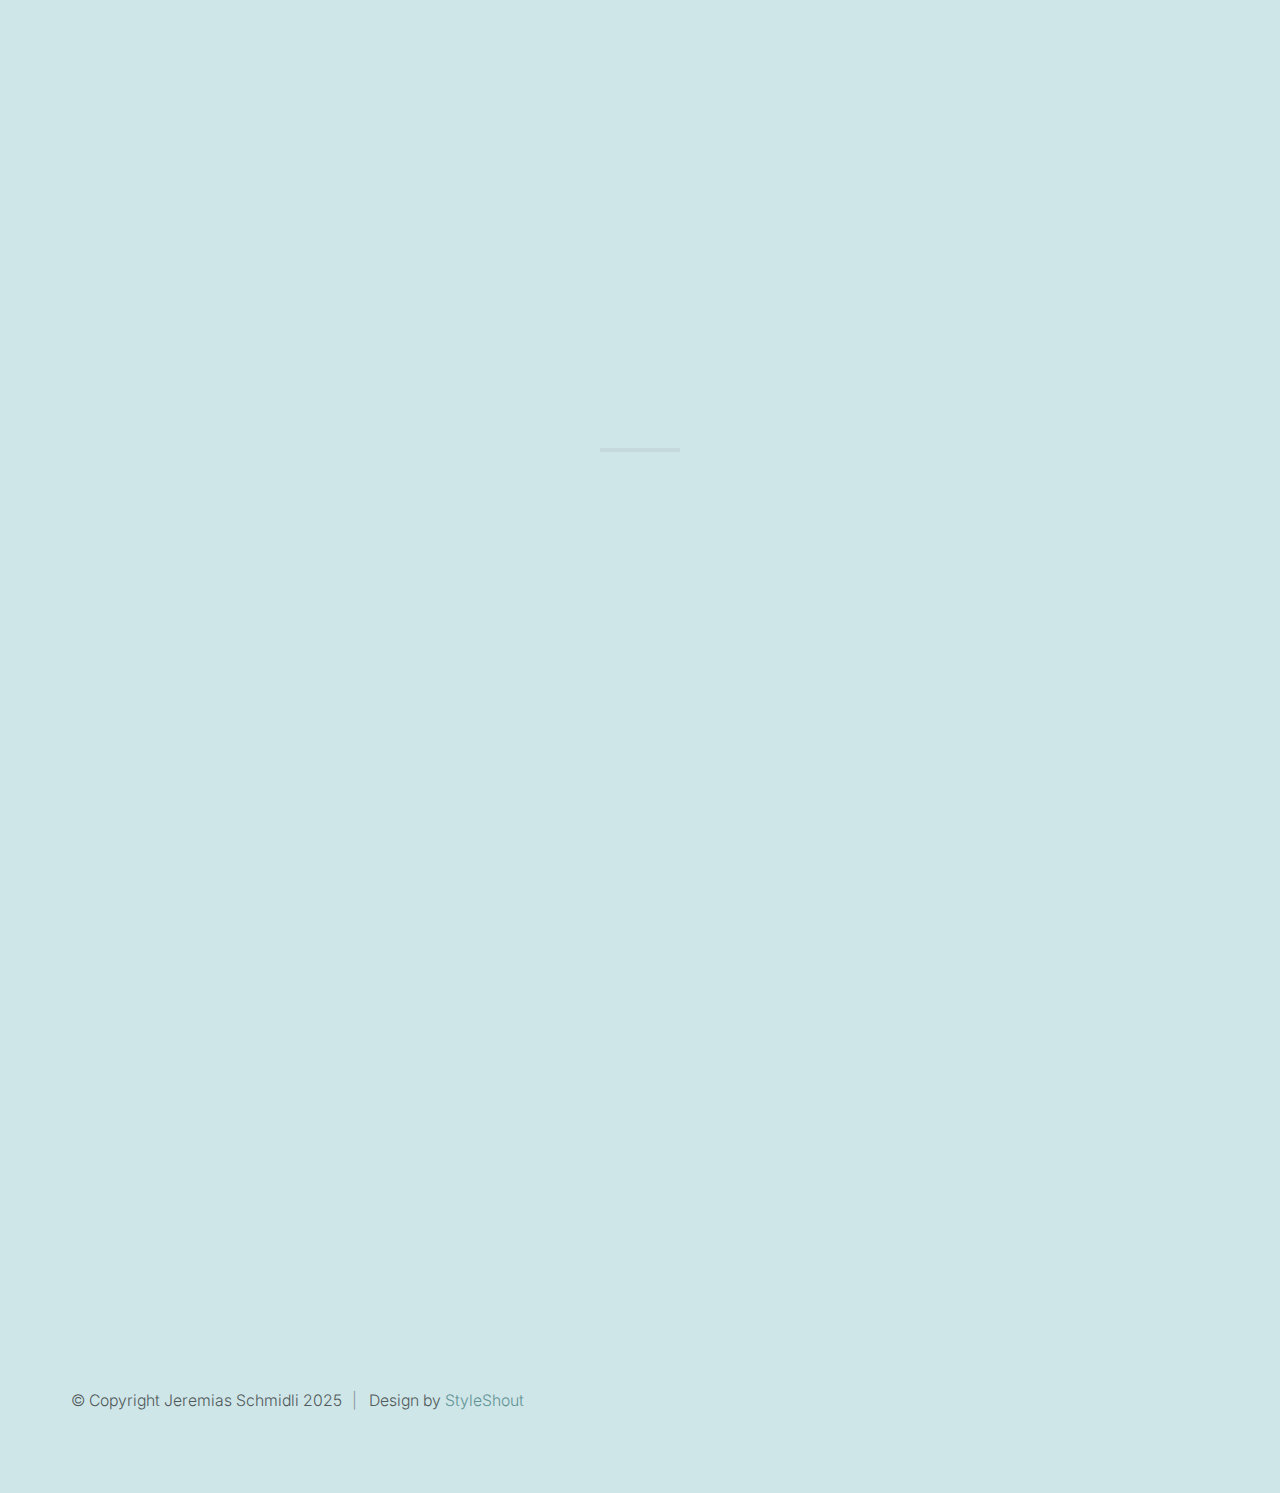
<file: index.html>
<!DOCTYPE html>
<html lang="en" class="no-js" >
<head>

    <!--- basic page needs
    ================================================== -->
    <meta charset="utf-8">
    <meta name="viewport" content="width=device-width, initial-scale=1">
    <title>Jeremias Schmidli</title>

    <script>
        document.documentElement.classList.remove('no-js');
        document.documentElement.classList.add('js');
    </script>

    <!-- CSS
    ================================================== -->
    <link rel="stylesheet" href="css/vendor.css">
    <link rel="stylesheet" href="css/styles.css">

    <!-- favicons
    ================================================== -->
    <link rel="apple-touch-icon" sizes="180x180" href="apple-touch-icon.png">
    <link rel="icon" type="image/png" sizes="32x32" href="favicon-32x32.png">
    <link rel="icon" type="image/png" sizes="16x16" href="favicon-16x16.png">
    <link rel="manifest" href="site.webmanifest">

</head>


<body id="top">


    <!-- preloader
    ================================================== -->
    <div id="preloader">
        <div id="loader" class="line"></div>
    </div>


    <!-- page wrap
    ================================================== -->
    <div id="page" class="s-pagewrap">


        <!-- # site header 
        ================================================== -->
        <header id="masthead" class="s-header">

             <div class="s-header__block">
                <div class="s-header__branding">
                    <p class="site-title">
                        <a href="index.html" rel="home">Jeremias Schmidli</a>
                    </p>
                </div>

                <a class="s-header__menu-toggle" href="#0"><span>Menu</span></a>
            </div> <!-- end s-header__block -->

            <div class="row s-header__nav-wrap">

                <nav class="s-header__nav">
                    <ul>

                    </ul>
                </nav> <!-- end s-header__nav -->



            </div> <!-- end s-header__nav-wrap -->

        </header> <!-- end s-header -->


        <!-- intro
        ================================================== -->
        <section id="intro" class="s-intro">

            <div class="row">
                <div class="column lg-12 s-intro__content">

                    <div class="s-intro__text">
                        <h1 class="s-intro__text-huge animate-on-load">
                            Jeremias Schmidli
                        </h1>
                        <h3 class="animate-on-load">Pianist   Composer   Educator</h3>
                    </div>

                    <div class="s-intro__bg"></div>

                </div>
            </div>

        </section> <!-- end s-intro -->


     

        <!-- # site footer
        ================================================== -->
        <footer id="colophon" class="s-footer">

            

            <div class="row s-footer__bottom">
                <div class="column ss-copyright">
                    <span>© Copyright Jeremias Schmidli 2025</span> 
                    <span>Design by <a href="https://www.styleshout.com/">StyleShout</a></span>
                </div>

                <div class="ss-go-top">
                    <a class="smoothscroll" title="Back to Top" href="#top">
                        <svg xmlns="http://www.w3.org/2000/svg" width="24" height="24" viewBox="0 0 24 24" style="fill: rgba(0, 0, 0, 1);transform: ;msFilter:;"><path d="M6 4h12v2H6zm5 10v6h2v-6h5l-6-6-6 6z"></path></svg>
                    </a>
                </div>
            </div> <!-- end s-footer__bottom-->

        </footer> <!-- end s-footer -->

    </div> <!-- end s-pagewrap -->


    <!-- photoswipe background
    ================================================== -->
    <div aria-hidden="true" class="pswp" role="dialog" tabindex="-1">

        <div class="pswp__bg"></div>
        <div class="pswp__scroll-wrap">

            <div class="pswp__container">
                <div class="pswp__item"></div>
                <div class="pswp__item"></div>
                <div class="pswp__item"></div>
            </div>

            <div class="pswp__ui pswp__ui--hidden">
                <div class="pswp__top-bar">
                    <div class="pswp__counter"></div><button class="pswp__button pswp__button--close" title="Close (Esc)"></button> <button class="pswp__button pswp__button--share" title=
                    "Share"></button> <button class="pswp__button pswp__button--fs" title="Toggle fullscreen"></button> <button class="pswp__button pswp__button--zoom" title=
                    "Zoom in/out"></button>
                    <div class="pswp__preloader">
                        <div class="pswp__preloader__icn">
                            <div class="pswp__preloader__cut">
                                <div class="pswp__preloader__donut"></div>
                            </div>
                        </div>
                    </div>
                </div>
                <div class="pswp__share-modal pswp__share-modal--hidden pswp__single-tap">
                    <div class="pswp__share-tooltip"></div>
                </div><button class="pswp__button pswp__button--arrow--left" title="Previous (arrow left)"></button> <button class="pswp__button pswp__button--arrow--right" title=
                "Next (arrow right)"></button>
                <div class="pswp__caption">
                    <div class="pswp__caption__center"></div>
                </div>
            </div>

        </div>

    </div> <!-- end photoSwipe background -->


    <!-- Java Script
    ================================================== -->
    <script src="js/plugins.js"></script>
    <script src="js/main.js"></script>

</body>
</html>
</file>
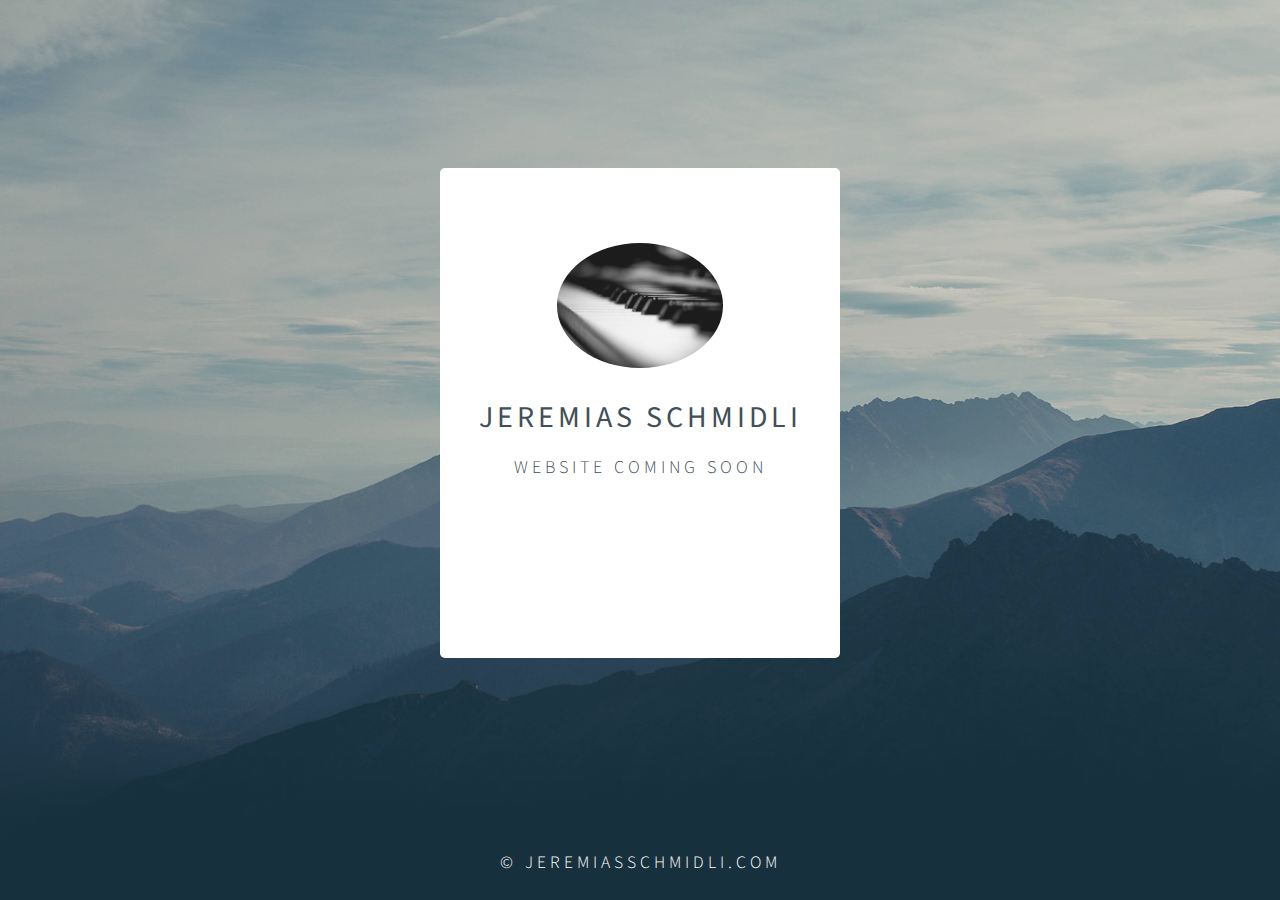
<file: Archiv/index.html>
<!DOCTYPE html>
<html lang="en">
<head>
    <meta charset="UTF-8">
    <meta name="viewport" content="width=device-width, initial-scale=1.0">
    <meta http-equiv="X-UA-Compatible" content="ie=edge">
    <title>Jeremias Schmidli</title>

    <link rel="icon" href="https://html5rocket.github.io/assets/img/favicon.ico">
    <link rel="stylesheet" href="assets/css/main.css">

    <link href="https://fonts.googleapis.com/css?family=Source+Sans+Pro:200,300,400" rel="stylesheet">
</head>
<body>
    <div class="main">
        <section class="photo">
            <img src="assets/img/piano.jpg" alt="Photo">
        </section>
        <section class="info">
            <h1 class="name">Jeremias Schmidli</h1>
            <h2>Website coming soon</h2>
        </section>
<!--         <section class="links">
            <a href="https://webelieveinhyperspace.bandcamp.com">
                <svg xmlns="http://www.w3.org/2000/svg" height="16" width="16" viewBox="0 0 512 512"><path d="M256 8C119 8 8 119 8 256S119 504 256 504 504 393 504 256 393 8 256 8zm48.2 326.1h-181L207.9 178h181z"/></svg>
            </a
            ><a href="https://www.instagram.com/webelieveinhyperspace">
                <svg xmlns="http://www.w3.org/2000/svg" height="16" width="14" viewBox="0 0 448 512"><path d="M224.1 141c-63.6 0-114.9 51.3-114.9 114.9s51.3 114.9 114.9 114.9S339 319.5 339 255.9 287.7 141 224.1 141zm0 189.6c-41.1 0-74.7-33.5-74.7-74.7s33.5-74.7 74.7-74.7 74.7 33.5 74.7 74.7-33.6 74.7-74.7 74.7zm146.4-194.3c0 14.9-12 26.8-26.8 26.8-14.9 0-26.8-12-26.8-26.8s12-26.8 26.8-26.8 26.8 12 26.8 26.8zm76.1 27.2c-1.7-35.9-9.9-67.7-36.2-93.9-26.2-26.2-58-34.4-93.9-36.2-37-2.1-147.9-2.1-184.9 0-35.8 1.7-67.6 9.9-93.9 36.1s-34.4 58-36.2 93.9c-2.1 37-2.1 147.9 0 184.9 1.7 35.9 9.9 67.7 36.2 93.9s58 34.4 93.9 36.2c37 2.1 147.9 2.1 184.9 0 35.9-1.7 67.7-9.9 93.9-36.2 26.2-26.2 34.4-58 36.2-93.9 2.1-37 2.1-147.8 0-184.8zM398.8 388c-7.8 19.6-22.9 34.7-42.6 42.6-29.5 11.7-99.5 9-132.1 9s-102.7 2.6-132.1-9c-19.6-7.8-34.7-22.9-42.6-42.6-11.7-29.5-9-99.5-9-132.1s-2.6-102.7 9-132.1c7.8-19.6 22.9-34.7 42.6-42.6 29.5-11.7 99.5-9 132.1-9s102.7-2.6 132.1 9c19.6 7.8 34.7 22.9 42.6 42.6 11.7 29.5 9 99.5 9 132.1s2.7 102.7-9 132.1z"/></svg>
            </a
            ><a href="https://www.facebook.com/webelieveinhyperspace/">
                <svg xmlns="http://www.w3.org/2000/svg" width="24" height="24" viewBox="0 0 24 24"><path d="M9 8h-3v4h3v12h5v-12h3.642l.358-4h-4v-1.667c0-.955.192-1.333 1.115-1.333h2.885v-5h-3.808c-3.596 0-5.192 1.583-5.192 4.615v3.385z"/></svg>
            </a>
        </section> -->
    </div>
    <footer>
        &copy; jeremiasschmidli.com
    </footer>
</body>
</html>
</file>
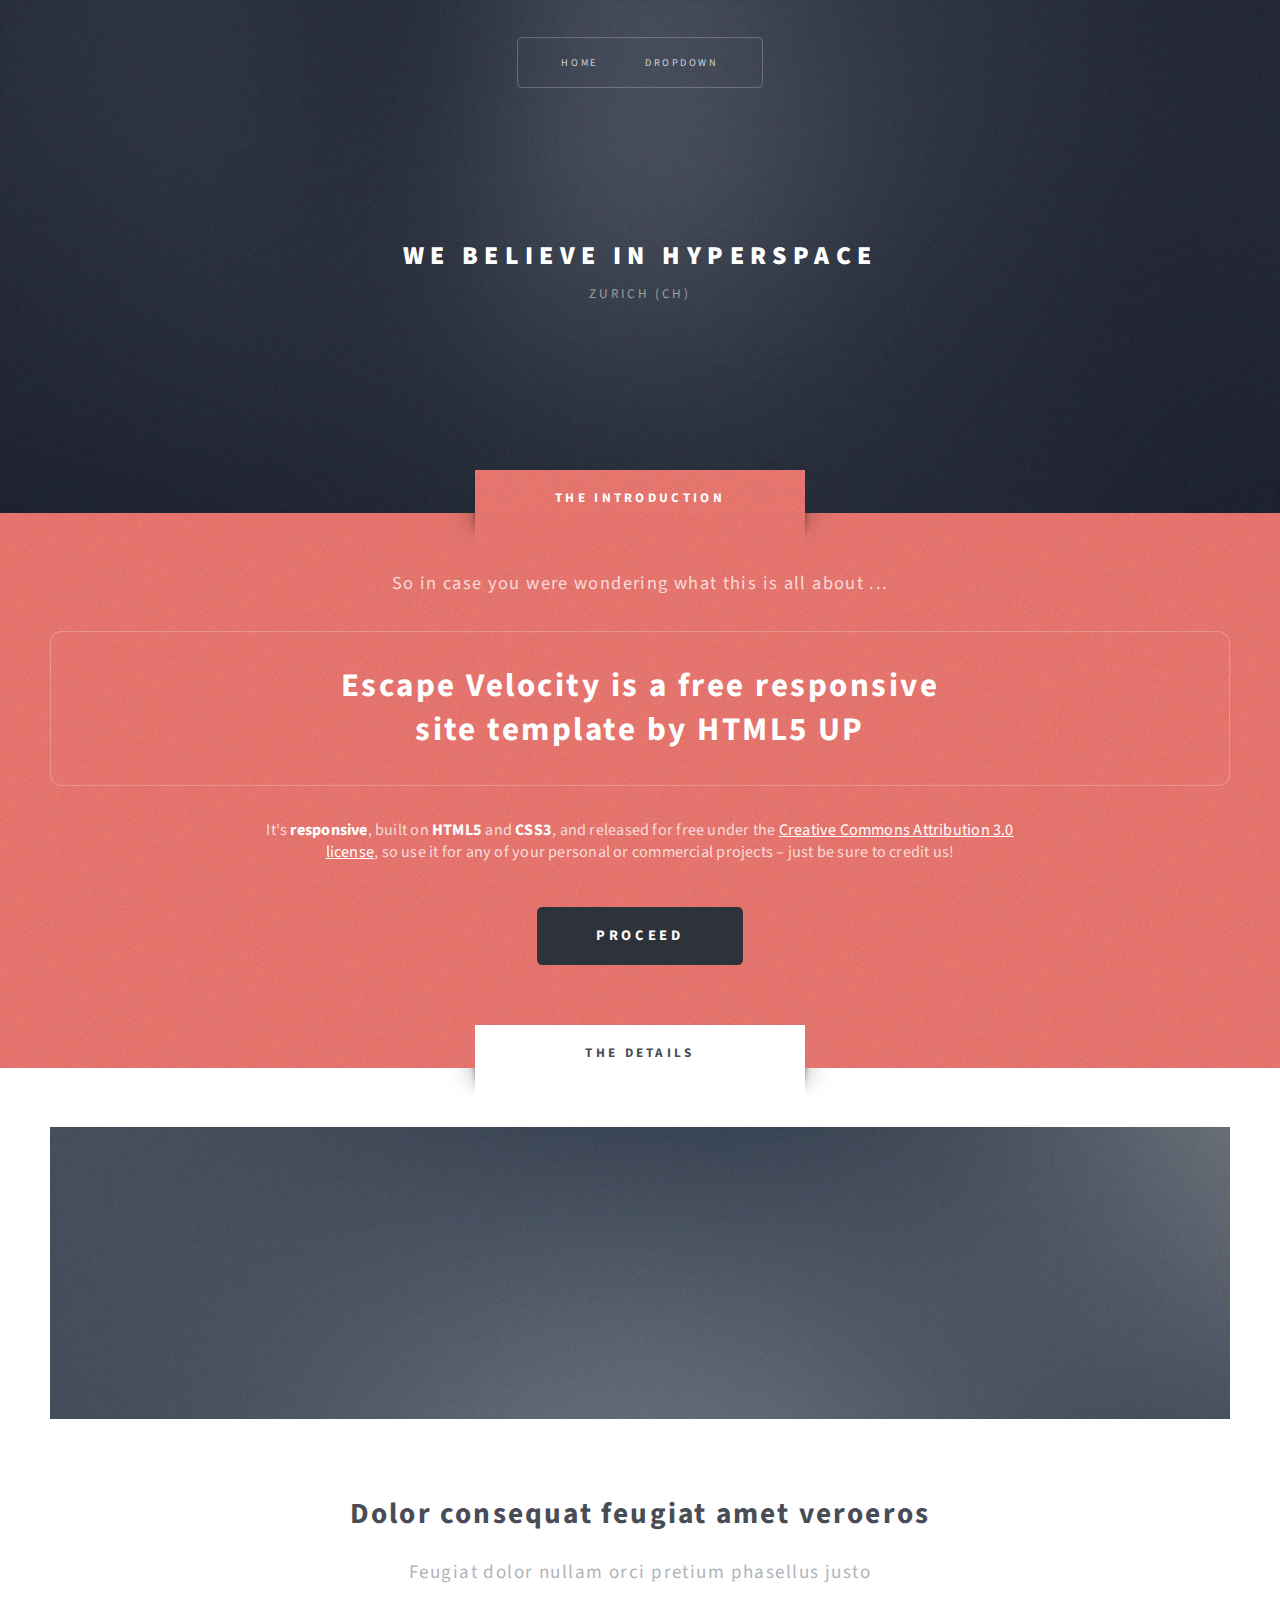
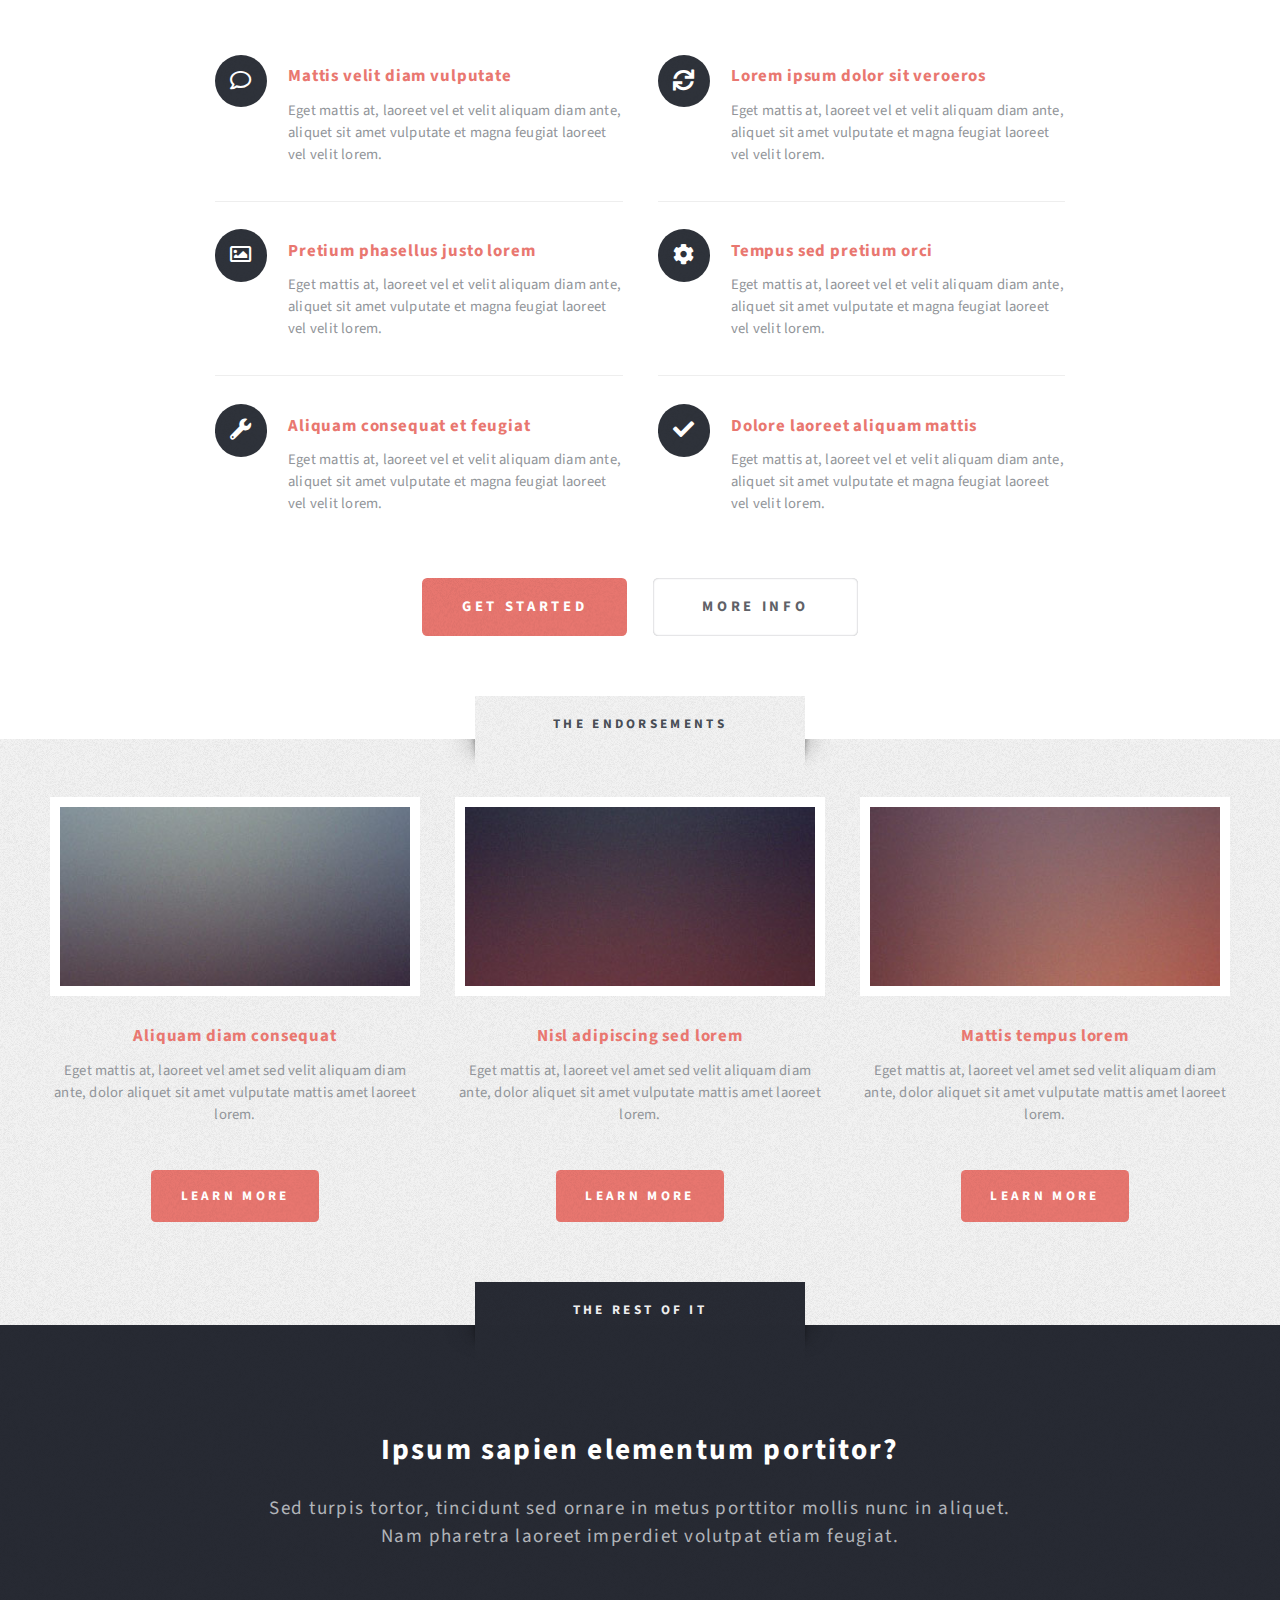
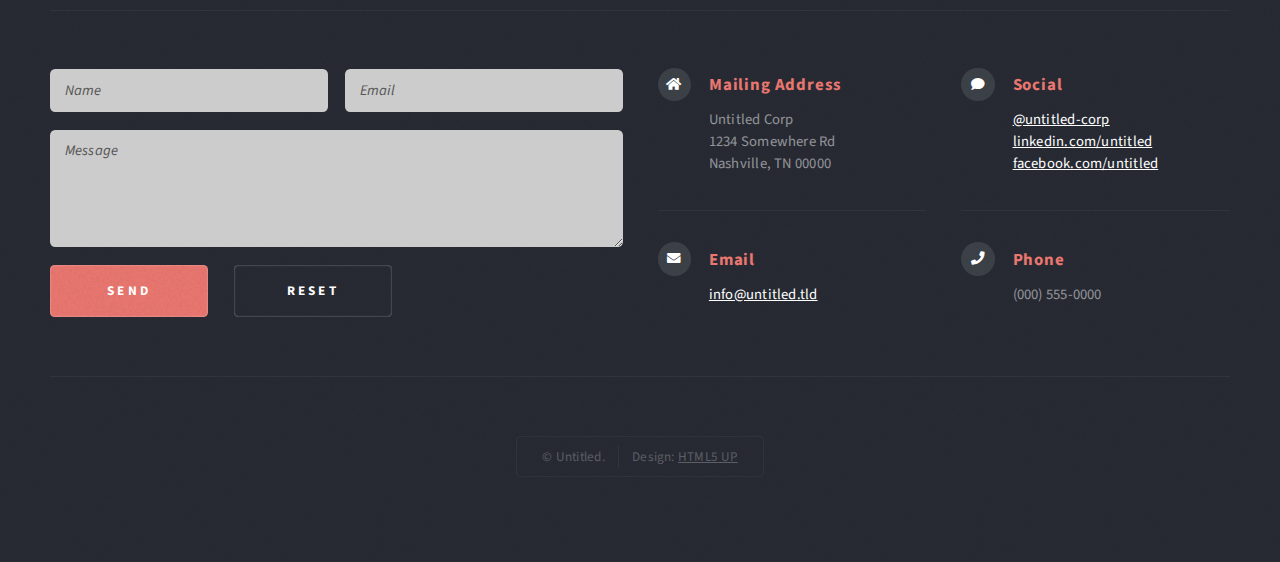
<file: html5up-escape-velocity/index.html>
<!DOCTYPE HTML>
<!--
	Escape Velocity by HTML5 UP
	html5up.net | @ajlkn
	Free for personal and commercial use under the CCA 3.0 license (html5up.net/license)
-->
<html>
	<head>
		<title>We Believe In Hyperspace</title>
		<meta charset="utf-8" />
		<meta name="viewport" content="width=device-width, initial-scale=1, user-scalable=no" />
		<link rel="stylesheet" href="assets/css/main.css" />
	</head>
	<body class="homepage is-preload">
		<div id="page-wrapper">

			<!-- Header -->
				<section id="header" class="wrapper">

					<!-- Logo -->
						<div id="logo">
							<h1><a href="index.html">We Believe In Hyperspace</a></h1>
							<p>Zurich (CH)</p>
						</div>

					<!-- Nav -->
						<nav id="nav">
							<ul>
								<li class="current"><a href="index.html">Home</a></li>
								<li>
									<a href="#">Dropdown</a>
									<ul>
										<li><a href="#">Lorem ipsum</a></li>
										<li><a href="#">Magna veroeros</a></li>
										<li><a href="#">Etiam nisl</a></li>
										<li>
											<a href="#">Sed consequat</a>
											<ul>
												<li><a href="#">Lorem dolor</a></li>
												<li><a href="#">Amet consequat</a></li>
												<li><a href="#">Magna phasellus</a></li>
												<li><a href="#">Etiam nisl</a></li>
												<li><a href="#">Sed feugiat</a></li>
											</ul>
										</li>
										<li><a href="#">Nisl tempus</a></li>
									</ul>
								</li>
<!-- 								<li><a href="left-sidebar.html">Left Sidebar</a></li>
								<li><a href="right-sidebar.html">Right Sidebar</a></li>
								<li><a href="no-sidebar.html">No Sidebar</a></li> -->
							</ul>
						</nav>

				</section>

			<!-- Intro -->
				<section id="intro" class="wrapper style1">
					<div class="title">The Introduction</div>
					<div class="container">
						<p class="style1">So in case you were wondering what this is all about ...</p>
						<p class="style2">
							Escape Velocity is a free responsive<br class="mobile-hide" />
							site template by <a href="http://html5up.net" class="nobr">HTML5 UP</a>
						</p>
						<p class="style3">It's <strong>responsive</strong>, built on <strong>HTML5</strong> and <strong>CSS3</strong>, and released for
						free under the <a href="http://html5up.net/license">Creative Commons Attribution 3.0 license</a>, so use it for any of
						your personal or commercial projects &ndash; just be sure to credit us!</p>
						<ul class="actions">
							<li><a href="#" class="button style3 large">Proceed</a></li>
						</ul>
					</div>
				</section>

			<!-- Main -->
				<section id="main" class="wrapper style2">
					<div class="title">The Details</div>
					<div class="container">

						<!-- Image -->
							<a href="#" class="image featured">
								<img src="images/pic01.jpg" alt="" />
							</a>

						<!-- Features -->
							<section id="features">
								<header class="style1">
									<h2>Dolor consequat feugiat amet veroeros</h2>
									<p>Feugiat dolor nullam orci pretium phasellus justo</p>
								</header>
								<div class="feature-list">
									<div class="row">
										<div class="col-6 col-12-medium">
											<section>
												<h3 class="icon fa-comment">Mattis velit diam vulputate</h3>
												<p>Eget mattis at, laoreet vel et velit aliquam diam ante, aliquet sit amet vulputate et magna feugiat laoreet vel velit lorem.</p>
											</section>
										</div>
										<div class="col-6 col-12-medium">
											<section>
												<h3 class="icon solid fa-sync">Lorem ipsum dolor sit veroeros</h3>
												<p>Eget mattis at, laoreet vel et velit aliquam diam ante, aliquet sit amet vulputate et magna feugiat laoreet vel velit lorem.</p>
											</section>
										</div>
										<div class="col-6 col-12-medium">
											<section>
												<h3 class="icon fa-image">Pretium phasellus justo lorem</h3>
												<p>Eget mattis at, laoreet vel et velit aliquam diam ante, aliquet sit amet vulputate et magna feugiat laoreet vel velit lorem.</p>
											</section>
										</div>
										<div class="col-6 col-12-medium">
											<section>
												<h3 class="icon solid fa-cog">Tempus sed pretium orci</h3>
												<p>Eget mattis at, laoreet vel et velit aliquam diam ante, aliquet sit amet vulputate et magna feugiat laoreet vel velit lorem.</p>
											</section>
										</div>
										<div class="col-6 col-12-medium">
											<section>
												<h3 class="icon solid fa-wrench">Aliquam consequat et feugiat</h3>
												<p>Eget mattis at, laoreet vel et velit aliquam diam ante, aliquet sit amet vulputate et magna feugiat laoreet vel velit lorem.</p>
											</section>
										</div>
										<div class="col-6 col-12-medium">
											<section>
												<h3 class="icon solid fa-check">Dolore laoreet aliquam mattis</h3>
												<p>Eget mattis at, laoreet vel et velit aliquam diam ante, aliquet sit amet vulputate et magna feugiat laoreet vel velit lorem.</p>
											</section>
										</div>
									</div>
								</div>
								<ul class="actions special">
									<li><a href="#" class="button style1 large">Get Started</a></li>
									<li><a href="#" class="button style2 large">More Info</a></li>
								</ul>
							</section>

					</div>
				</section>

			<!-- Highlights -->
				<section id="highlights" class="wrapper style3">
					<div class="title">The Endorsements</div>
					<div class="container">
						<div class="row aln-center">
							<div class="col-4 col-12-medium">
								<section class="highlight">
									<a href="#" class="image featured"><img src="images/pic02.jpg" alt="" /></a>
									<h3><a href="#">Aliquam diam consequat</a></h3>
									<p>Eget mattis at, laoreet vel amet sed velit aliquam diam ante, dolor aliquet sit amet vulputate mattis amet laoreet lorem.</p>
									<ul class="actions">
										<li><a href="#" class="button style1">Learn More</a></li>
									</ul>
								</section>
							</div>
							<div class="col-4 col-12-medium">
								<section class="highlight">
									<a href="#" class="image featured"><img src="images/pic03.jpg" alt="" /></a>
									<h3><a href="#">Nisl adipiscing sed lorem</a></h3>
									<p>Eget mattis at, laoreet vel amet sed velit aliquam diam ante, dolor aliquet sit amet vulputate mattis amet laoreet lorem.</p>
									<ul class="actions">
										<li><a href="#" class="button style1">Learn More</a></li>
									</ul>
								</section>
							</div>
							<div class="col-4 col-12-medium">
								<section class="highlight">
									<a href="#" class="image featured"><img src="images/pic04.jpg" alt="" /></a>
									<h3><a href="#">Mattis tempus lorem</a></h3>
									<p>Eget mattis at, laoreet vel amet sed velit aliquam diam ante, dolor aliquet sit amet vulputate mattis amet laoreet lorem.</p>
									<ul class="actions">
										<li><a href="#" class="button style1">Learn More</a></li>
									</ul>
								</section>
							</div>
						</div>
					</div>
				</section>

			<!-- Footer -->
				<section id="footer" class="wrapper">
					<div class="title">The Rest Of It</div>
					<div class="container">
						<header class="style1">
							<h2>Ipsum sapien elementum portitor?</h2>
							<p>
								Sed turpis tortor, tincidunt sed ornare in metus porttitor mollis nunc in aliquet.<br />
								Nam pharetra laoreet imperdiet volutpat etiam feugiat.
							</p>
						</header>
						<div class="row">
							<div class="col-6 col-12-medium">

								<!-- Contact Form -->
									<section>
										<form method="post" action="#">
											<div class="row gtr-50">
												<div class="col-6 col-12-small">
													<input type="text" name="name" id="contact-name" placeholder="Name" />
												</div>
												<div class="col-6 col-12-small">
													<input type="text" name="email" id="contact-email" placeholder="Email" />
												</div>
												<div class="col-12">
													<textarea name="message" id="contact-message" placeholder="Message" rows="4"></textarea>
												</div>
												<div class="col-12">
													<ul class="actions">
														<li><input type="submit" class="style1" value="Send" /></li>
														<li><input type="reset" class="style2" value="Reset" /></li>
													</ul>
												</div>
											</div>
										</form>
									</section>

							</div>
							<div class="col-6 col-12-medium">

								<!-- Contact -->
									<section class="feature-list small">
										<div class="row">
											<div class="col-6 col-12-small">
												<section>
													<h3 class="icon solid fa-home">Mailing Address</h3>
													<p>
														Untitled Corp<br />
														1234 Somewhere Rd<br />
														Nashville, TN 00000
													</p>
												</section>
											</div>
											<div class="col-6 col-12-small">
												<section>
													<h3 class="icon solid fa-comment">Social</h3>
													<p>
														<a href="#">@untitled-corp</a><br />
														<a href="#">linkedin.com/untitled</a><br />
														<a href="#">facebook.com/untitled</a>
													</p>
												</section>
											</div>
											<div class="col-6 col-12-small">
												<section>
													<h3 class="icon solid fa-envelope">Email</h3>
													<p>
														<a href="#">info@untitled.tld</a>
													</p>
												</section>
											</div>
											<div class="col-6 col-12-small">
												<section>
													<h3 class="icon solid fa-phone">Phone</h3>
													<p>
														(000) 555-0000
													</p>
												</section>
											</div>
										</div>
									</section>

							</div>
						</div>
						<div id="copyright">
							<ul>
								<li>&copy; Untitled.</li><li>Design: <a href="http://html5up.net">HTML5 UP</a></li>
							</ul>
						</div>
					</div>
				</section>

		</div>

		<!-- Scripts -->
			<script src="assets/js/jquery.min.js"></script>
			<script src="assets/js/jquery.dropotron.min.js"></script>
			<script src="assets/js/browser.min.js"></script>
			<script src="assets/js/breakpoints.min.js"></script>
			<script src="assets/js/util.js"></script>
			<script src="assets/js/main.js"></script>

	</body>
</html>
</file>
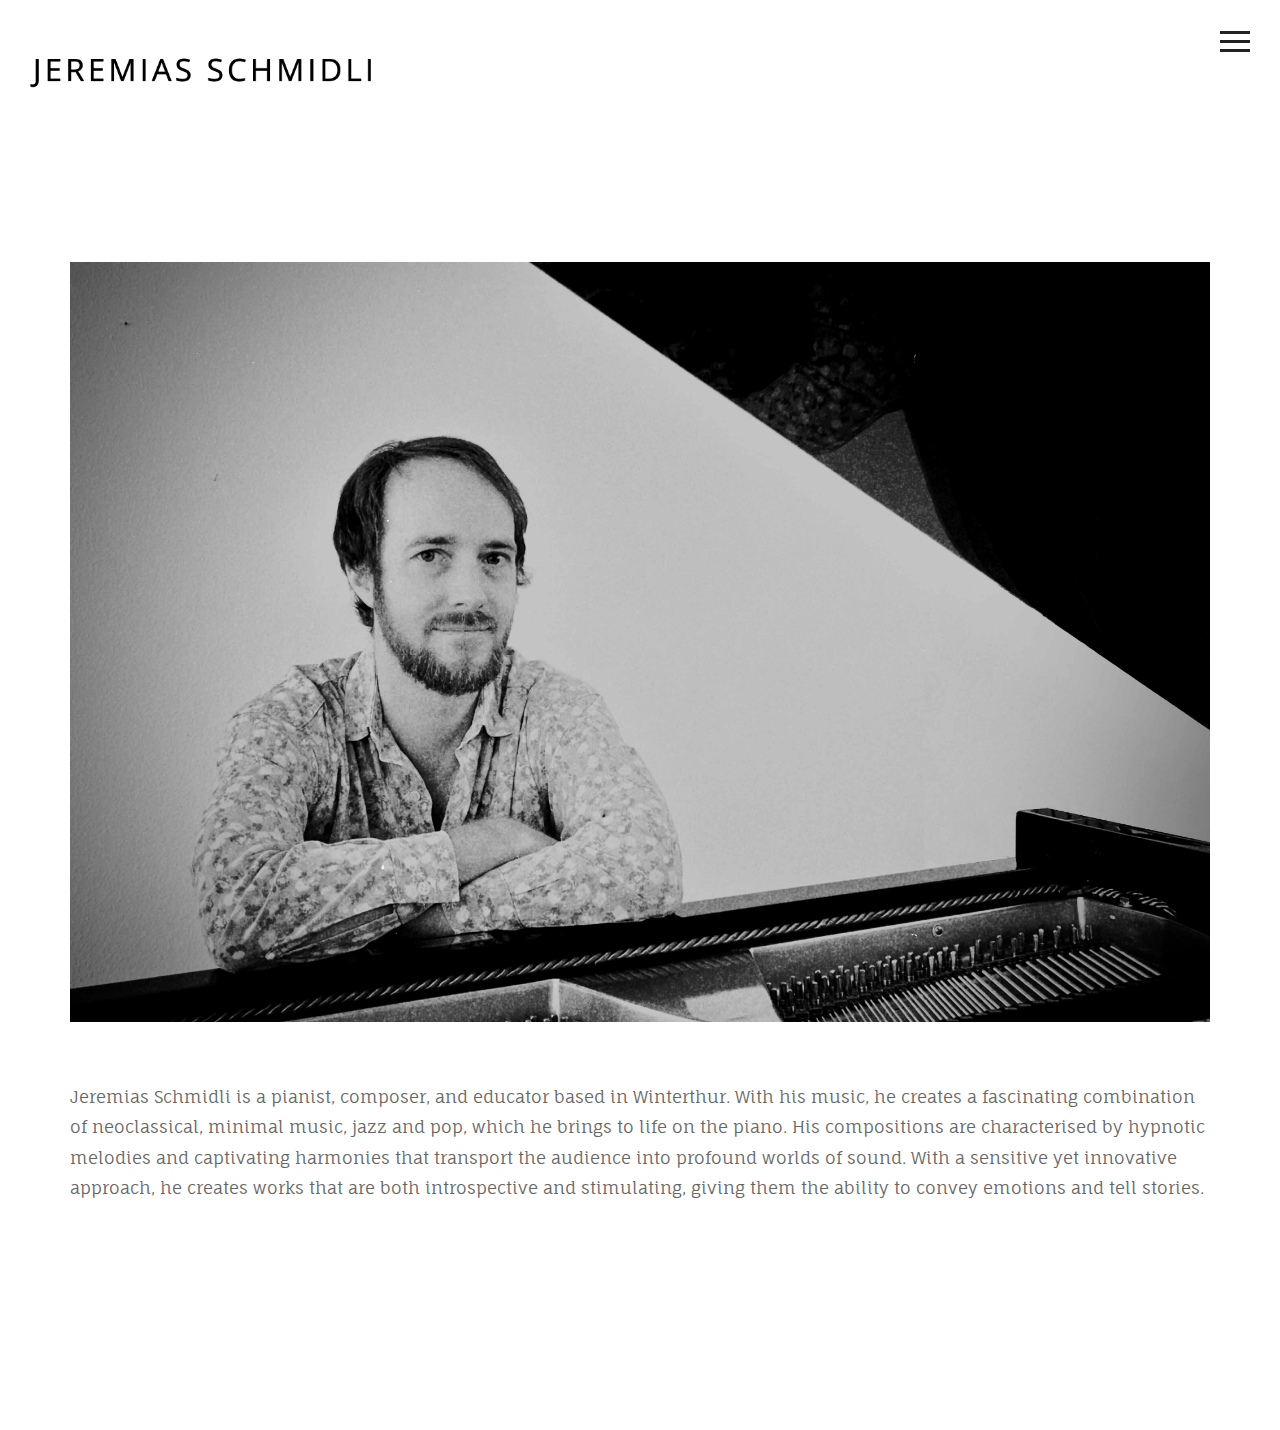
<file: about.html>
<!DOCTYPE html>
<html lang="en">
   <head>
      <meta charset="utf-8">
      <meta http-equiv="X-UA-Compatible" content="IE=edge">
      <meta name="viewport" content="width=device-width, initial-scale=1">
      <meta name="description" content="">
      <meta name="author" content="">
      <title>Jeremias Schmidli - About</title>
      <!-- Css -->
      <link href="css/bootstrap.css" rel="stylesheet">
      <link href="css/style.css" rel="stylesheet">
         <link rel="icon" type="image/png" sizes="32x32" href="/img/favicons/favicon-32x32.png?v=2">
         <link rel="icon" type="image/png" sizes="16x16" href="/img/favicons/favicon-16x16.png?v=2">
         <link rel="icon" href="/img/favicons/favicon.ico?v=2">
         <link rel="apple-touch-icon" sizes="180x180" href="/img/favicons/apple-touch-icon.png?v=2">
         <link rel="manifest" href="/site.webmanifest?v=2">
         <meta name="theme-color" content="#ffffff">
   </head>
   <body>
      <nav class="navbar navbar-default color-fill navbar-fixed-top">
         <div class="col-md-12">
            <div class="nav">
               <button class="btn-nav">
               <span class="icon-bar top"></span>
               <span class="icon-bar middle"></span>
               <span class="icon-bar bottom"></span>
               </button>
            </div>
            <a class="navbar-brand" href="index.html">
            <img class="logo" src="img/logo.png" alt="logo">
            </a>
            <div class="nav-content hideNav hidden">
               <ul class="nav-list vcenter">
                  <li class="nav-item"><a class="item-anchor" href="index.html">Home</a></li>
                  <li class="nav-item"><a class="item-anchor" href="about.html">About</a></li>
                  <li class="nav-item"><a class="item-anchor" href="projects.html">Projects</a></li>
                  <li class="nav-item"><a class="item-anchor" href="portfolio.html">Portfolio</a></li>
                  <li class="nav-item"><a class="item-anchor" href="live.html">Live</a></li>
                  <li class="nav-item"><a class="item-anchor" href="newsletter.html">Newsletter</a></li>
                  <li class="nav-item"><a class="item-anchor" href="contact.html">Contact</a></li>
               </ul>
            </div>
         </div>
      </nav>
      <section id="about">
         <div class="container">
            <div class="row">
               <div class="col-md-12">
                  <img class="img-responsive margin-top-45 margin-bottom-60" src="img/about.jpeg" alt="about" title="photo by Martina Düthorn">
                  <p>
                     Jeremias Schmidli is a pianist, composer, and educator based in Winterthur. With his music, he creates a fascinating combination of neoclassical, minimal music, jazz and pop, which he brings to life on the piano. His compositions are characterised by hypnotic melodies and captivating harmonies that transport the audience into profound worlds of sound. With a sensitive yet innovative approach, he creates works that are both introspective and stimulating, giving them the ability to convey emotions and tell stories.
                  </p>
               </div>
            </div>
            <br>

      </section>
      <!-- script -->
      <script src="js/jquery.js"></script>
      <script src="js/bootstrap.min.js"></script>
      <script src="js/modernizr.js"></script>
      <script src="js/script.js"></script>
   </body>  
</html>
</file>
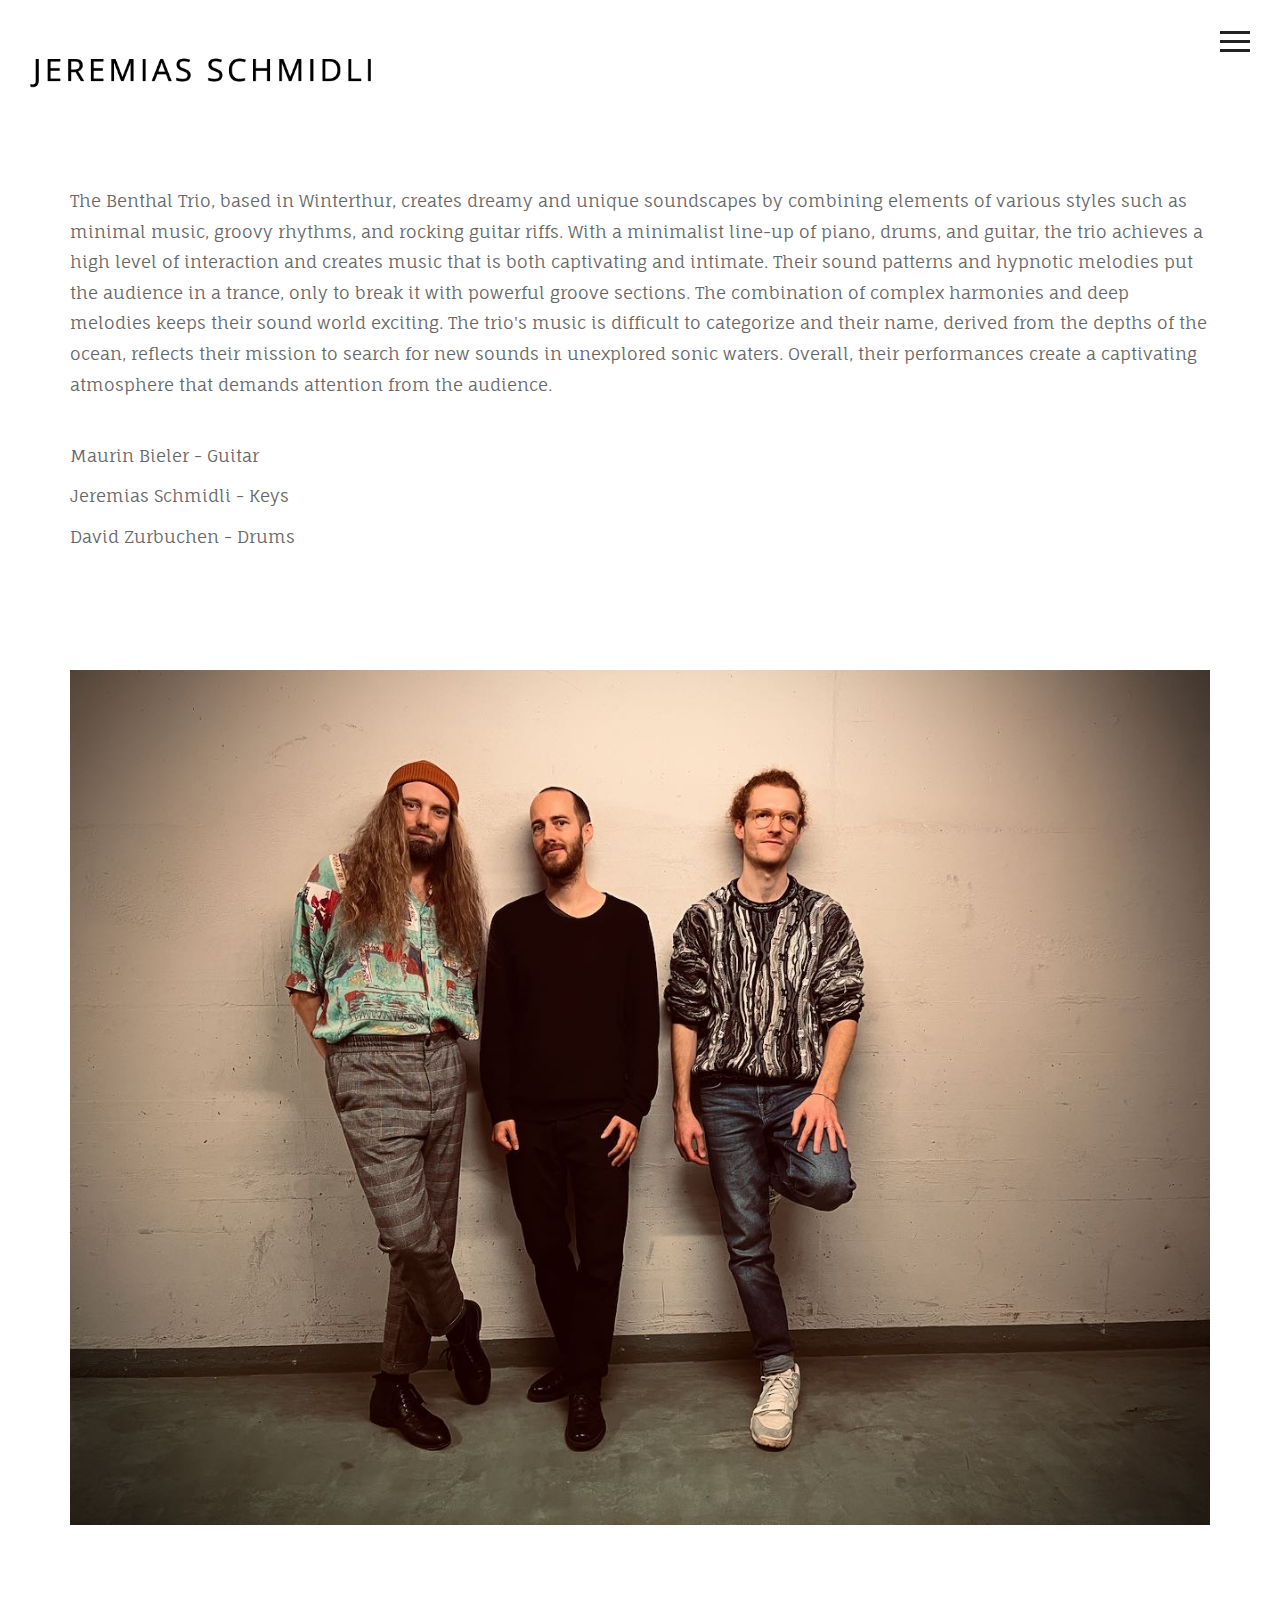
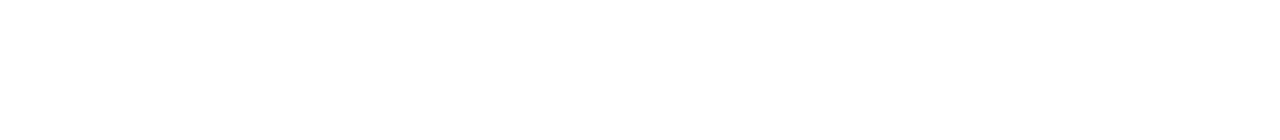
<file: band.html>
<!DOCTYPE html>
<html lang="en">
   <head>
      <meta charset="utf-8">
      <meta http-equiv="X-UA-Compatible" content="IE=edge">
      <meta name="viewport" content="width=device-width, initial-scale=1">
      <meta name="description" content="">
      <meta name="author" content="">
      <title>Jeremias Schmidli - Band</title>
      <!-- Css -->
      <link href="css/bootstrap.css" rel="stylesheet">
      <link href="css/style.css" rel="stylesheet">
      <link rel="icon" type="image/png" sizes="32x32" href="/img/favicons/favicon-32x32.png">
      <link rel="icon" type="image/png" sizes="16x16" href="/img/favicons/favicon-16x16.png">
      <link rel="icon" href="/img/favicons/favicon.ico">
      <link rel="apple-touch-icon" sizes="180x180" href="/img/favicons/apple-touch-icon.png">
      <link rel="manifest" href="/site.webmanifest">
      <meta name="theme-color" content="#ffffff">
   </head>
   <body>
      <nav class="navbar navbar-default color-fill navbar-fixed-top">
         <div class="col-md-12">
            <div class="nav">
               <button class="btn-nav">
               <span class="icon-bar top"></span>
               <span class="icon-bar middle"></span>
               <span class="icon-bar bottom"></span>
               </button>
            </div>
            <a class="navbar-brand" href="index.html">
            <img class="logo" src="img/logo.png" alt="logo">
            </a>
            <div class="nav-content hideNav hidden">
               <ul class="nav-list vcenter">
                  <li class="nav-item"><a class="item-anchor" href="index.html">Home</a></li>
                  <li class="nav-item"><a class="item-anchor" href="band.html">Band</a></li>
                  <li class="nav-item"><a class="item-anchor" href="projects.html">Projects</a></li>
                  <li class="nav-item"><a class="item-anchor" href="live.html">Live</a></li>
                  <li class="nav-item"><a class="item-anchor" href="media.html">Media</a></li>
                  <li class="nav-item"><a class="item-anchor" href="newsletter.html">Newsletter</a></li>
                  <li class="nav-item"><a class="item-anchor" href="contact.html">Contact</a></li>
               </ul>
            </div>
         </div>
      </nav>
      <section id="about">
         <div class="container">
            <div class="row">
               <div class="col-md-12">
                  <p>
                     The Benthal Trio, based in Winterthur, creates dreamy and unique soundscapes by combining elements of various styles such as minimal music, groovy rhythms, and rocking guitar riffs. With a minimalist line-up of piano, drums, and guitar, the trio achieves a high level of interaction and creates music that is both captivating and intimate. Their sound patterns and hypnotic melodies put the audience in a trance, only to break it with powerful groove sections. The combination of complex harmonies and deep melodies keeps their sound world exciting. The trio's music is difficult to categorize and their name, derived from the depths of the ocean, reflects their mission to search for new sounds in unexplored sonic waters. Overall, their performances create a captivating atmosphere that demands attention from the audience.
                     <br>
                     <br>

                  </p>
                  <p>Maurin Bieler - Guitar</p>
                     <p>Jeremias Schmidli - Keys</p>
                     <p>David Zurbuchen - Drums</p>
                  <br>
                  <img class="img-responsive margin-top-45" src="img/band.jpeg" alt="me" title="photo by Martina Düthorn">
               </div>
            </div>
            <br>

      </section>
      <!-- script -->
      <script src="js/jquery.js"></script>
      <script src="js/bootstrap.min.js"></script>
      <script src="js/modernizr.js"></script>
      <script src="js/script.js"></script>
   </body>
</html>
</file>
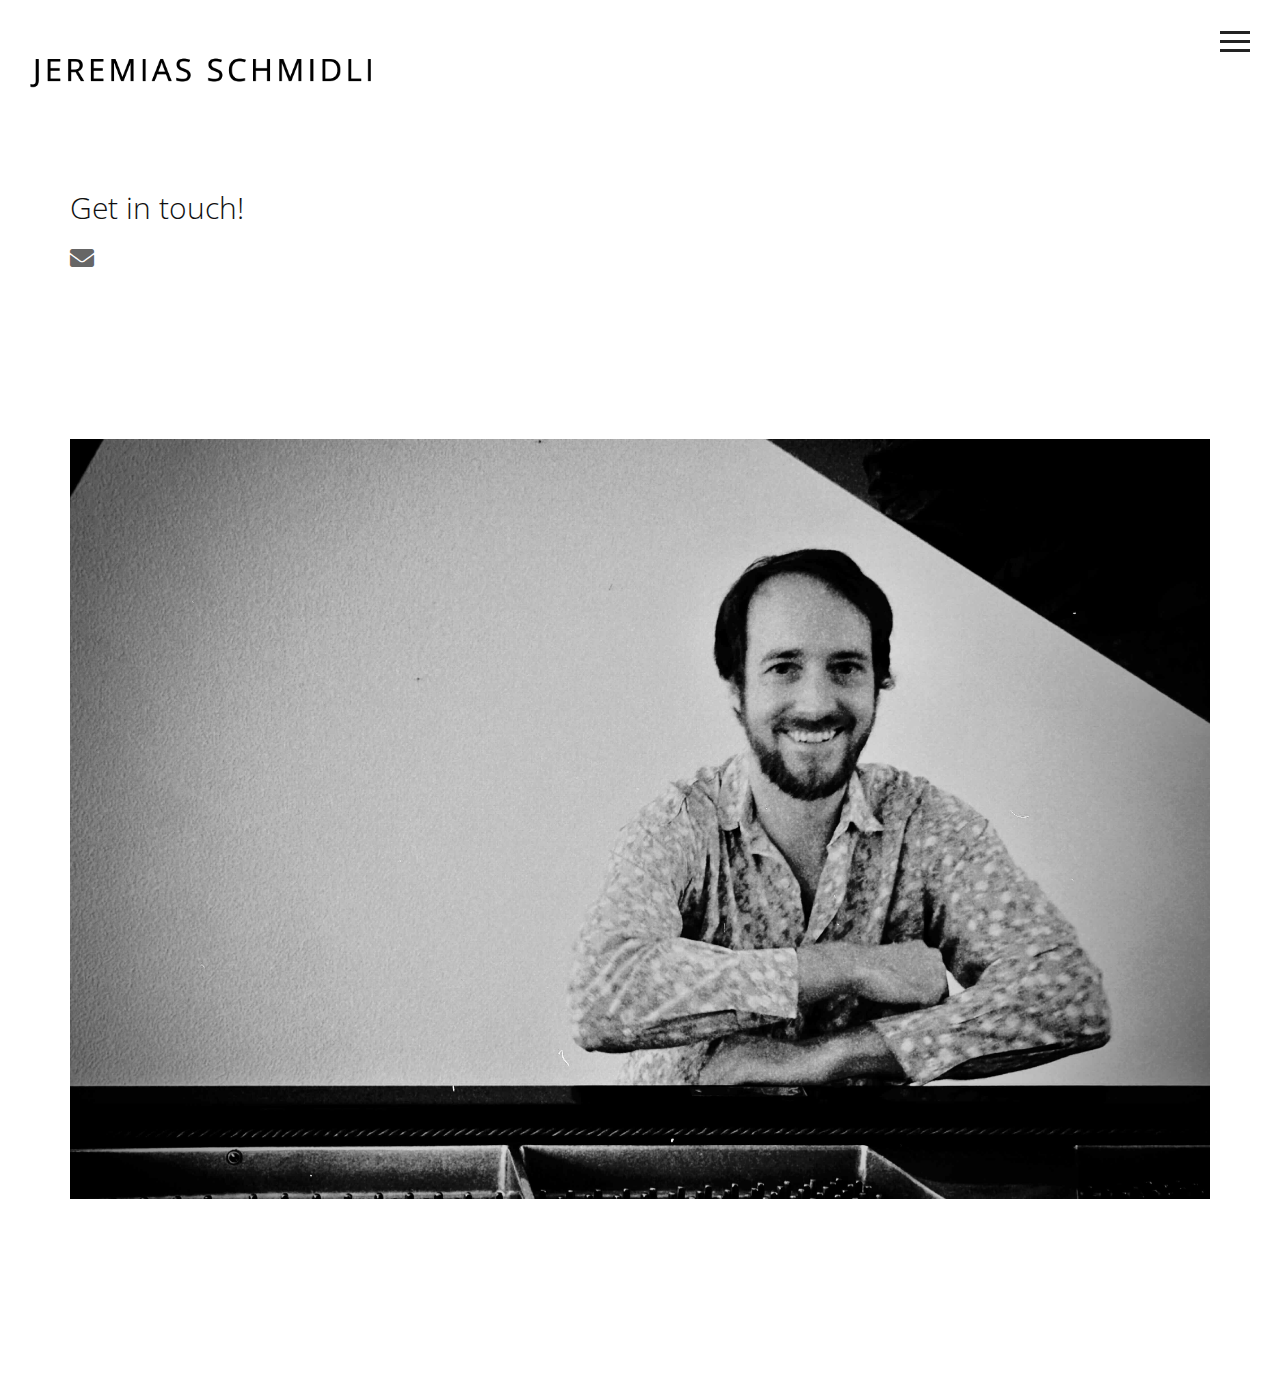
<file: contact.html>
<!DOCTYPE html>
<html lang="en">
   <head>
      <meta charset="utf-8">
      <meta http-equiv="X-UA-Compatible" content="IE=edge">
      <meta name="viewport" content="width=device-width, initial-scale=1">
      <meta name="description" content="">
      <meta name="author" content="">
      <title>Jeremias Schmidli - Contact</title>
      <!-- Css -->
      <link href="css/bootstrap.css" rel="stylesheet">
      <link href="css/style.css" rel="stylesheet">
      <link rel="icon" type="image/png" sizes="32x32" href="/img/favicons/favicon-32x32.png?v=2">
      <link rel="icon" type="image/png" sizes="16x16" href="/img/favicons/favicon-16x16.png?v=2">
      <link rel="icon" href="/img/favicons/favicon.ico?v=2">
      <link rel="apple-touch-icon" sizes="180x180" href="/img/favicons/apple-touch-icon.png?v=2">
      <link rel="manifest" href="/site.webmanifest?v=2">
      <meta name="theme-color" content="#ffffff">
      <link rel="stylesheet" href="https://cdnjs.cloudflare.com/ajax/libs/font-awesome/5.15.3/css/all.min.css">
   </head>
   <body>
      <nav class="navbar navbar-default color-fill navbar-fixed-top">
         <div class="col-md-12">
            <div class="nav">
               <button class="btn-nav">
               <span class="icon-bar top"></span>
               <span class="icon-bar middle"></span>
               <span class="icon-bar bottom"></span>
               </button>
            </div>
            <a class="navbar-brand" href="index.html">
            <img class="logo" src="img/logo.png" alt="logo">
            </a>
            <div class="nav-content hideNav hidden">
               <ul class="nav-list vcenter">
                  <li class="nav-item"><a class="item-anchor" href="index.html">Home</a></li>
                  <li class="nav-item"><a class="item-anchor" href="about.html">About</a></li>
                  <li class="nav-item"><a class="item-anchor" href="projects.html">Projects</a></li>
                  <li class="nav-item"><a class="item-anchor" href="portfolio.html">Portfolio</a></li>
                  <li class="nav-item"><a class="item-anchor" href="live.html">Live</a></li>
                  <li class="nav-item"><a class="item-anchor" href="newsletter.html">Newsletter</a></li>
                  <li class="nav-item"><a class="item-anchor" href="contact.html">Contact</a></li>
               </ul>
            </div>
         </div>
      </nav>

      <section>
         <div class="container">
            <div class="row">
               <div class="col-md-12">
                  <h2>
                     Get in touch! 
                  </h2>
                  <script type="text/javascript">
                     function decode(a) {
                     return a.replace(/[a-zA-Z]/g, function(c){
                     return String.fromCharCode((c <= "Z" ? 90 : 122) >= (c = c.charCodeAt(0) + 13) ? c : c - 26);
                     })
                     }; 
                     function openMailer(element) {
                     // decode and set a proper mailto: link, and update the displayed label
                     var decoded = decode("pbagnpg@wrerzvnffpuzvqyv.pbz");
                     element.setAttribute("href", "mailto:" + decoded);
                     element.removeAttribute("onclick");
                     var label = element.querySelector('.label');
                     if(label) label.textContent = "Open email software";
                     };
                  </script>
                  <h3>
                     <a id="email" href="" class="fas fa-envelope" onclick="openMailer(this);"><span class="label">Mail: please click</span></a>
                  </h3>
               </div>
            </div>
            <div class="row margin-top-45">
               <div class="col-md-12">
                  <img class="img-responsive margin-top-45" src="img/contact.jpeg" alt="contact" title="photo by Martina Düthorn">
               </div>
            </div>
         </div>
         </div>
      </section>
      <!-- script -->
      <script src="js/jquery.js"></script>
      <script src="js/bootstrap.min.js"></script>
      <script src="js/modernizr.js"></script>
      <script src="js/script.js"></script>
   </body>
</html>
</file>
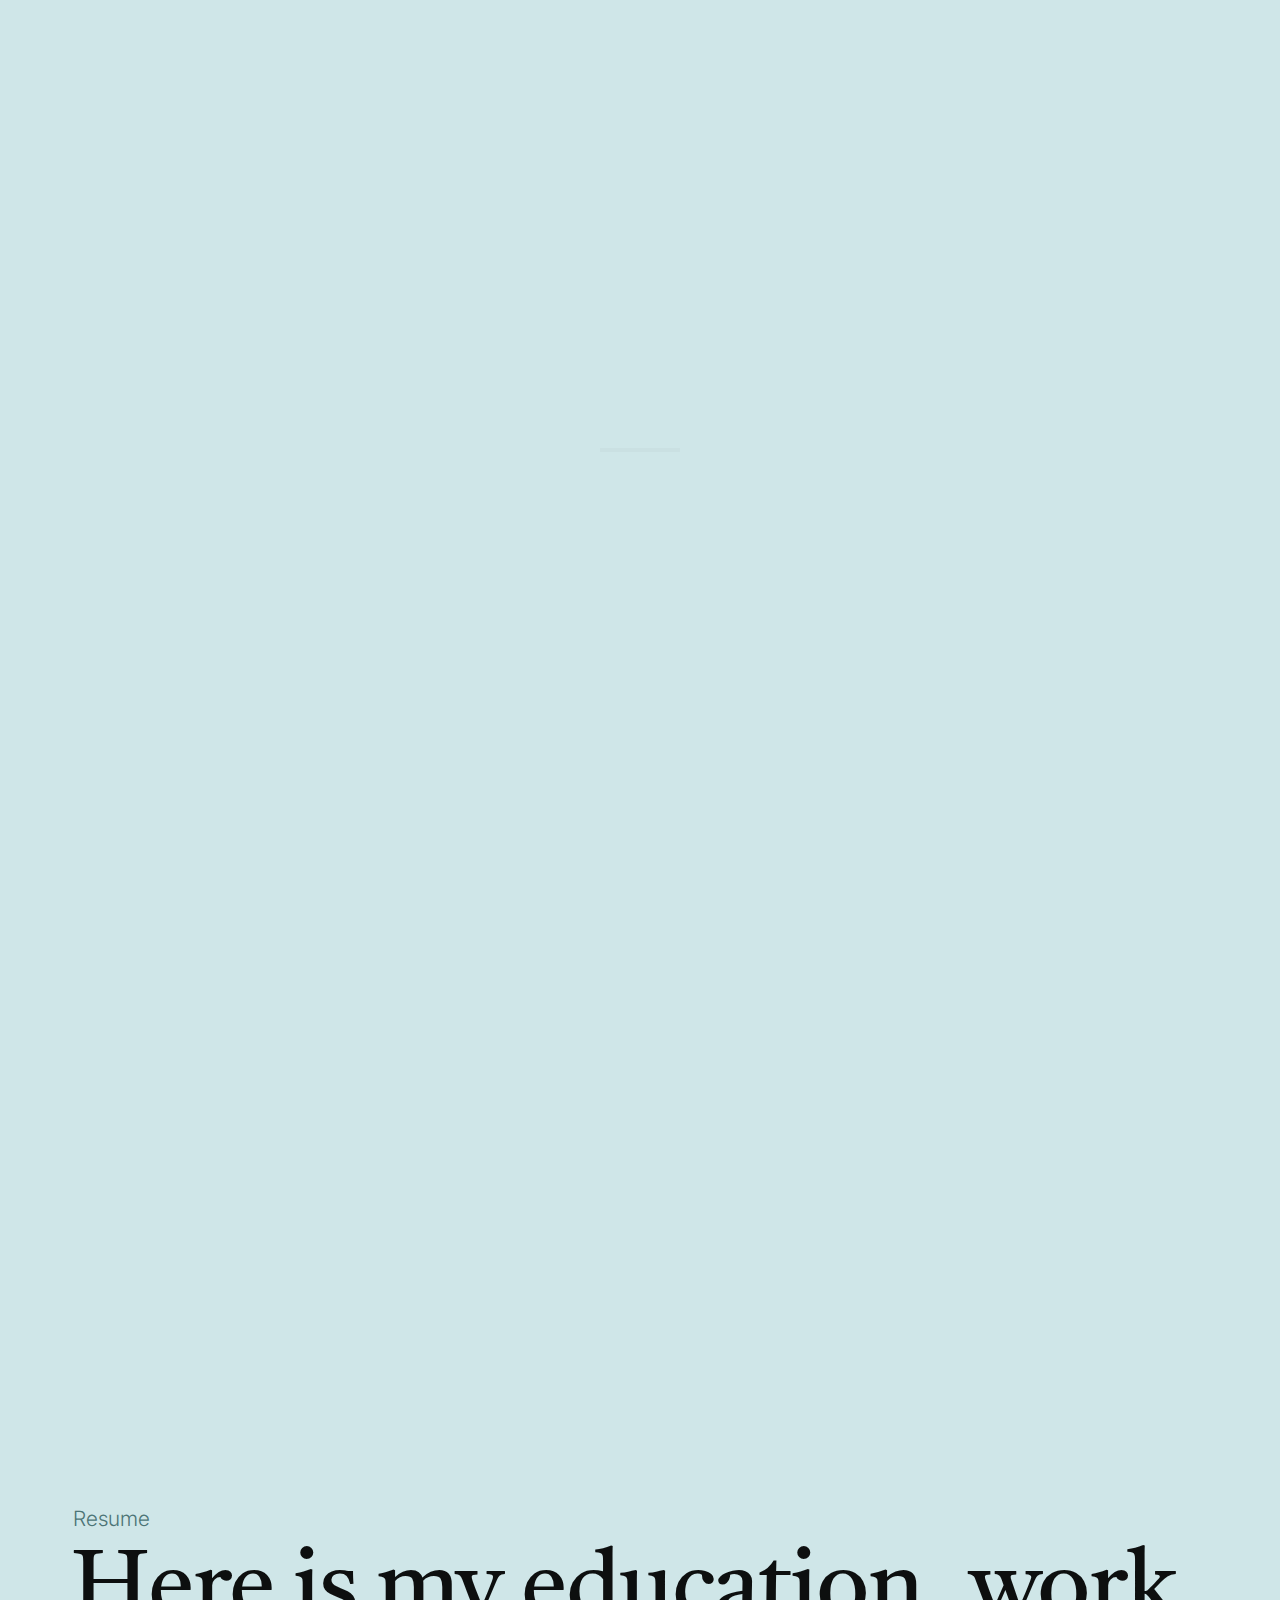
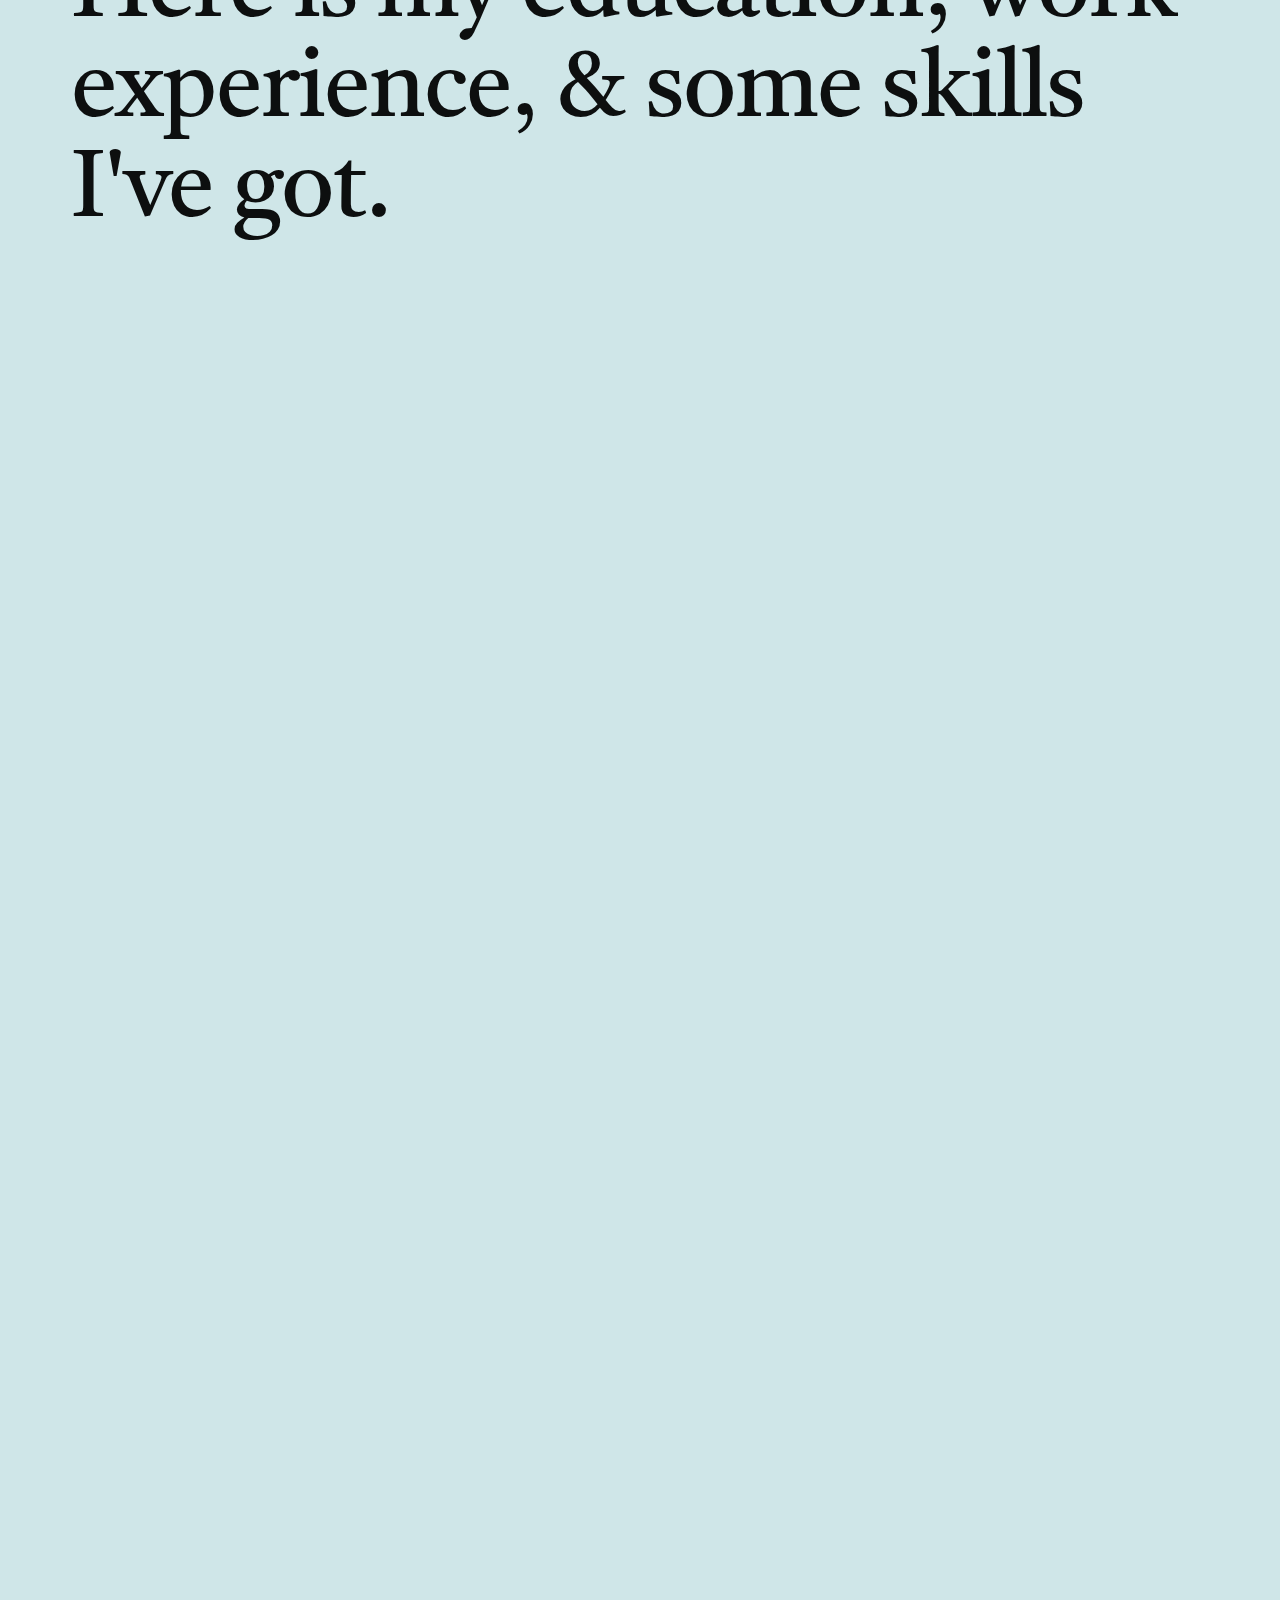
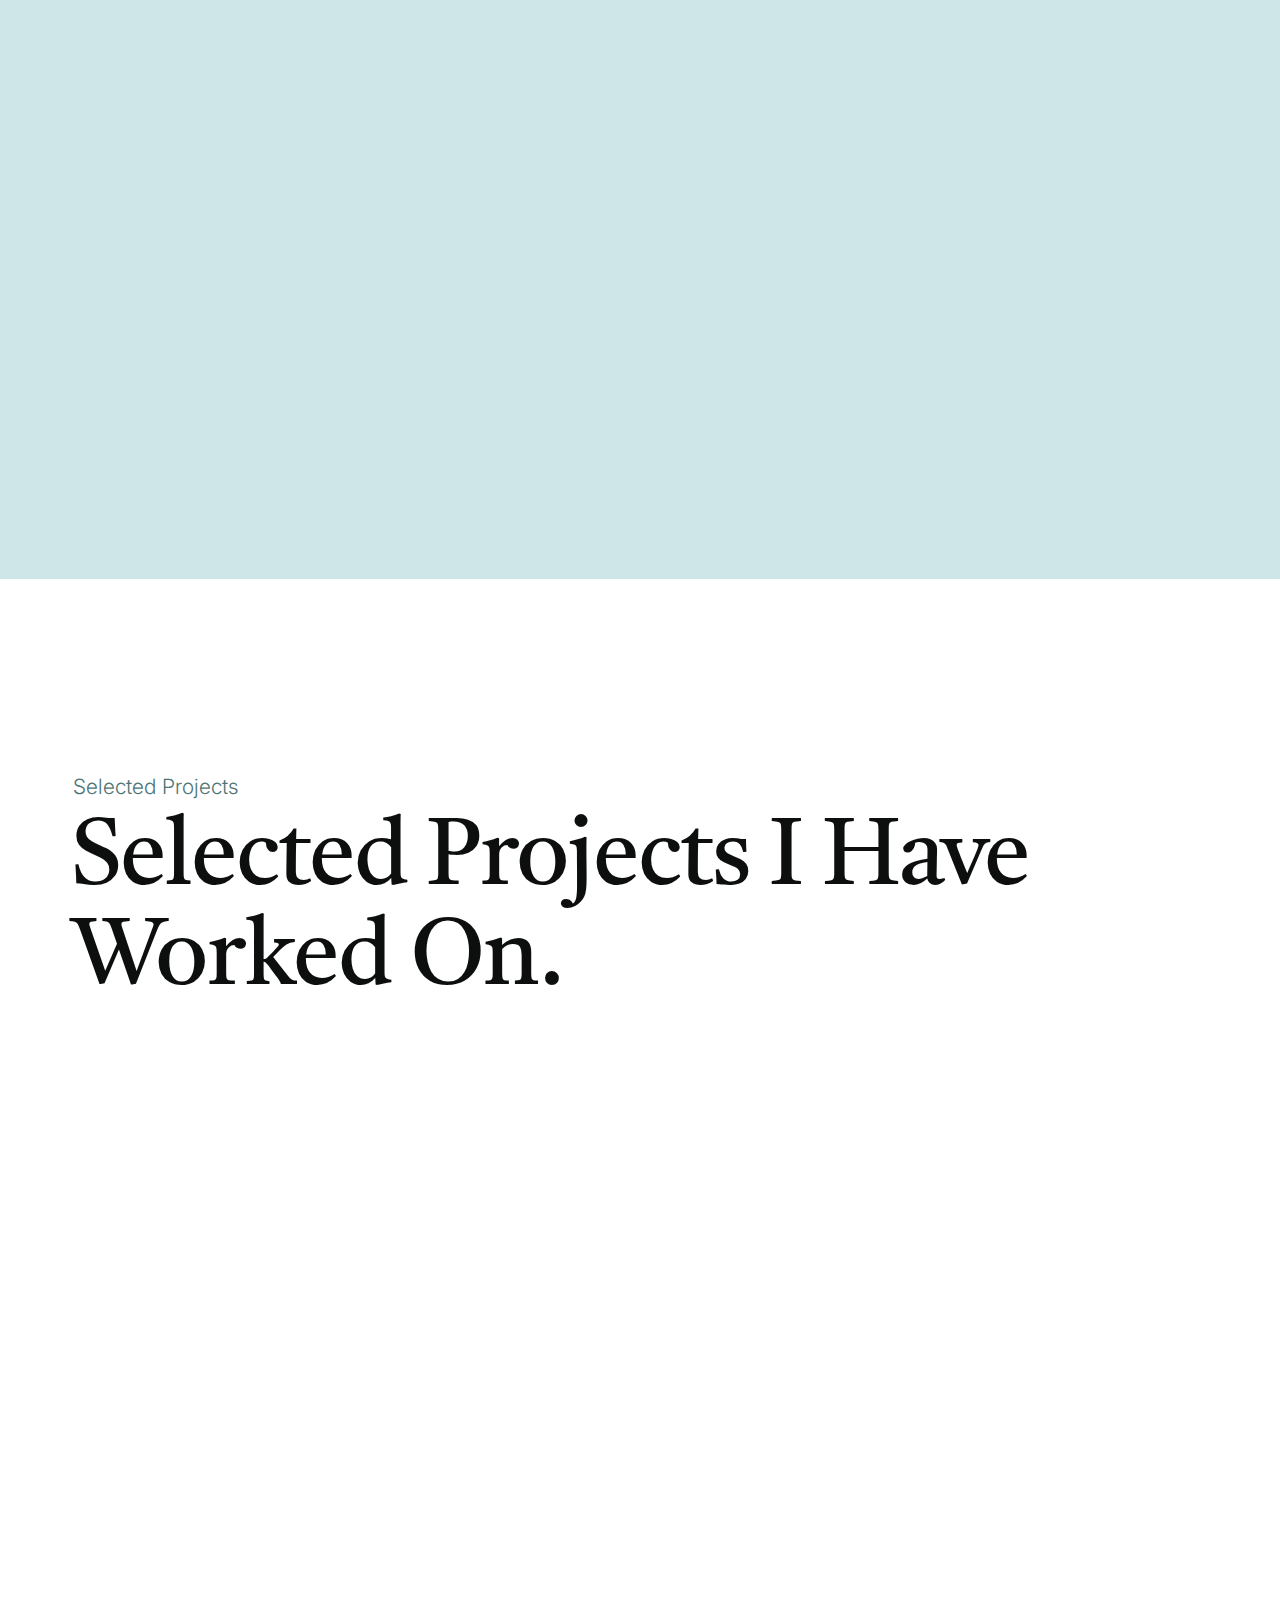
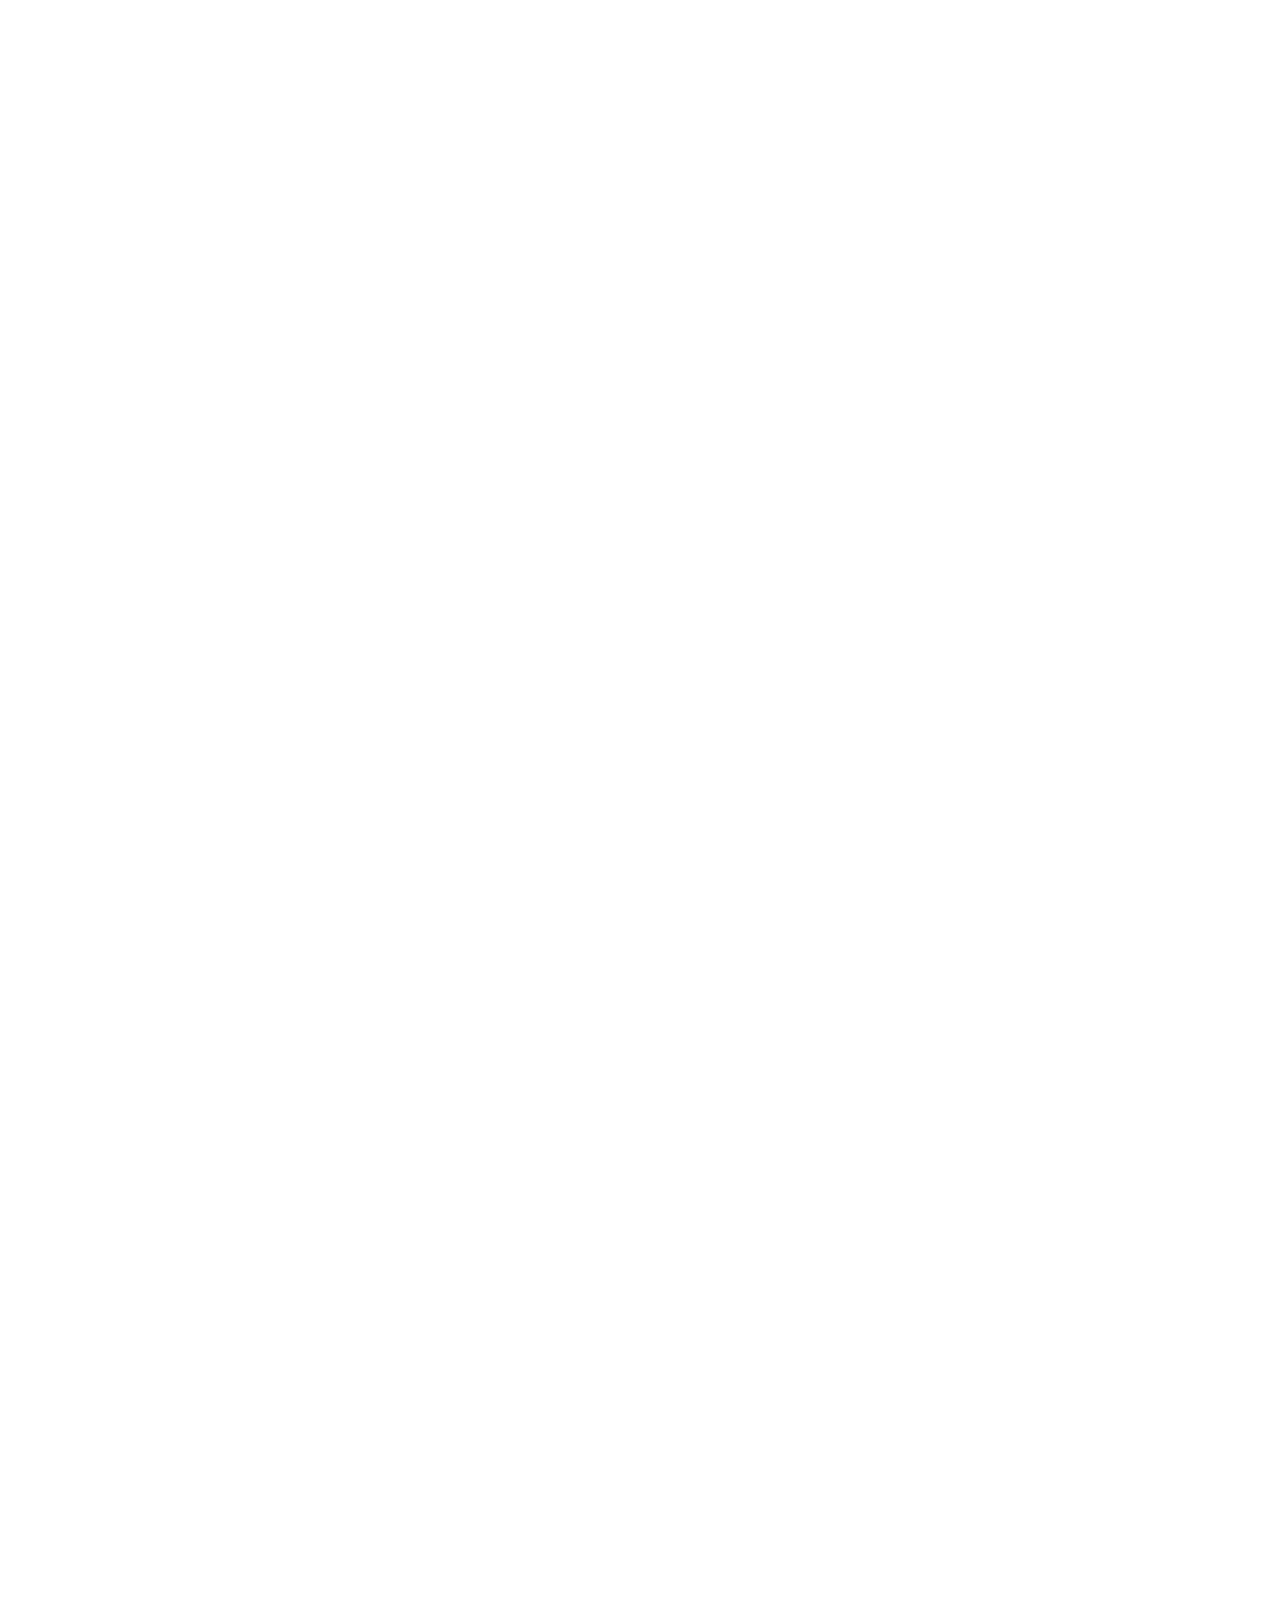
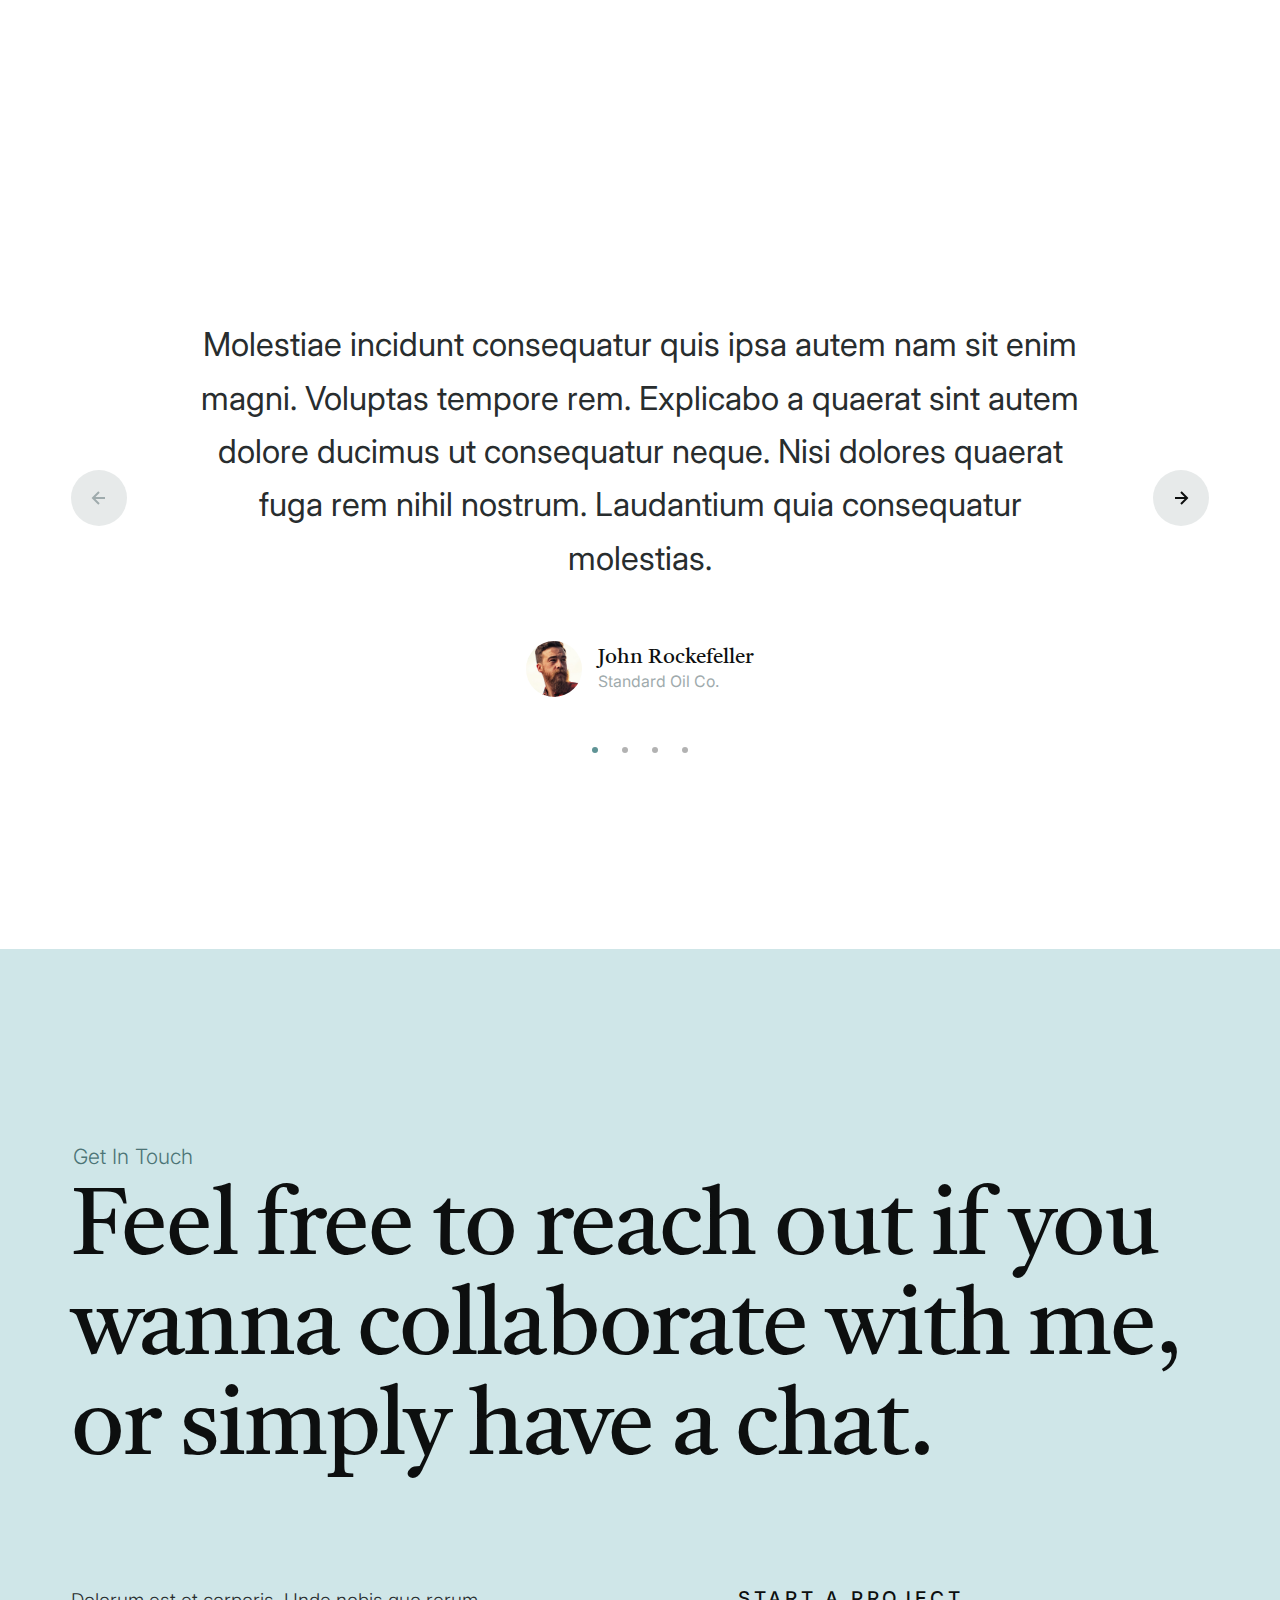
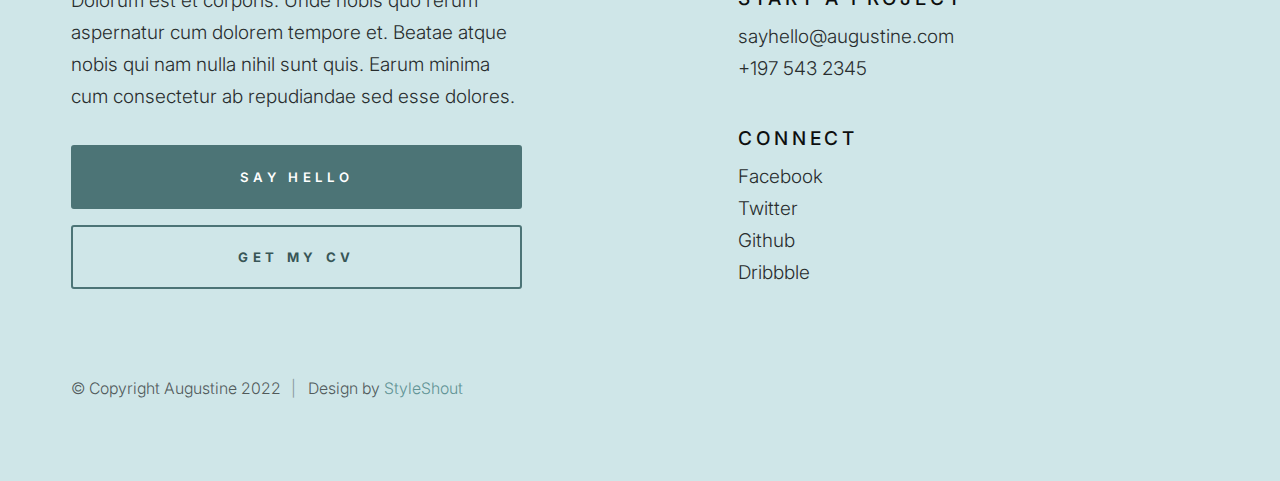
<file: index working file.html>
<!DOCTYPE html>
<html lang="en" class="no-js" >
<head>

    <!--- basic page needs
    ================================================== -->
    <meta charset="utf-8">
    <meta name="viewport" content="width=device-width, initial-scale=1">
    <title>Jeremias Schmidli</title>

    <script>
        document.documentElement.classList.remove('no-js');
        document.documentElement.classList.add('js');
    </script>

    <!-- CSS
    ================================================== -->
    <link rel="stylesheet" href="css/vendor.css">
    <link rel="stylesheet" href="css/styles.css">

    <!-- favicons
    ================================================== -->
    <link rel="apple-touch-icon" sizes="180x180" href="apple-touch-icon.png">
    <link rel="icon" type="image/png" sizes="32x32" href="favicon-32x32.png">
    <link rel="icon" type="image/png" sizes="16x16" href="favicon-16x16.png">
    <link rel="manifest" href="site.webmanifest">

</head>


<body id="top">


    <!-- preloader
    ================================================== -->
    <div id="preloader">
        <div id="loader" class="line"></div>
    </div>


    <!-- page wrap
    ================================================== -->
    <div id="page" class="s-pagewrap">


        <!-- # site header 
        ================================================== -->
        <header id="masthead" class="s-header">

             <div class="s-header__block">
                <div class="s-header__branding">
                    <p class="site-title">
                        <a href="index.html" rel="home">Jeremias Schmidli</a>
                    </p>
                </div>

                <a class="s-header__menu-toggle" href="#0"><span>Menu</span></a>
            </div> <!-- end s-header__block -->

            <div class="row s-header__nav-wrap">

                <nav class="s-header__nav">
                    <ul>
                        <li class="current"><a href="#intro" class="smoothscroll">Intro</a></li>
                        <li><a href="#about" class="smoothscroll">About</a></li>
                        <li><a href="#works" class="smoothscroll">Works</a></li>
                        <li><a href="#colophon" class="smoothscroll">Contact</a></li>
                    </ul>
                </nav> <!-- end s-header__nav -->

                <ul class="s-header__social">
                    <li>
                        <a href="#0">
                            <svg xmlns="http://www.w3.org/2000/svg" width="24" height="24" viewBox="0 0 24 24" style="fill:rgba(0, 0, 0, 1);transform:;-ms-filter:"><path d="M20,3H4C3.447,3,3,3.448,3,4v16c0,0.552,0.447,1,1,1h8.615v-6.96h-2.338v-2.725h2.338v-2c0-2.325,1.42-3.592,3.5-3.592 c0.699-0.002,1.399,0.034,2.095,0.107v2.42h-1.435c-1.128,0-1.348,0.538-1.348,1.325v1.735h2.697l-0.35,2.725h-2.348V21H20 c0.553,0,1-0.448,1-1V4C21,3.448,20.553,3,20,3z"></path></svg>
                            <span class="u-screen-reader-text">Facebook</span>
                        </a>
                    </li>
                    <li>
                        <a href="#0">
                            <svg xmlns="http://www.w3.org/2000/svg" width="24" height="24" viewBox="0 0 24 24" style="fill:rgba(0, 0, 0, 1);transform:;-ms-filter:"><path d="M19.633,7.997c0.013,0.175,0.013,0.349,0.013,0.523c0,5.325-4.053,11.461-11.46,11.461c-2.282,0-4.402-0.661-6.186-1.809 c0.324,0.037,0.636,0.05,0.973,0.05c1.883,0,3.616-0.636,5.001-1.721c-1.771-0.037-3.255-1.197-3.767-2.793 c0.249,0.037,0.499,0.062,0.761,0.062c0.361,0,0.724-0.05,1.061-0.137c-1.847-0.374-3.23-1.995-3.23-3.953v-0.05 c0.537,0.299,1.16,0.486,1.82,0.511C3.534,9.419,2.823,8.184,2.823,6.787c0-0.748,0.199-1.434,0.548-2.032 c1.983,2.443,4.964,4.04,8.306,4.215c-0.062-0.3-0.1-0.611-0.1-0.923c0-2.22,1.796-4.028,4.028-4.028 c1.16,0,2.207,0.486,2.943,1.272c0.91-0.175,1.782-0.512,2.556-0.973c-0.299,0.935-0.936,1.721-1.771,2.22 c0.811-0.088,1.597-0.312,2.319-0.624C21.104,6.712,20.419,7.423,19.633,7.997z"></path></svg>
                            <span class="u-screen-reader-text">Twitter</span>
                        </a>
                    </li>
                    <li>
                        <a href="#0">
                            <svg xmlns="http://www.w3.org/2000/svg" width="24" height="24" viewBox="0 0 24 24" style="fill: rgba(0, 0, 0, 1);transform: ;msFilter:;"><path fill-rule="evenodd" clip-rule="evenodd" d="M12.026 2c-5.509 0-9.974 4.465-9.974 9.974 0 4.406 2.857 8.145 6.821 9.465.499.09.679-.217.679-.481 0-.237-.008-.865-.011-1.696-2.775.602-3.361-1.338-3.361-1.338-.452-1.152-1.107-1.459-1.107-1.459-.905-.619.069-.605.069-.605 1.002.07 1.527 1.028 1.527 1.028.89 1.524 2.336 1.084 2.902.829.091-.645.351-1.085.635-1.334-2.214-.251-4.542-1.107-4.542-4.93 0-1.087.389-1.979 1.024-2.675-.101-.253-.446-1.268.099-2.64 0 0 .837-.269 2.742 1.021a9.582 9.582 0 0 1 2.496-.336 9.554 9.554 0 0 1 2.496.336c1.906-1.291 2.742-1.021 2.742-1.021.545 1.372.203 2.387.099 2.64.64.696 1.024 1.587 1.024 2.675 0 3.833-2.33 4.675-4.552 4.922.355.308.675.916.675 1.846 0 1.334-.012 2.41-.012 2.737 0 .267.178.577.687.479C19.146 20.115 22 16.379 22 11.974 22 6.465 17.535 2 12.026 2z"></path></svg>
                            <span class="u-screen-reader-text">Github</span>
                        </a>
                    </li>
                    <li>
                        <a href="#0">
                            <svg xmlns="http://www.w3.org/2000/svg" width="24" height="24" viewBox="0 0 24 24" style="fill:rgba(0, 0, 0, 1);transform:;-ms-filter:"><path d="M20.66,6.98c-0.894-1.533-2.107-2.747-3.641-3.64C15.486,2.447,13.813,2,12,2S8.514,2.447,6.98,3.34 C5.447,4.233,4.233,5.447,3.34,6.98S2,10.187,2,12s0.446,3.487,1.34,5.02c0.894,1.534,2.107,2.747,3.641,3.64 C8.514,21.553,10.187,22,12,22s3.486-0.447,5.02-1.34c1.533-0.893,2.747-2.106,3.641-3.64C21.554,15.487,22,13.813,22,12 S21.554,8.513,20.66,6.98z M12,3.66c2,0,3.772,0.64,5.32,1.919c-0.92,1.174-2.286,2.14-4.1,2.9c-1.002-1.813-2.088-3.327-3.261-4.54 C10.641,3.753,11.319,3.66,12,3.66z M5.51,6.8c0.754-0.947,1.656-1.686,2.711-2.22c1.212,1.201,2.325,2.7,3.34,4.5 c-2,0.6-4.114,0.9-6.341,0.9c-0.573,0-1.006-0.013-1.3-0.04C4.227,8.793,4.757,7.747,5.51,6.8z M3.66,12 c0-0.054,0.003-0.12,0.01-0.2c0.007-0.08,0.01-0.146,0.01-0.2c0.254,0.014,0.641,0.02,1.161,0.02c2.666,0,5.146-0.367,7.439-1.1 c0.187,0.373,0.381,0.793,0.58,1.26c-1.32,0.293-2.674,1.006-4.061,2.14S6.4,16.247,5.76,17.5C4.36,15.913,3.66,14.08,3.66,12z M12,20.34c-1.894,0-3.594-0.587-5.101-1.759C7.5,17.394,8.423,16.259,9.67,15.18c1.246-1.08,2.483-1.753,3.71-2.02 c0.772,2.133,1.293,4.339,1.56,6.62C13.966,20.153,12.986,20.34,12,20.34z M19.08,16.38c-0.666,1.066-1.526,1.94-2.58,2.621 c-0.24-2.08-0.7-4.107-1.379-6.081c0.932-0.066,1.765-0.1,2.5-0.1c0.799,0,1.686,0.034,2.659,0.1 C20.146,14.16,19.746,15.313,19.08,16.38z M17.84,11.38c-1.16,0-2.233,0.047-3.22,0.14c-0.254-0.653-0.48-1.193-0.68-1.62 c2.066-0.906,3.532-2.006,4.399-3.3c1.2,1.414,1.854,3.027,1.96,4.84C19.487,11.4,18.667,11.38,17.84,11.38z"></path></svg>
                            <span class="u-screen-reader-text">Dribbble</span>
                        </a>
                    </li>
                </ul>  <!-- end s-header__social -->

            </div> <!-- end s-header__nav-wrap -->

        </header> <!-- end s-header -->


        <!-- intro
        ================================================== -->
        <section id="intro" class="s-intro">

            <div class="row">
                <div class="column lg-12 s-intro__content">

                    <div class="s-intro__text">
                        <h1 class="s-intro__text-huge animate-on-load">
                            Jeremias Schmidli
                        </h1>
                        <h3 class="animate-on-load">Pianist   Composer   Educator</h3>
                    </div>

                    <div class="s-intro__bg"></div>

                </div>
            </div>

        </section> <!-- end s-intro -->


        <!-- about
        ================================================== -->
        <section id="about" class="s-about">


            <div class="s-about__block s-about__intro">

                <div class="row">
                    <div class="column lg-12">
                        <h2 class="text-pretitle animate-on-load">About Me</h2>
    
                        <p class="attention-getter animate-on-load">
                            Jeremias Schmidli is a pianist, composer, and educator based in Zurich, Switzerland. 
                        </p>
                    </div>
                </div>

            </div> <!-- end s-about__intro -->


            <div class="s-about__block s-about__career">

                <div class="row s-about__career-header">
                    <div class="column lg-12">
                        <h2 class="text-pretitle">Resume</h2>
    
                        <p class="text-huge-title">
                        Here is my education, work experience, & some skills I've got.
                        </p>
                    </div>
                </div>

                <div class="row s-about__timeline" data-animate-block>
                    <div class="column lg-6 stack-on-900 s-about__timeline-section" data-animate-el>
    
                        <h2 class="text-subtitle">
                            Experience
                        </h2>
    
                        <div class="timeline">
    
                            <div class="timeline__block">
                                <div class="timeline__bullet"></div>
                                <div class="timeline__header">
                                    <h4 class="timeline__title">Spotify</h3>
                                    <h5 class="timeline__meta">Product Designer</h5>
                                    <p class="timeline__timeframe">August 2019 - Present</p>
                                </div>
                                <div class="timeline__desc">
                                    <p>Lorem ipsum Occaecat do esse ex et dolor culpa nisi ex in magna consectetur nisi cupidatat laboris esse eiusmod deserunt aute do quis velit esse sed Ut proident cupidatat nulla esse cillum laborum occaecat nostrud sit dolor incididunt amet est occaecat nisi.</p>
                                </div>
                            </div>
    
                            <div class="timeline__block">
                                <div class="timeline__bullet"></div>
                                <div class="timeline__header">
                                    <h4 class="timeline__title">Dropbox</h4>
                                    <h5 class="timeline__meta">Frontend Developer</h5>
                                    <p class="timeline__timeframe">March 2016 - July 2019</p>
                                </div>
                                <div class="timeline__desc">
                                    <p>Lorem ipsum Occaecat do esse ex et dolor culpa nisi ex in magna consectetur nisi cupidatat laboris esse eiusmod deserunt aute do quis velit esse sed Ut proident cupidatat nulla esse cillum laborum occaecat nostrud sit dolor incididunt amet est occaecat nisi.</p>
                                </div>
                            </div>
    
                        </div> <!-- end timeline -->
    
                    </div> <!-- end s-about__timeline-section -->
    
                    <div class="column lg-6 stack-on-900 s-about__timeline-section" data-animate-el>
    
                        <h2 class="text-subtitle">
                            Education
                        </h2>
    
                        <div class="timeline">
    
                            <div class="timeline__block">
                                <div class="timeline__bullet"></div>
                                <div class="timeline__header">
                                    <h4 class="timeline__title">University of Life</h3>
                                    <h5 class="timeline__meta">Master in Graphic Design</h5>
                                    <p class="timeline__timeframe">April 2015</p>
                                </div>
                                <div class="timeline__desc">
                                    <p>Lorem ipsum Occaecat do esse ex et dolor culpa nisi ex in magna consectetur nisi cupidatat laboris esse eiusmod deserunt aute do quis velit esse sed Ut proident cupidatat nulla esse cillum laborum occaecat nostrud sit dolor incididunt amet est occaecat nisi.</p>
                                </div>
                            </div>
    
                            <div class="timeline__block">
                                <div class="timeline__bullet"></div>
                                <div class="timeline__header">
                                    <h4 class="timeline__title">School of Cool Designers</h4>
                                    <h5 class="timeline__meta">B.A. Degree in Graphic Design</h5>
                                    <p class="timeline__timeframe">August 2012</p>
                                </div>
                                <div class="timeline__desc">
                                    <p>Lorem ipsum Occaecat do esse ex et dolor culpa nisi ex in magna consectetur nisi cupidatat laboris esse eiusmod deserunt aute do quis velit esse sed Ut proident cupidatat nulla esse cillum laborum occaecat nostrud sit dolor incididunt amet est occaecat nisi.</p>
                                </div>
                            </div>
    
                        </div> <!-- end timeline -->
                        
                    </div> <!-- end s-about__timeline-section -->
    
                </div> <!-- end about__timeline -->

                <div class="row s-about__skills" data-animate-block>
                    <div class="column lg-12" data-animate-el>
    
                        <h2 class="text-subtitle">
                            Skills & Expertise
                        </h2>
    
                        <ul class="skill-bars">
                            <li>
                            <div class="progress percent95"></div>
                            <strong>HTML & SCSS</strong>
                            </li>
                            <li>
                            <div class="progress percent85"></div>
                            <strong>Javascript ES6+</strong>
                            </li>
                            <li>
                            <div class="progress percent70"></div>
                            <strong>React</strong>
                            </li>
                            <li>
                            <div class="progress percent75"></div>
                            <strong>Node JS</strong>
                            </li>
                            <li>
                            <div class="progress percent85"></div>
                            <strong>Wordpress</strong>
                            </li>
                            <li>
                            <div class="progress percent90"></div>
                            <strong>Figma</strong>
                            </li>
                            <li>
                            <div class="progress percent85"></div>
                            <strong>Sketch</strong>
                            </li>
                            <li>
                            <div class="progress percent75"></div>
                            <strong>Illustrator</strong>
                            </li>
                        </ul>
    
                    </div>
                </div> <!-- end s-about__skills -->

                <div class="row s-about__clients" data-animate-block>
                    <div class="column lg-12" data-animate-el>
    
                        <h2 class="text-pretitle">Selected Clients</h2>
    
                        <ul class="clients-list text-huge-title">
                            <li><a href="#0">Microsoft</a></li>
                            <li><a href="#0">Amazon</a></li>
                            <li><a href="#0">Solana</a></li>
                            <li><a href="#0">Nike</a></li>
                            <li><a href="#0">Adidas</a></li>
                            <li><a href="#0">Polkadot</a></li>
                            <li><a href="#0">Google</a></li>
                            <li><a href="#0">Atom</a></li>
                            <li><a href="#0">Square</a></li>
                            <li><a href="#0">Brave</a></li>
                        </ul>
    
                    </div>
                </div> <!-- end s-about__clients-->

            </div> <!-- end s-about__career -->

        </section> <!-- end s-about -->


        <!-- # works
        ================================================== -->
        <section id="works" class="s-works">

            <div class="row">
                <div class="column lg-12">
                    <h2 class="text-pretitle">Selected Projects</h2>

                    <p class="text-huge-title">
                    Selected Projects I Have Worked On.
                    </p>
                </div>
            </div>

            <div class="row folio-list block-lg-one-half block-stack-on-550" data-animate-block>

                <div class="column" data-animate-el>
                    <div class="folio-item">
                        <div class="folio-item__thumb">
                            <a class="folio-item__thumb-link" href="images/portfolio/gallery/g-kinfolk.jpg" Title="The Kinfolk" data-size="1050x700">
                                <img src="images/portfolio/skaterboy.jpg" 
                                     srcset="images/portfolio/kinfolk.jpg 1x, images/portfolio/kinfolk@2x.jpg 2x" alt="">
                            </a>
                        </div>
                        <div class="folio-item__info">
                            <div class="folio-item__meta">
                                <span class="cat">Branding</span>
                                <a href="https://www.behance.net/" title="Project Link" class="project-link">Project Link</a>
                            </div>
                            <h4 class="folio-item__title">The Kinfolk</h4>
                        </div>
                        <div class="folio-item__caption">
                            <p>Vero molestiae sed aut natus excepturi. Et tempora numquam. Temporibus iusto quo.Unde dolorem corrupti neque nisi.</p>
                        </div>
                    </div>
                </div> <!-- end column -->
                <div class="column" data-animate-el>
                    <div class="folio-item">
                        <div class="folio-item__thumb">
                            <a class="folio-item__thumb-link" href="images/portfolio/gallery/g-grayscale.jpg" title="Grayscale" data-size="1050x700">
                                <img src="images/portfolio/minimalismo.jpg" 
                                     srcset="images/portfolio/grayscale.jpg 1x, images/portfolio/grayscale@2x.jpg 2x" alt="">
                            </a>
                        </div>
                        <div class="folio-item__info">
                            <div class="folio-item__meta">
                                <span class="cat">UI Design</span>
                                <a href="https://www.behance.net/" title="Project Link" class="project-link">Project Link</a>
                            </div>
                            <h4 class="folio-item__title">Grayscale</h4>
                        </div>
                        <div class="folio-item__caption">
                            <p>Vero molestiae sed aut natus excepturi. Et tempora numquam. Temporibus iusto quo.Unde dolorem corrupti neque nisi.</p>
                        </div>
                    </div>
                </div> <!-- end column -->
                <div class="column" data-animate-el>
                    <div class="folio-item">
                        <div class="folio-item__thumb">
                            <a class="folio-item__thumb-link" href="images/portfolio/gallery/g-lamp.jpg" title="The Lamp" data-size="1050x700">
                                <img src="images/portfolio/lamp.jpg" 
                                     srcset="images/portfolio/lamp.jpg 1x, images/portfolio/lamp@2x.jpg 2x" alt="">
                            </a>
                        </div>
                        <div class="folio-item__info">
                            <div class="folio-item__meta">
                                <span class="cat">Branding</span>
                                <a href="https://www.behance.net/" title="Project Link" class="project-link">Project Link</a>
                            </div>
                            <h4 class="folio-item__title">The Lamp</h4>
                        </div>
                        <div class="folio-item__caption">
                            <p>Vero molestiae sed aut natus excepturi. Et tempora numquam. Temporibus iusto quo.Unde dolorem corrupti neque nisi.</p>
                        </div>
                    </div>
                </div> <!-- end column -->
                <div class="column" data-animate-el>
                    <div class="folio-item">
                        <div class="folio-item__thumb">
                            <a class="folio-item__thumb-link" href="images/portfolio/gallery/g-tulips.jpg" title="Caffein & Tulips" data-size="1050x700">
                                <img src="images/portfolio/tulips.jpg" 
                                     srcset="images/portfolio/tulips.jpg 1x, images/portfolio/tulips@2x.jpg 2x" alt="">
                            </a>
                        </div>
                        <div class="folio-item__info">
                            <div class="folio-item__meta">
                                <span class="cat">Web Design</span>
                                <a href="https://www.behance.net/" title="Project Link" class="project-link">Project Link</a>
                            </div>
                            <h4 class="folio-item__title">
                                Caffein & Tulips
                            </h4>
                        </div>
                        <div class="folio-item__caption">
                            <p>Vero molestiae sed aut natus excepturi. Et tempora numquam. Temporibus iusto quo.Unde dolorem corrupti neque nisi.</p>
                        </div>
                    </div>
                </div> <!-- end column -->
                <div class="column" data-animate-el>
                    <div class="folio-item">
                        <div class="folio-item__thumb">
                            <a class="folio-item__thumb-link" href="images/portfolio/gallery/g-tropical.jpg" title="Tropical" data-size="1050x700">
                                <img src="images/portfolio/rucksack.jpg" 
                                     srcset="images/portfolio/tropical.jpg 1x, images/portfolio/tropical@2x.jpg 2x" alt="">
                            </a>
                        </div>
                        <div class="folio-item__info">
                            <div class="folio-item__meta">
                                <span class="cat">Product Design</span>
                                <a href="https://www.behance.net/" title="Project Link" class="project-link">Project Link</a>
                            </div>
                            <h4 class="folio-item__title">Tropical</h4>
                        </div>
                        <div class="folio-item__caption">
                            <p>Vero molestiae sed aut natus excepturi. Et tempora numquam. Temporibus iusto quo.Unde dolorem corrupti neque nisi.</p>
                        </div>
                    </div>
                </div> <!-- end column -->
                <div class="column" data-animate-el>
                    <div class="folio-item">
                        <div class="folio-item__thumb">
                            <a class="folio-item__thumb-link" href="images/portfolio/gallery/g-woodcraft.jpg" title="Woodcraft" data-size="1050x700">
                                <img src="images/portfolio/woodcraft.jpg" 
                                     srcset="images/portfolio/woodcraft.jpg 1x, images/portfolio/woodcraft@2x.jpg 2x" alt="">
                            </a>
                        </div>
                        <div class="folio-item__info">
                            <div class="folio-item__meta">
                                <span class="cat">Branding</span>
                                <a href="https://www.behance.net/" title="Project Link" class="project-link">Project Link</a>
                            </div>
                            <h4 class="folio-item__title">Woodcraft</h4>
                        </div>
                        <div class="folio-item__caption">
                            <p>Vero molestiae sed aut natus excepturi. Et tempora numquam. Temporibus iusto quo.Unde dolorem corrupti neque nisi.</p>
                        </div>
                    </div>
                </div> <!-- end column -->
    
            </div> <!-- folio-list -->

            <div class="row testimonials">
                <div class="column lg-12">
    
                    <div class="swiper testimonial-slider">
    
                        <div class="swiper-wrapper">

                            <div class="testimonial-slider__slide swiper-slide">
                                <p>
                                Molestiae incidunt consequatur quis ipsa autem nam sit enim magni. Voluptas tempore rem. 
                                Explicabo a quaerat sint autem dolore ducimus ut consequatur neque. Nisi dolores quaerat fuga rem nihil nostrum.
                                Laudantium quia consequatur molestias.
                                </p>
                                <div class="testimonial-slider__author">
                                    <img src="images/avatars/user-02.jpg" alt="Author image" class="testimonial-slider__avatar">
                                    <cite class="testimonial-slider__cite">
                                        <strong>John Rockefeller</strong>
                                        <span>Standard Oil Co.</span>
                                    </cite>
                                </div>
                            </div> <!-- end testimonial-slider__slide -->
            
                            <div class="testimonial-slider__slide swiper-slide">
                                <p>
                                Excepturi nam cupiditate culpa doloremque deleniti repellat. Veniam quos repellat voluptas animi adipisci.
                                Nisi eaque consequatur. Voluptatem dignissimos ut ducimus accusantium perspiciatis.
                                Quasi voluptas eius distinctio. Atque eos maxime.
                                </p>
                                <div class="testimonial-slider__author">
                                    <img src="images/avatars/user-03.jpg" alt="Author image" class="testimonial-slider__avatar">
                                    <cite class="testimonial-slider__cite">
                                        <strong>Andrew Carnegie</strong>
                                        <span>Carnegie Steel Co.</span>
                                    </cite>
                                </div>
                            </div> <!-- end testimonial-slider__slide -->
            
                            <div class="testimonial-slider__slide swiper-slide">
                                <p>
                                Repellat dignissimos libero. Qui sed at corrupti expedita voluptas odit. Nihil ea quia nesciunt. Ducimus aut sed ipsam.  
                                Autem eaque officia cum exercitationem sunt voluptatum accusamus. Quasi voluptas eius distinctio.
                                Voluptatem dignissimos ut.
                                </p>
                                <div class="testimonial-slider__author">
                                    <img src="images/avatars/user-01.jpg" alt="Author image" class="testimonial-slider__avatar">
                                    <cite class="testimonial-slider__cite">
                                        <strong>John Morgan</strong>
                                        <span>JP Morgan & Co.</span>
                                    </cite>
                                </div>
                            </div> <!-- end testimonial-slider__slide -->

                            <div class="testimonial-slider__slide swiper-slide">
                                <p>
                                Excepturi nam cupiditate culpa doloremque deleniti repellat. Veniam quos repellat voluptas animi adipisci.
                                Nisi eaque consequatur. Voluptatem dignissimos ut ducimus accusantium perspiciatis.
                                Quasi voluptas eius distinctio. Atque eos maxime.
                                </p>
                                <div class="testimonial-slider__author">
                                    <img src="images/avatars/user-05.jpg" alt="Author image" class="testimonial-slider__avatar">
                                    <cite class="testimonial-slider__cite">
                                        <strong>Henry Ford</strong>
                                        <span>Ford Motor Co.</span>
                                    </cite>
                                </div>
                            </div> <!-- end testimonial-slider__slide -->
        
                        </div> <!-- end swiper-wrapper -->

                        <div class="testimonial-slider__next">
                            <svg xmlns="http://www.w3.org/2000/svg" width="24" height="24" viewBox="0 0 24 24" style="fill: rgba(0, 0, 0, 1);transform: ;msFilter:;"><path d="m11.293 17.293 1.414 1.414L19.414 12l-6.707-6.707-1.414 1.414L15.586 11H6v2h9.586z"></path></svg>
                        </div>
                        <div class="testimonial-slider__prev">
                            <svg xmlns="http://www.w3.org/2000/svg" width="24" height="24" viewBox="0 0 24 24" style="fill: rgba(0, 0, 0, 1);transform: ;msFilter:;"><path d="M12.707 17.293 8.414 13H18v-2H8.414l4.293-4.293-1.414-1.414L4.586 12l6.707 6.707z"></path></svg>
                        </div>
    
                        <div class="swiper-pagination"></div>
    
                    </div> <!-- end testimonial-slider -->
    
                </div> <!-- end column -->
            </div> <!-- end row testimonials -->

        </section> <!-- end s-works -->


        <!-- # site footer
        ================================================== -->
        <footer id="colophon" class="s-footer">

            <div class="row s-footer__contact-header">
                <div class="column lg-12">
                    <h2 class="text-pretitle">Get In Touch</h2>

                    <p class="text-huge-title">
                        Feel free to reach out if you wanna collaborate with me, or simply have a chat.
                    </p>
                </div>
            </div> <!-- end s-footer__content -->

            <div class="row s-footer__contact-content">

                <div class="column lg-5 md-6 stack-on-900 left-block">
                    <p>
                    Dolorum est et corporis. Unde nobis quo rerum aspernatur cum dolorem 
                    tempore et. Beatae atque nobis qui nam nulla nihil sunt quis. Earum 
                    minima cum consectetur ab repudiandae sed esse dolores.

                    <div class="s-footer__buttons">
                        <a href="mailto:sayhello@augustine.com" class="btn btn--primary u-fullwidth">Say Hello</a>
                        <a href="#0" class="btn btn--stroke u-fullwidth">Get My CV</a>
                    </div>

                    </p>
                </div>

                <div class="column lg-4 md-5 stack-on-900 right-block">

                    <div class="s-footer__contact-info" >
                        <h2 class="text-subtitle">
                            Start A Project
                        </h2>
                        <ul class="link-list">
                            <li><a href="mailto:sayhello@augustine.com">sayhello@augustine.com</a></li>
                            <li><a href="tel:+1975432345">+197 543 2345</a></li>
                        </ul>
                    </div>

                    <div class="s-footer__social">
                        <h2 class="text-subtitle">
                            Connect
                        </h2>
                        <ul class="link-list">
                            <li><a href="#0">Facebook</a></li>
                            <li><a href="#0">Twitter</a></li>
                            <li><a href="#0">Github</a></li>
                            <li><a href="#0">Dribbble</a></li>
                        </ul>
                    </div>
                    
                </div>
            </div> <!-- end s-footer__contact-content -->

            <div class="row s-footer__bottom">
                <div class="column ss-copyright">
                    <span>© Copyright Augustine 2022</span> 
                    <span>Design by <a href="https://www.styleshout.com/">StyleShout</a></span>
                </div>

                <div class="ss-go-top">
                    <a class="smoothscroll" title="Back to Top" href="#top">
                        <svg xmlns="http://www.w3.org/2000/svg" width="24" height="24" viewBox="0 0 24 24" style="fill: rgba(0, 0, 0, 1);transform: ;msFilter:;"><path d="M6 4h12v2H6zm5 10v6h2v-6h5l-6-6-6 6z"></path></svg>
                    </a>
                </div>
            </div> <!-- end s-footer__bottom-->

        </footer> <!-- end s-footer -->

    </div> <!-- end s-pagewrap -->


    <!-- photoswipe background
    ================================================== -->
    <div aria-hidden="true" class="pswp" role="dialog" tabindex="-1">

        <div class="pswp__bg"></div>
        <div class="pswp__scroll-wrap">

            <div class="pswp__container">
                <div class="pswp__item"></div>
                <div class="pswp__item"></div>
                <div class="pswp__item"></div>
            </div>

            <div class="pswp__ui pswp__ui--hidden">
                <div class="pswp__top-bar">
                    <div class="pswp__counter"></div><button class="pswp__button pswp__button--close" title="Close (Esc)"></button> <button class="pswp__button pswp__button--share" title=
                    "Share"></button> <button class="pswp__button pswp__button--fs" title="Toggle fullscreen"></button> <button class="pswp__button pswp__button--zoom" title=
                    "Zoom in/out"></button>
                    <div class="pswp__preloader">
                        <div class="pswp__preloader__icn">
                            <div class="pswp__preloader__cut">
                                <div class="pswp__preloader__donut"></div>
                            </div>
                        </div>
                    </div>
                </div>
                <div class="pswp__share-modal pswp__share-modal--hidden pswp__single-tap">
                    <div class="pswp__share-tooltip"></div>
                </div><button class="pswp__button pswp__button--arrow--left" title="Previous (arrow left)"></button> <button class="pswp__button pswp__button--arrow--right" title=
                "Next (arrow right)"></button>
                <div class="pswp__caption">
                    <div class="pswp__caption__center"></div>
                </div>
            </div>

        </div>

    </div> <!-- end photoSwipe background -->


    <!-- Java Script
    ================================================== -->
    <script src="js/plugins.js"></script>
    <script src="js/main.js"></script>

</body>
</html>
</file>
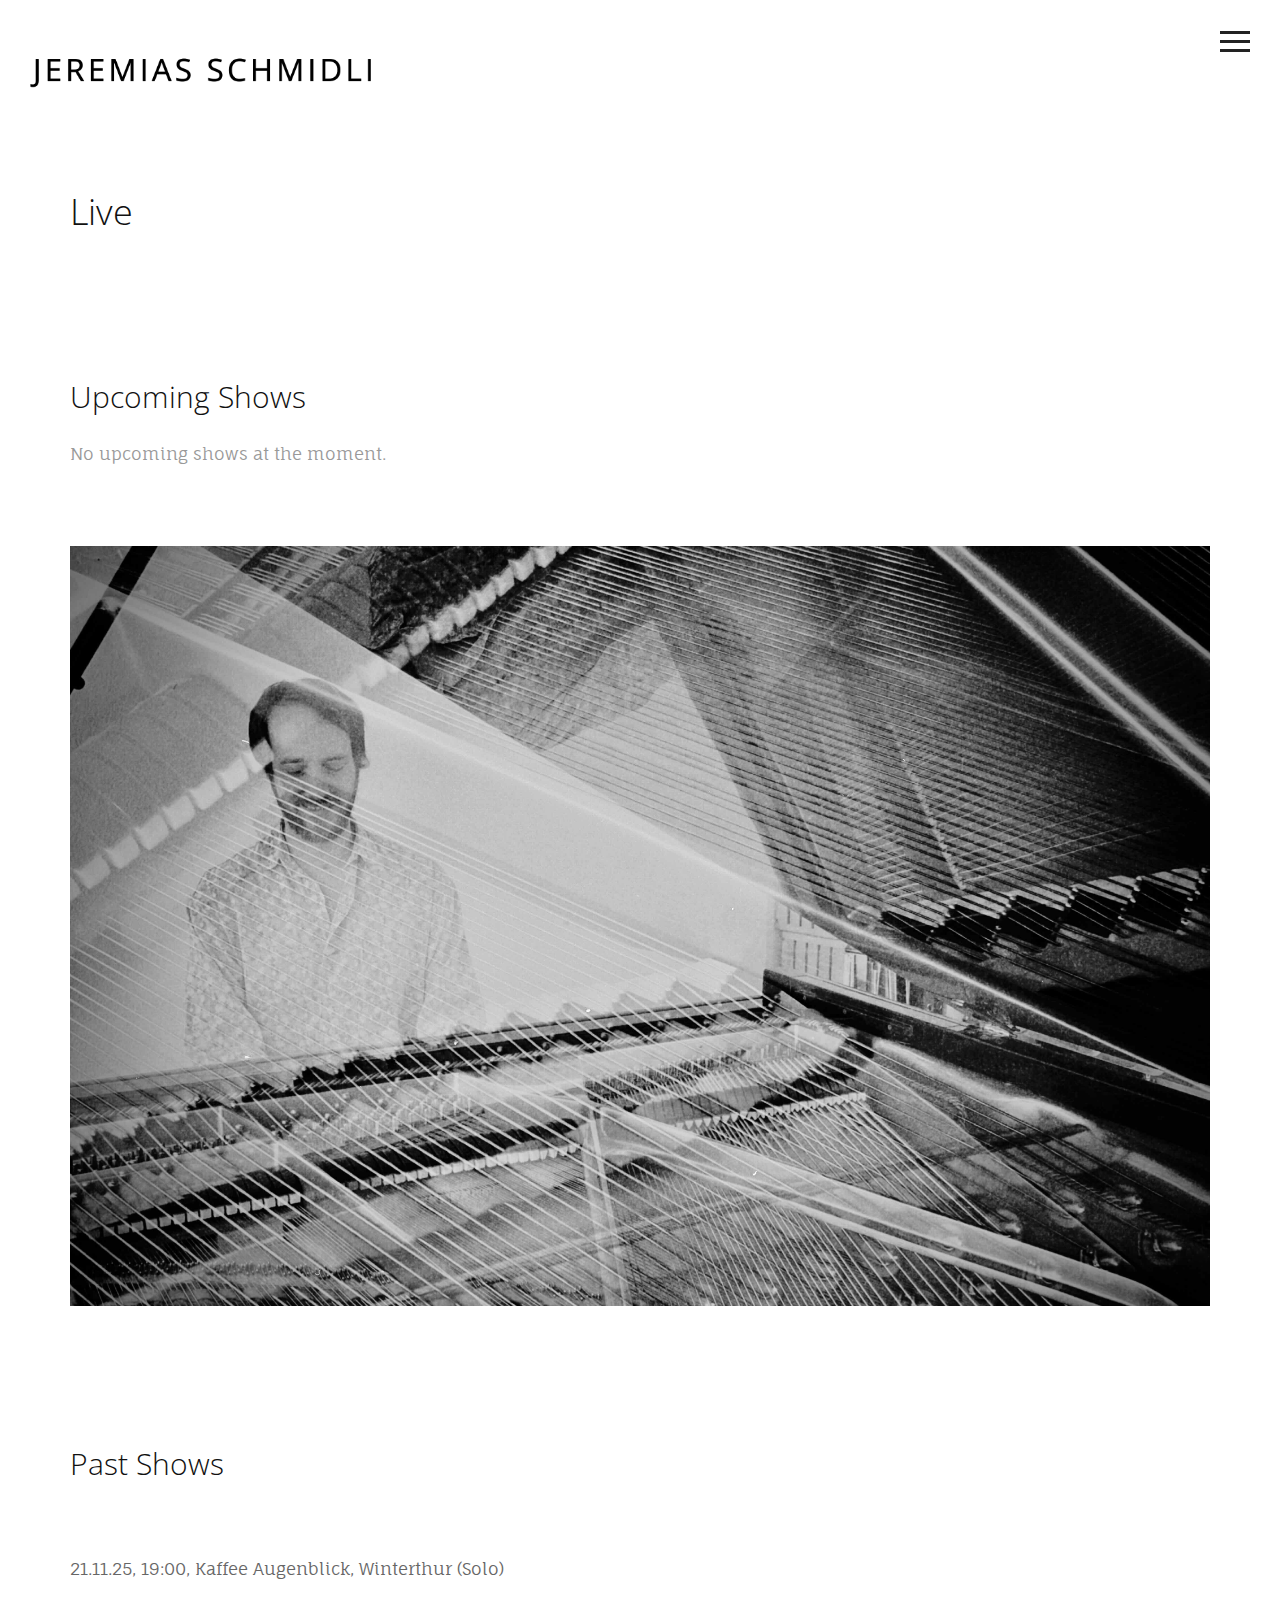
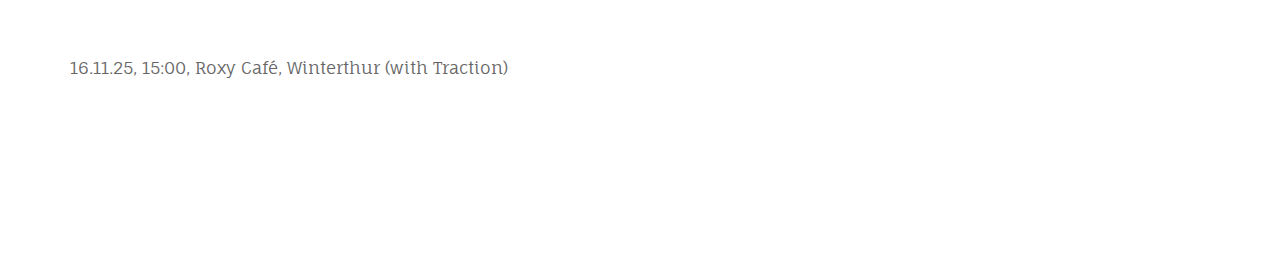
<file: live.html>
<!DOCTYPE html>
<html lang="en">
   <head>
      <meta charset="utf-8">
      <meta http-equiv="X-UA-Compatible" content="IE=edge">
      <meta name="viewport" content="width=device-width, initial-scale=1">
      <meta name="description" content="">
      <meta name="author" content="">
      <title>Jeremias Schmidli - Live</title>
      <!-- Css -->
      <link href="css/bootstrap.css" rel="stylesheet">
      <link href="css/style.css" rel="stylesheet">
         <link rel="icon" type="image/png" sizes="32x32" href="/img/favicons/favicon-32x32.png?v=2">
         <link rel="icon" type="image/png" sizes="16x16" href="/img/favicons/favicon-16x16.png?v=2">
         <link rel="icon" href="/img/favicons/favicon.ico?v=2">
         <link rel="apple-touch-icon" sizes="180x180" href="/img/favicons/apple-touch-icon.png?v=2">
         <link rel="manifest" href="/site.webmanifest?v=2">
         <meta name="theme-color" content="#ffffff">
   </head>
   <body>
      <nav class="navbar navbar-default color-fill navbar-fixed-top">
         <div class="col-md-12">
            <div class="nav">
               <button class="btn-nav">
               <span class="icon-bar top"></span>
               <span class="icon-bar middle"></span>
               <span class="icon-bar bottom"></span>
               </button>
            </div>
            <a class="navbar-brand" href="index.html">
            <img class="logo" src="img/logo.png" alt="logo">
            </a>
            <div class="nav-content hideNav hidden">
               <ul class="nav-list vcenter">
                  <li class="nav-item"><a class="item-anchor" href="index.html">Home</a></li>
                  <li class="nav-item"><a class="item-anchor" href="about.html">About</a></li>
                  <li class="nav-item"><a class="item-anchor" href="projects.html">Projects</a></li>
                  <li class="nav-item"><a class="item-anchor" href="portfolio.html">Portfolio</a></li>
                  <li class="nav-item"><a class="item-anchor" href="live.html">Live</a></li>
                  <li class="nav-item"><a class="item-anchor" href="newsletter.html">Newsletter</a></li>
                  <li class="nav-item"><a class="item-anchor" href="contact.html">Contact</a></li>
               </ul>
            </div>
         </div>
      </nav>
      <section id="live">
         <div class="container">
            <div class="row">
               <div class="col-md-12">
                  <h1>Live</h1>
                  
                  <h2 class="margin-top-45">Upcoming Shows</h2>
                  <p style="color: #999; margin-top: 20px;">No upcoming shows at the moment.</p>

                  <img class="img-responsive margin-top-45" src="img/live.jpeg" alt="live" title="photo by Martina Düthorn">

                  <h2 class="margin-top-45">Past Shows</h2>
                  <ul style="list-style: none; padding-left: 0;">
                     <li class="margin-top-40">
                        <a href="https://www.kaffee-augenblick.ch/kulturprogramm" target="_blank">21.11.25, 19:00, Kaffee Augenblick, Winterthur (Solo)</a>
                     </li>
                     <li class="margin-top-40">
                        <a href="https://www.roxycafe.ch/" target="_blank">16.11.25, 15:00, Roxy Café, Winterthur (with Traction)</a>
                     </li>
                  </ul>
               </div>
            </div>
         </div>
      </section>
      <!-- script -->
      <script src="js/jquery.js"></script>
      <script src="js/bootstrap.min.js"></script>
      <script src="js/modernizr.js"></script>
      <script src="js/script.js"></script>
   </body>  
</html>
</file>
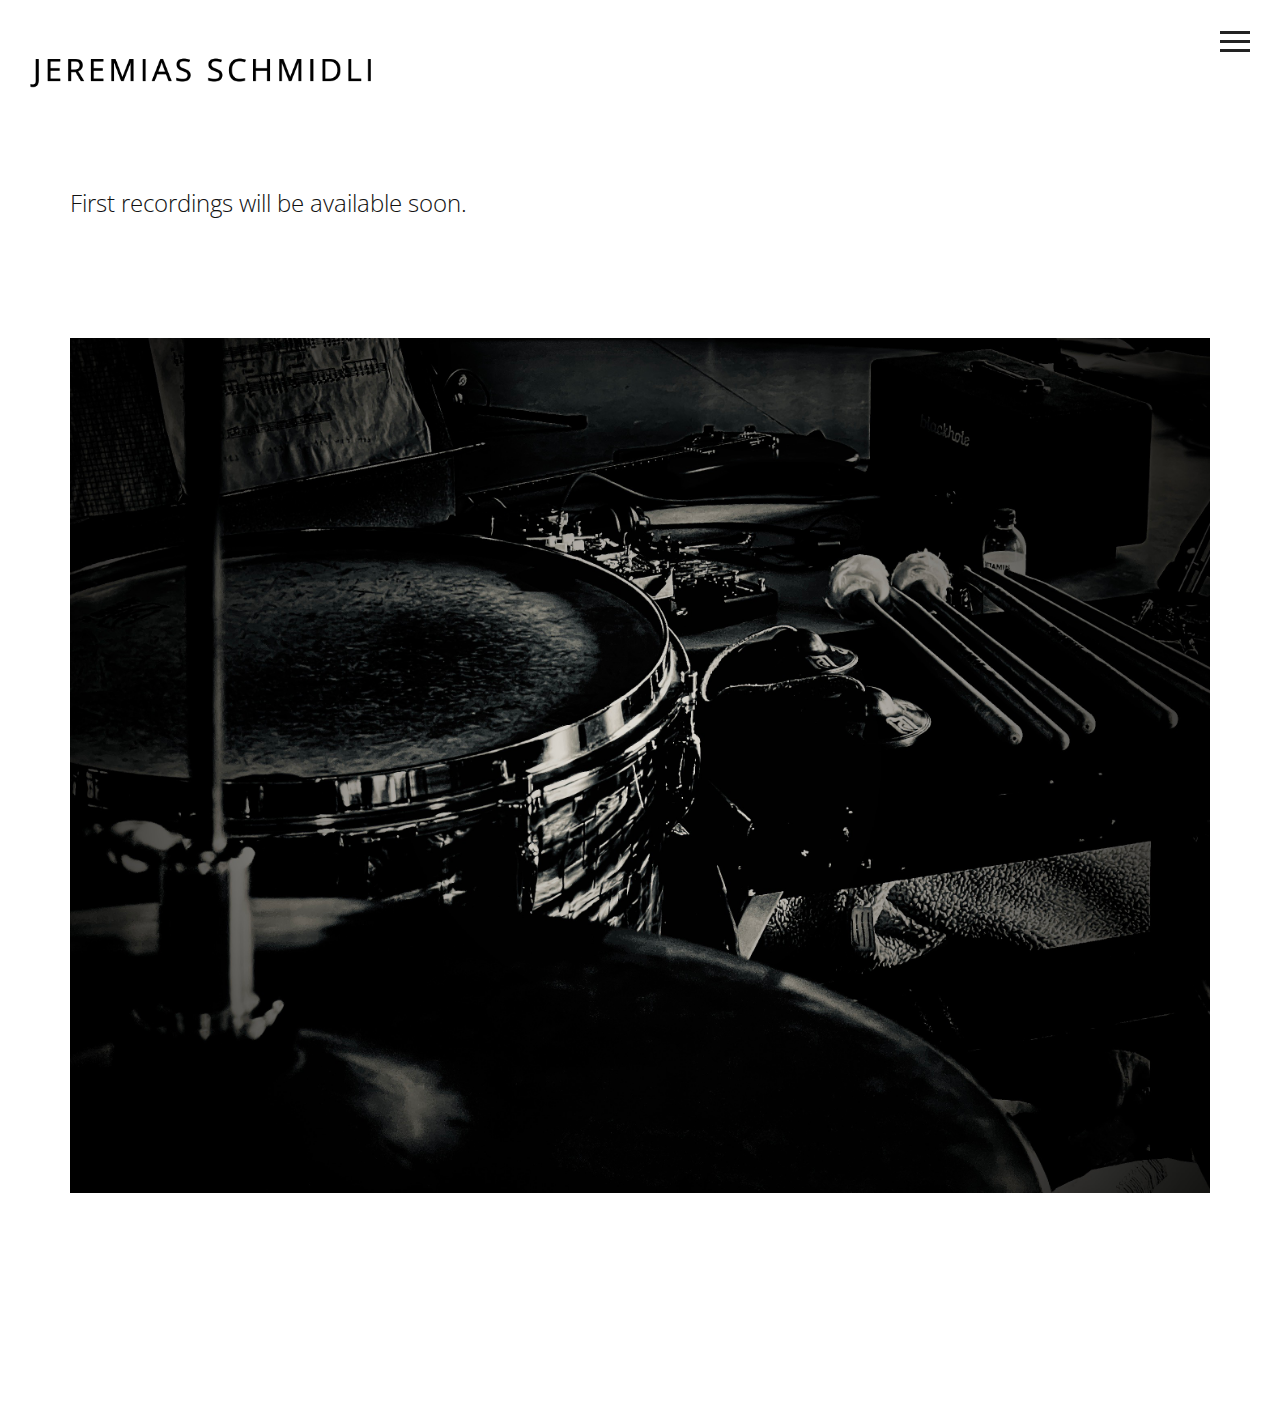
<file: media.html>
<!DOCTYPE html>
<html lang="en">
   <head>
      <meta charset="utf-8">
      <meta http-equiv="X-UA-Compatible" content="IE=edge">
      <meta name="viewport" content="width=device-width, initial-scale=1">
      <meta name="description" content="">
      <meta name="author" content="">
      <title>Jeremias Schmidli - Media</title>
      <!-- Css -->
      <link href="css/bootstrap.css" rel="stylesheet">
      <link href="css/style.css" rel="stylesheet">
         <link rel="icon" type="image/png" sizes="32x32" href="/img/favicons/favicon-32x32.png?v=2">
         <link rel="icon" type="image/png" sizes="16x16" href="/img/favicons/favicon-16x16.png?v=2">
         <link rel="icon" href="/img/favicons/favicon.ico?v=2">
         <link rel="apple-touch-icon" sizes="180x180" href="/img/favicons/apple-touch-icon.png?v=2">
         <link rel="manifest" href="/site.webmanifest?v=2">
         <meta name="theme-color" content="#ffffff">
   </head>
   <body>
      <nav class="navbar navbar-default color-fill navbar-fixed-top">
         <div class="col-md-12">
            <div class="nav">
               <button class="btn-nav">
               <span class="icon-bar top"></span>
               <span class="icon-bar middle"></span>
               <span class="icon-bar bottom"></span>
               </button>
            </div>
            <a class="navbar-brand" href="index.html">
            <img class="logo" src="img/logo.png" alt="logo">
            </a>
            <div class="nav-content hideNav hidden">
               <ul class="nav-list vcenter">
                  <li class="nav-item"><a class="item-anchor" href="index.html">Home</a></li>
                  <li class="nav-item"><a class="item-anchor" href="band.html">Band</a></li>
                  <li class="nav-item"><a class="item-anchor" href="projects.html">Projects</a></li>
                  <li class="nav-item"><a class="item-anchor" href="live.html">Live</a></li>
                  <li class="nav-item"><a class="item-anchor" href="media.html">Media</a></li>
                  <li class="nav-item"><a class="item-anchor" href="newsletter.html">Newsletter</a></li>
                  <li class="nav-item"><a class="item-anchor" href="contact.html">Contact</a></li>
               </ul>
            </div>
         </div>
      </nav>
      <section id="about">
         <div class="container">
            <div class="row"> 
               <div class="col-md-12">
                  <h3>
                     First recordings will be available soon.
                  </h3>
                  <br>
                  <img class="img-responsive margin-top-45" src="img/bg2.jpg" alt="me" title="photo by Martina Düthorn">
               </div>
            </div>
            <br>

      </section>
      <!-- script -->
      <script src="js/jquery.js"></script>
      <script src="js/bootstrap.min.js"></script>
      <script src="js/modernizr.js"></script>
      <script src="js/script.js"></script>
   </body>
</html>
</file>
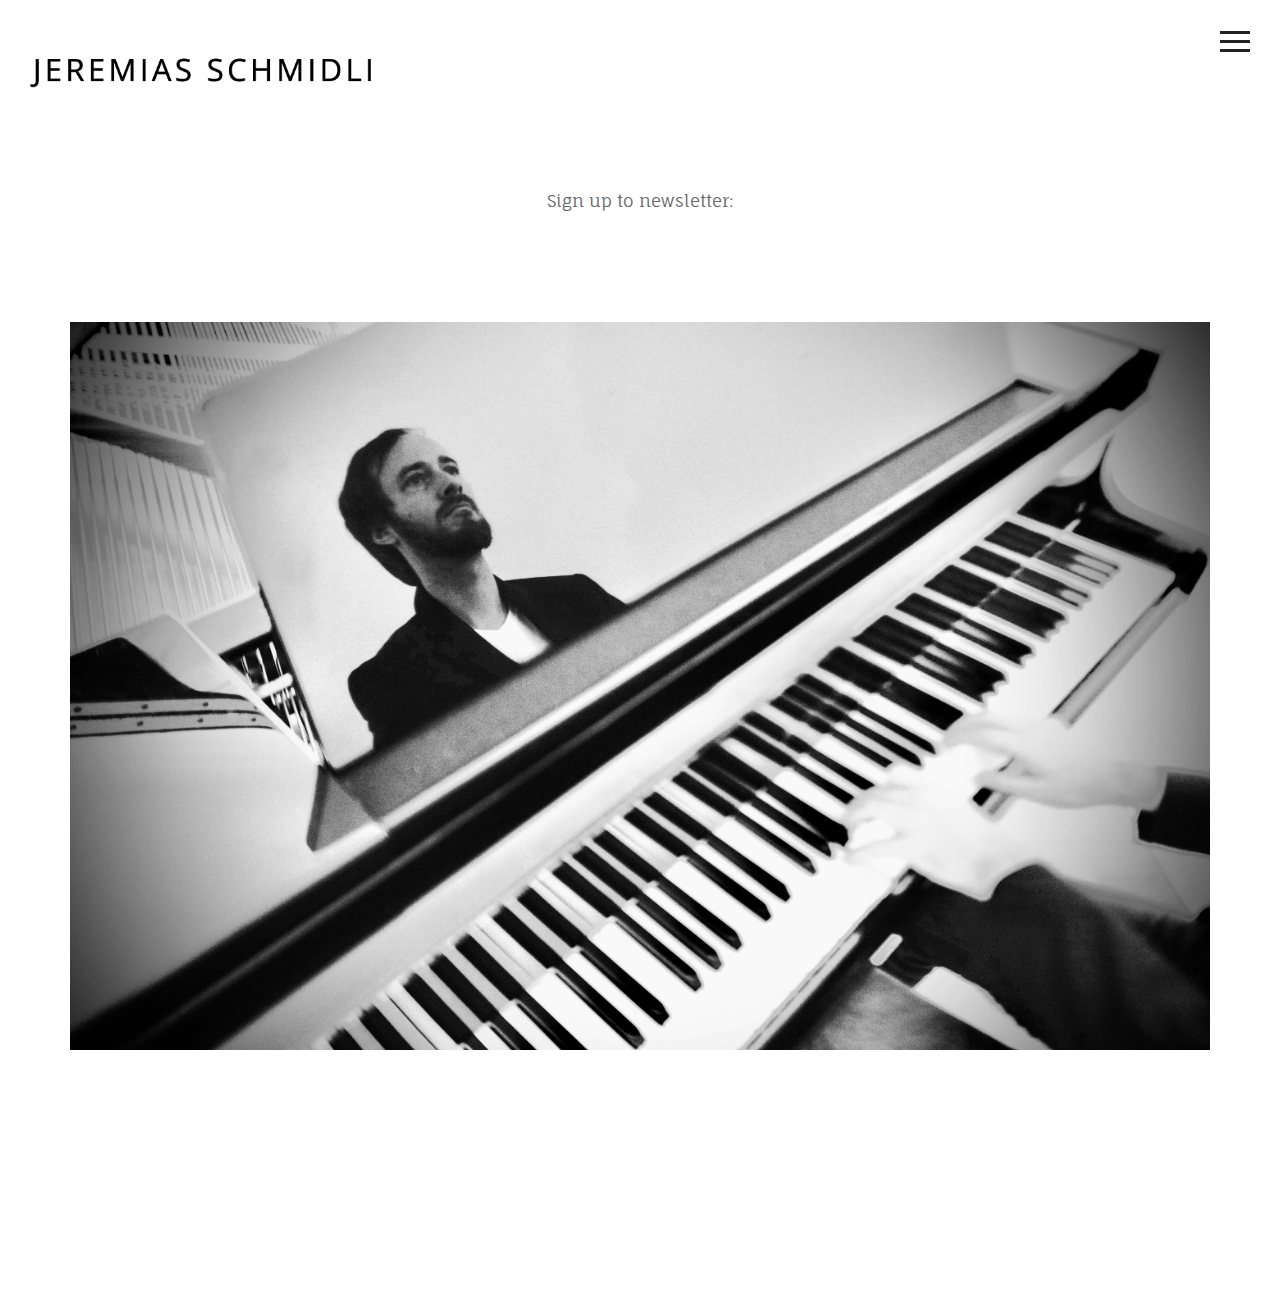
<file: newsletter.html>
<!DOCTYPE html>
<html lang="en">
	<head>
		<meta charset="utf-8">
		<meta http-equiv="X-UA-Compatible" content="IE=edge">
		<meta name="viewport" content="width=device-width, initial-scale=1">
		<meta name="description" content="">
		<meta name="author" content="">
		<title>Newsletter - Jeremias Schmidli</title>
		<!-- Css -->
		<link href="css/bootstrap.css" rel="stylesheet">
		<link href="css/style.css" rel="stylesheet">
		<link rel="icon" type="image/png" sizes="32x32" href="/img/favicons/favicon-32x32.png?v=2">
		<link rel="icon" type="image/png" sizes="16x16" href="/img/favicons/favicon-16x16.png?v=2">
		<link rel="icon" href="/img/favicons/favicon.ico?v=2">
		<link rel="apple-touch-icon" sizes="180x180" href="/img/favicons/apple-touch-icon.png?v=2">
		<link rel="manifest" href="/site.webmanifest?v=2">
		<meta name="theme-color" content="#ffffff">
	</head>
	<body>
		<nav class="navbar navbar-default color-fill navbar-fixed-top">
			<div class="col-md-12">
				<div class="nav">
					<button class="btn-nav">
					<span class="icon-bar top"></span>
					<span class="icon-bar middle"></span>
					<span class="icon-bar bottom"></span>
					</button>
				</div>
				<a class="navbar-brand" href="index.html">
				<img class="logo" src="img/logo.png" alt="logo">
				</a>
				<div class="nav-content hideNav hidden">
					<ul class="nav-list vcenter">
						<li class="nav-item"><a class="item-anchor" href="index.html">Home</a></li>
						<li class="nav-item"><a class="item-anchor" href="about.html">About</a></li>
						<li class="nav-item"><a class="item-anchor" href="projects.html">Projects</a></li>					<li class="nav-item"><a class="item-anchor" href="portfolio.html">Portfolio</a></li>						<li class="nav-item"><a class="item-anchor" href="live.html">Live</a></li>
						<li class="nav-item"><a class="item-anchor" href="newsletter.html">Newsletter</a></li>
						<li class="nav-item"><a class="item-anchor" href="contact.html">Contact</a></li>
					</ul>
				</div>
			</div>
		</nav>
		<!-- Newsletter Section -->
		<section id="newsletter">
			<div class="container">
				<div class="row">
					<div class="col-md-12 text-center">
						<p class="attention-getter animate-on-load">
							Sign up to newsletter:
						</p>
						<p class="attention-getter animate-on-load">
							<iframe src="https://embeds.beehiiv.com/03ca837b-3225-4900-9a1c-b7420d2ec9ce?slim=true" data-test-id="beehiiv-embed" height="52" frameborder="0" scrolling="no" style="margin: 0; border-radius: 0px !important; background-color: transparent;"></iframe>
						</p>
						<img src="img/newsletter.jpeg" alt="Newsletter" class="img-responsive center-block margin-bottom-60 margin-top-20" title="photo by Martina Düthorn" />
					</div>
				</div>
			</div>
		</section>
		<!-- script -->
		<script src="js/jquery.js"></script>
		<script src="js/bootstrap.min.js"></script>
		<script src="js/menu-color.js"></script>
		<script src="js/modernizr.js"></script>
		<script src="js/script.js"></script>
	</body>
</html>
</file>
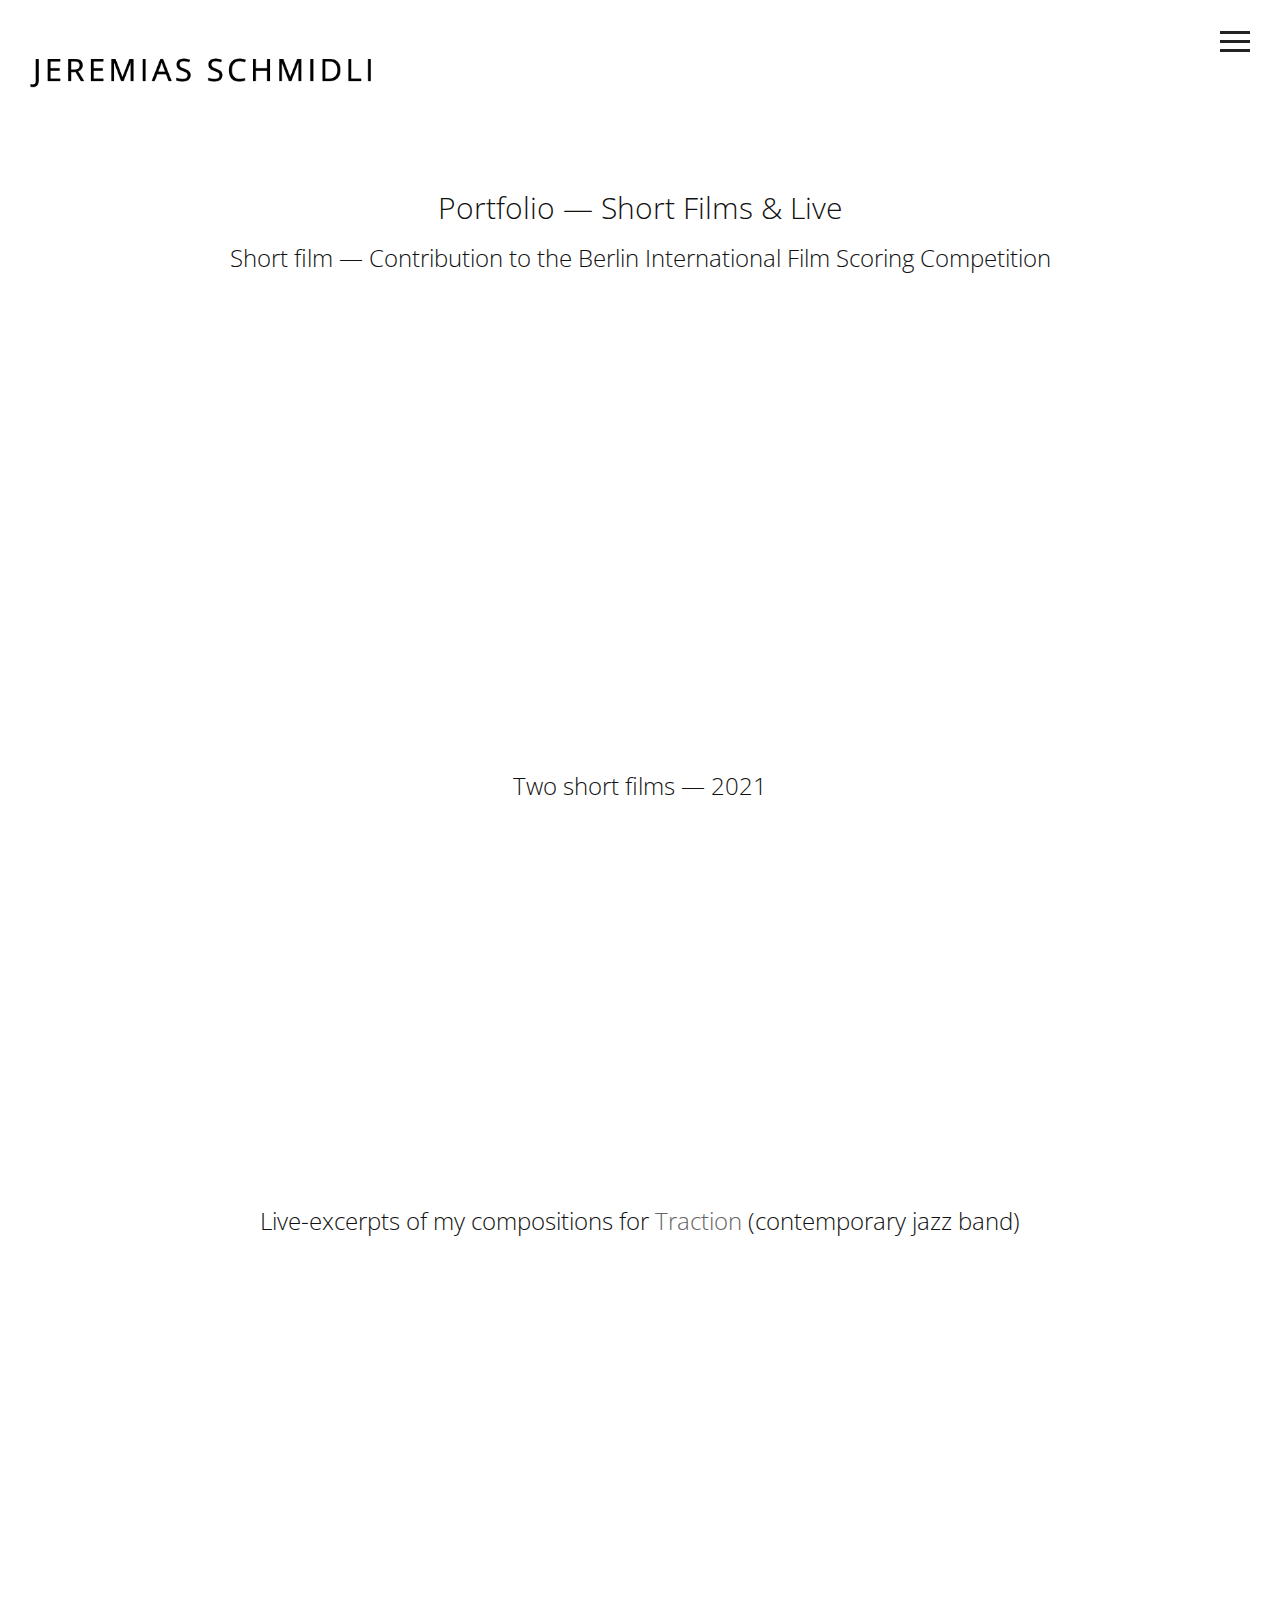
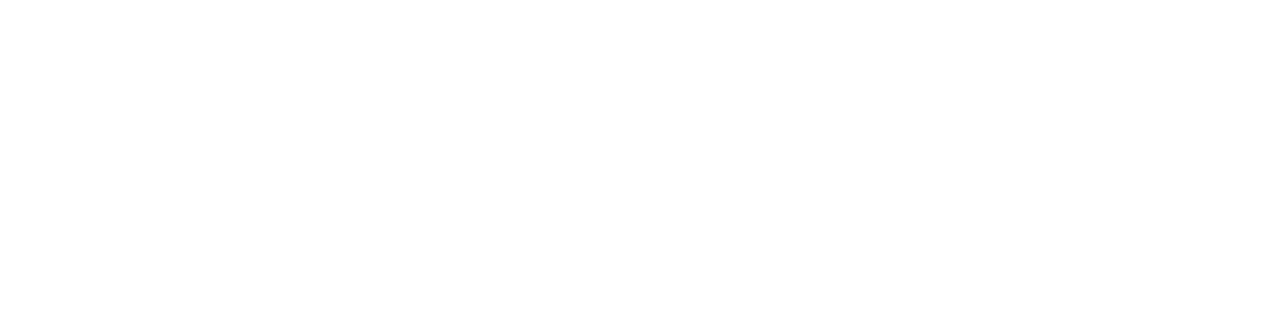
<file: portfolio.html>
<!DOCTYPE html>
<html lang="en">
   <head>
      <meta charset="utf-8">
      <meta http-equiv="X-UA-Compatible" content="IE=edge">
      <meta name="viewport" content="width=device-width, initial-scale=1">
      <meta name="description" content="Portfolio videos - Jeremias Schmidli">
      <meta name="author" content="">
      <title>Portfolio Videos - Jeremias Schmidli</title>
      <!-- Css -->
      <link href="css/bootstrap.css" rel="stylesheet">
      <link href="css/style.css" rel="stylesheet">
      <link rel="icon" type="image/png" sizes="32x32" href="/img/favicons/favicon-32x32.png?v=2">
      <link rel="icon" type="image/png" sizes="16x16" href="/img/favicons/favicon-16x16.png?v=2">
      <link rel="apple-touch-icon" sizes="180x180" href="/img/favicons/apple-touch-icon.png?v=2">
      <link rel="manifest" href="/site.webmanifest?v=2">
      <meta name="theme-color" content="#ffffff">
   </head>
   <body>
      <nav class="navbar navbar-default color-fill navbar-fixed-top">
         <div class="col-md-12">
            <div class="nav">
               <button class="btn-nav">
               <span class="icon-bar top"></span>
               <span class="icon-bar middle"></span>
               <span class="icon-bar bottom"></span>
               </button>
            </div>
            <a class="navbar-brand" href="index.html">
            <img class="logo" src="img/logo.png" alt="logo">
            </a>
            <div class="nav-content hideNav hidden">
               <ul class="nav-list vcenter">
                  <li class="nav-item"><a class="item-anchor" href="index.html">Home</a></li>
                  <li class="nav-item"><a class="item-anchor" href="about.html">About</a></li>
                  <li class="nav-item"><a class="item-anchor" href="projects.html">Projects</a></li>
                  <li class="nav-item"><a class="item-anchor" href="live.html">Live</a></li>
                  <li class="nav-item"><a class="item-anchor" href="newsletter.html">Newsletter</a></li>
                  <li class="nav-item"><a class="item-anchor" href="contact.html">Contact</a></li>
               </ul>
            </div>
         </div>
      </nav>

      <section id="portfolio-videos">
         <div class="container">
            <div class="row">
               <div class="col-md-12 text-center">
                  <h2>Portfolio — Short Films & Live</h2>
                  <h3 class="video-title">Short film — Contribution to the Berlin International Film Scoring Competition</h3>
               </div>
            </div>

            <div class="row margin-top-5 embed-row-gap">
               <div class="col-md-8 col-md-offset-2">
                  <div class="embed-responsive embed-responsive-16by9 margin-bottom-60">
                     <iframe class="embed-responsive-item" data-src="https://www.youtube-nocookie.com/embed/g5b6TTfFRHU?rel=0&modestbranding=1" src="" allow="accelerometer; autoplay; clipboard-write; encrypted-media; gyroscope; picture-in-picture" allowfullscreen></iframe>
                  </div>
               </div>
            </div>

            <div class="row">
               <div class="col-md-12 text-center">
                  <h3 class="video-title">Two short films — 2021</h3>
               </div>
            </div>

            <div class="row margin-top-10 embed-row-gap">
               <div class="col-md-6">
                  <div class="embed-responsive embed-responsive-16by9 margin-bottom-10">
                     <iframe class="embed-responsive-item" data-src="https://www.youtube-nocookie.com/embed/bwYR5CQY35M?rel=0&modestbranding=1" src="" allow="accelerometer; autoplay; clipboard-write; encrypted-media; gyroscope; picture-in-picture" allowfullscreen></iframe>
                  </div>
               </div>
               <div class="col-md-6">
                  <div class="embed-responsive embed-responsive-16by9 margin-bottom-10">
                     <iframe class="embed-responsive-item" data-src="https://www.youtube-nocookie.com/embed/8DH8U1IvAZQ?rel=0&modestbranding=1" src="" allow="accelerometer; autoplay; clipboard-write; encrypted-media; gyroscope; picture-in-picture" allowfullscreen></iframe>
                  </div>
               </div>
            </div>

            <div class="row">
               <div class="col-md-12">
                  <div class="margin-bottom-60"></div>
               </div>
            </div>

            <div class="row">
               <div class="col-md-12 text-center">
                  <h3 class="video-title live-title">Live-excerpts of my compositions for <a href="https://traction-band.com/" target="_blank" rel="noopener">Traction</a> (contemporary jazz band)</h3>
               </div>
            </div>

            <div class="row embed-row-gap">
               <div class="col-md-8 col-md-offset-2">
                  <div class="embed-responsive embed-responsive-16by9 margin-bottom-60">
                     <iframe class="embed-responsive-item" src="https://player.vimeo.com/video/903046444" allow="autoplay; fullscreen; picture-in-picture" allowfullscreen></iframe>
                  </div>
               </div>
            </div>

         </div>
      </section>

      <!-- script -->
         <script src="js/jquery.js"></script>
         <script src="js/bootstrap.min.js"></script>
         <script src="js/menu-color.js"></script>
         <script src="js/modernizr.js"></script>
         <script src="js/script.js"></script>
         <script>
         // Set YouTube iframe srcs dynamically to include origin (helps with player configuration errors when testing locally)
         document.addEventListener('DOMContentLoaded', function(){
            var iframes = document.querySelectorAll('iframe[data-src]');
            var origin = window.location && window.location.origin ? window.location.origin : (window.location.protocol + '//' + window.location.hostname + (window.location.port? ':'+window.location.port:''));
            iframes.forEach(function(iframe){
               var src = iframe.getAttribute('data-src');
               var sep = src.indexOf('?') === -1 ? '?' : '&';
               iframe.src = src + sep + 'origin=' + encodeURIComponent(origin);
            });
         });
         </script>
    </body>
</html>
</file>
<file: css/vendor.css>
/* ===================================================================
 * Augustine Third-party Stylesheets
 * Template Ver. 1.0.0
 * 03-16-2022
 * -------------------------------------------------------------------
 *
 * TOC:
 * # PrismJS 
 * # Swiper
 * # PhotoSwipe Main CSS
 * # PhotoSwipe Skin
 *
 * ------------------------------------------------------------------- */


/* ===================================================================
 * # PrismJS 1.20.0
 *   https://prismjs.com/download.html#themes=prism-okaidia&languages=markup+css+clike+javascript+markup-templating+php 
 *   
 *   okaidia theme for JavaScript, CSS and HTML
 *   Loosely based on Monokai textmate theme by http://www.monokai.nl/
 *   @author ocodia
 * ------------------------------------------------------------------- */
code[class*="language-"],
pre[class*="language-"] {
    color           : #f8f8f2;
    background      : none;
    text-shadow     : 0 1px rgba(0, 0, 0, 0.3);
    font-family     : var(--font-mono);
    font-size       : calc(var(--text-size) * 0.9444);
    text-align      : left;
    white-space     : pre;
    word-spacing    : normal;
    word-break      : normal;
    word-wrap       : normal;
    line-height     : var(--vspace-1);
    -moz-tab-size   : 4;
    -o-tab-size     : 4;
    tab-size        : 4;
    -webkit-hyphens : none;
    -moz-hyphens    : none;
    -ms-hyphens     : none;
    hyphens         : none;
}

/* Code blocks */
pre[class*="language-"] {
    padding  : var(--vspace-0_5) 0 var(--vspace-1);
    margin   : var(--vspace-1) 0;
    overflow : auto;
}

:not(pre)>code[class*="language-"],
pre[class*="language-"] {
    background : #272822;
}

/* Inline code */
:not(pre)>code[class*="language-"] {
    padding     : .1em;
    white-space : normal;
}

.token.comment,
.token.prolog,
.token.doctype,
.token.cdata {
    color : slategray;
}

.token.punctuation {
    color : #f8f8f2;
}

.token.namespace {
    opacity : .7;
}

.token.property,
.token.tag,
.token.constant,
.token.symbol,
.token.deleted {
    color : #f92672;
}

.token.boolean,
.token.number {
    color : #ae81ff;
}

.token.selector,
.token.attr-name,
.token.string,
.token.char,
.token.builtin,
.token.inserted {
    color : #a6e22e;
}

.token.operator,
.token.entity,
.token.url,
.language-css .token.string,
.style .token.string,
.token.variable {
    color : #f8f8f2;
}

.token.atrule,
.token.attr-value,
.token.function,
.token.class-name {
    color : #e6db74;
}

.token.keyword {
    color : #66d9ef;
}

.token.regex,
.token.important {
    color : #fd971f;
}

.token.important,
.token.bold {
    font-weight : bold;
}

.token.italic {
    font-style : italic;
}

.token.entity {
    cursor : help;
}



/* ===================================================================
 * # Swiper 8.0.6
 * Most modern mobile touch slider and framework with hardware accelerated transitions
 * https://swiperjs.com
 *
 * Copyright 2014-2022 Vladimir Kharlampidi
 *
 * Released under the MIT License
 *
 * Released on: February 14, 2022
 * ------------------------------------------------------------------- */
@font-face {
    font-family : 'swiper-icons';
    src         : url("data:application/font-woff;charset=utf-8;base64, [base64]//wADZ2x5ZgAAAywAAADMAAAD2MHtryVoZWFkAAABbAAAADAAAAA2E2+eoWhoZWEAAAGcAAAAHwAAACQC9gDzaG10eAAAAigAAAAZAAAArgJkABFsb2NhAAAC0AAAAFoAAABaFQAUGG1heHAAAAG8AAAAHwAAACAAcABAbmFtZQAAA/gAAAE5AAACXvFdBwlwb3N0AAAFNAAAAGIAAACE5s74hXjaY2BkYGAAYpf5Hu/j+W2+MnAzMYDAzaX6QjD6/4//Bxj5GA8AuRwMYGkAPywL13jaY2BkYGA88P8Agx4j+/8fQDYfA1AEBWgDAIB2BOoAeNpjYGRgYNBh4GdgYgABEMnIABJzYNADCQAACWgAsQB42mNgYfzCOIGBlYGB0YcxjYGBwR1Kf2WQZGhhYGBiYGVmgAFGBiQQkOaawtDAoMBQxXjg/wEGPcYDDA4wNUA2CCgwsAAAO4EL6gAAeNpj2M0gyAACqxgGNWBkZ2D4/wMA+xkDdgAAAHjaY2BgYGaAYBkGRgYQiAHyGMF8FgYHIM3DwMHABGQrMOgyWDLEM1T9/w8UBfEMgLzE////P/5//f/V/xv+r4eaAAeMbAxwIUYmIMHEgKYAYjUcsDAwsLKxc3BycfPw8jEQA/[base64]/uznmfPFBNODM2K7MTQ45YEAZqGP81AmGGcF3iPqOop0r1SPTaTbVkfUe4HXj97wYE+yNwWYxwWu4v1ugWHgo3S1XdZEVqWM7ET0cfnLGxWfkgR42o2PvWrDMBSFj/IHLaF0zKjRgdiVMwScNRAoWUoH78Y2icB/yIY09An6AH2Bdu/UB+yxopYshQiEvnvu0dURgDt8QeC8PDw7Fpji3fEA4z/PEJ6YOB5hKh4dj3EvXhxPqH/SKUY3rJ7srZ4FZnh1PMAtPhwP6fl2PMJMPDgeQ4rY8YT6Gzao0eAEA409DuggmTnFnOcSCiEiLMgxCiTI6Cq5DZUd3Qmp10vO0LaLTd2cjN4fOumlc7lUYbSQcZFkutRG7g6JKZKy0RmdLY680CDnEJ+UMkpFFe1RN7nxdVpXrC4aTtnaurOnYercZg2YVmLN/d/gczfEimrE/fs/bOuq29Zmn8tloORaXgZgGa78yO9/cnXm2BpaGvq25Dv9S4E9+5SIc9PqupJKhYFSSl47+Qcr1mYNAAAAeNptw0cKwkAAAMDZJA8Q7OUJvkLsPfZ6zFVERPy8qHh2YER+3i/BP83vIBLLySsoKimrqKqpa2hp6+jq6RsYGhmbmJqZSy0sraxtbO3sHRydnEMU4uR6yx7JJXveP7WrDycAAAAAAAH//wACeNpjYGRgYOABYhkgZgJCZgZNBkYGLQZtIJsFLMYAAAw3ALgAeNolizEKgDAQBCchRbC2sFER0YD6qVQiBCv/H9ezGI6Z5XBAw8CBK/m5iQQVauVbXLnOrMZv2oLdKFa8Pjuru2hJzGabmOSLzNMzvutpB3N42mNgZGBg4GKQYzBhYMxJLMlj4GBgAYow/P/PAJJhLM6sSoWKfWCAAwDAjgbRAAB42mNgYGBkAIIbCZo5IPrmUn0hGA0AO8EFTQAA");
    font-weight : 400;
    font-style  : normal;
}

:root {
    --swiper-theme-color : #007aff;
}

.swiper {
    margin-left  : auto;
    margin-right : auto;
    position     : relative;
    overflow     : hidden;
    list-style   : none;
    padding      : 0;
    /* Fix of Webkit flickering */
    z-index      : 1;
}

.swiper-vertical>.swiper-wrapper {
    flex-direction : column;
}

.swiper-wrapper {
    position            : relative;
    width               : 100%;
    height              : 100%;
    z-index             : 1;
    display             : flex;
    transition-property : transform;
    box-sizing          : content-box;
}

.swiper-android .swiper-slide,
.swiper-wrapper {
    transform : translate3d(0px, 0, 0);
}

.swiper-pointer-events {
    touch-action : pan-y;
}

.swiper-pointer-events.swiper-vertical {
    touch-action : pan-x;
}

.swiper-slide {
    flex-shrink         : 0;
    width               : 100%;
    height              : 100%;
    position            : relative;
    transition-property : transform;
}

.swiper-slide-invisible-blank {
    visibility : hidden;
}

/* Auto Height */
.swiper-autoheight,
.swiper-autoheight .swiper-slide {
    height : auto;
}

.swiper-autoheight .swiper-wrapper {
    align-items         : flex-start;
    transition-property : transform, height;
}

.swiper-backface-hidden .swiper-slide {
    transform                   : translateZ(0);
    -webkit-backface-visibility : hidden;
    backface-visibility         : hidden;
}

/* 3D Effects */
.swiper-3d,
.swiper-3d.swiper-css-mode .swiper-wrapper {
    perspective : 1200px;
}

.swiper-3d .swiper-wrapper,
.swiper-3d .swiper-slide,
.swiper-3d .swiper-slide-shadow,
.swiper-3d .swiper-slide-shadow-left,
.swiper-3d .swiper-slide-shadow-right,
.swiper-3d .swiper-slide-shadow-top,
.swiper-3d .swiper-slide-shadow-bottom,
.swiper-3d .swiper-cube-shadow {
    transform-style : preserve-3d;
}

.swiper-3d .swiper-slide-shadow,
.swiper-3d .swiper-slide-shadow-left,
.swiper-3d .swiper-slide-shadow-right,
.swiper-3d .swiper-slide-shadow-top,
.swiper-3d .swiper-slide-shadow-bottom {
    position       : absolute;
    left           : 0;
    top            : 0;
    width          : 100%;
    height         : 100%;
    pointer-events : none;
    z-index        : 10;
}

.swiper-3d .swiper-slide-shadow {
    background : rgba(0, 0, 0, 0.15);
}

.swiper-3d .swiper-slide-shadow-left {
    background-image : linear-gradient(to left, rgba(0, 0, 0, 0.5), rgba(0, 0, 0, 0));
}

.swiper-3d .swiper-slide-shadow-right {
    background-image : linear-gradient(to right, rgba(0, 0, 0, 0.5), rgba(0, 0, 0, 0));
}

.swiper-3d .swiper-slide-shadow-top {
    background-image : linear-gradient(to top, rgba(0, 0, 0, 0.5), rgba(0, 0, 0, 0));
}

.swiper-3d .swiper-slide-shadow-bottom {
    background-image : linear-gradient(to bottom, rgba(0, 0, 0, 0.5), rgba(0, 0, 0, 0));
}

/* CSS Mode */
.swiper-css-mode>.swiper-wrapper {
    overflow           : auto;
    scrollbar-width    : none;
    /* For Firefox */
    -ms-overflow-style : none;
    /* For Internet Explorer and Edge */
}

.swiper-css-mode>.swiper-wrapper::-webkit-scrollbar {
    display : none;
}

.swiper-css-mode>.swiper-wrapper>.swiper-slide {
    scroll-snap-align : start start;
}

.swiper-horizontal.swiper-css-mode>.swiper-wrapper {
    scroll-snap-type : x mandatory;
}

.swiper-vertical.swiper-css-mode>.swiper-wrapper {
    scroll-snap-type : y mandatory;
}

.swiper-centered>.swiper-wrapper::before {
    content     : '';
    flex-shrink : 0;
    order       : 9999;
}

.swiper-centered.swiper-horizontal>.swiper-wrapper>.swiper-slide:first-child {
    margin-inline-start : var(--swiper-centered-offset-before);
}

.swiper-centered.swiper-horizontal>.swiper-wrapper::before {
    height     : 100%;
    min-height : 1px;
    width      : var(--swiper-centered-offset-after);
}

.swiper-centered.swiper-vertical>.swiper-wrapper>.swiper-slide:first-child {
    margin-block-start : var(--swiper-centered-offset-before);
}

.swiper-centered.swiper-vertical>.swiper-wrapper::before {
    width     : 100%;
    min-width : 1px;
    height    : var(--swiper-centered-offset-after);
}

.swiper-centered>.swiper-wrapper>.swiper-slide {
    scroll-snap-align : center center;
}

.swiper-virtual .swiper-slide {
    -webkit-backface-visibility : hidden;
    transform                   : translateZ(0);
}

.swiper-virtual.swiper-css-mode .swiper-wrapper::after {
    content        : '';
    position       : absolute;
    left           : 0;
    top            : 0;
    pointer-events : none;
}

.swiper-virtual.swiper-css-mode.swiper-horizontal .swiper-wrapper::after {
    height : 1px;
    width  : var(--swiper-virtual-size);
}

.swiper-virtual.swiper-css-mode.swiper-vertical .swiper-wrapper::after {
    width  : 1px;
    height : var(--swiper-virtual-size);
}

:root {
    --swiper-navigation-size  : 44px;
    /*
  --swiper-navigation-color   : var(--swiper-theme-color);
  */
}

.swiper-button-prev,
.swiper-button-next {
    position        : absolute;
    top             : 50%;
    width           : calc(var(--swiper-navigation-size) / 44 * 27);
    height          : var(--swiper-navigation-size);
    margin-top      : calc(0px - (var(--swiper-navigation-size) / 2));
    z-index         : 10;
    cursor          : pointer;
    display         : flex;
    align-items     : center;
    justify-content : center;
    color           : var(--swiper-navigation-color, var(--swiper-theme-color));
}

.swiper-button-prev.swiper-button-disabled,
.swiper-button-next.swiper-button-disabled {
    opacity        : 0.35;
    cursor         : auto;
    pointer-events : none;
}

.swiper-button-prev:after,
.swiper-button-next:after {
    font-family    : swiper-icons;
    font-size      : var(--swiper-navigation-size);
    text-transform : none !important;
    letter-spacing : 0;
    text-transform : none;
    font-variant   : initial;
    line-height    : 1;
}

.swiper-button-prev,
.swiper-rtl .swiper-button-next {
    left  : 10px;
    right : auto;
}

.swiper-button-prev:after,
.swiper-rtl .swiper-button-next:after {
    content : 'prev';
}

.swiper-button-next,
.swiper-rtl .swiper-button-prev {
    right : 10px;
    left  : auto;
}

.swiper-button-next:after,
.swiper-rtl .swiper-button-prev:after {
    content : 'next';
}

.swiper-button-lock {
    display : none;
}

:root {
    /*
  --swiper-pagination-color: var(--swiper-theme-color);
  --swiper-pagination-bullet-size: 8px;
  --swiper-pagination-bullet-width: 8px;
  --swiper-pagination-bullet-height: 8px;
  --swiper-pagination-bullet-inactive-color: #000;
  --swiper-pagination-bullet-inactive-opacity: 0.2;
  --swiper-pagination-bullet-opacity: 1;
  --swiper-pagination-bullet-horizontal-gap: 4px;
  --swiper-pagination-bullet-vertical-gap: 6px;
  */
}

.swiper-pagination {
    position   : absolute;
    text-align : center;
    transition : 300ms opacity;
    transform  : translate3d(0, 0, 0);
    z-index    : 10;
}

.swiper-pagination.swiper-pagination-hidden {
    opacity : 0;
}

/* Common Styles */
.swiper-pagination-fraction,
.swiper-pagination-custom,
.swiper-horizontal>.swiper-pagination-bullets,
.swiper-pagination-bullets.swiper-pagination-horizontal {
    bottom : 10px;
    left   : 0;
    width  : 100%;
}

/* Bullets */
.swiper-pagination-bullets-dynamic {
    overflow  : hidden;
    font-size : 0;
}

.swiper-pagination-bullets-dynamic .swiper-pagination-bullet {
    transform : scale(0.33);
    position  : relative;
}

.swiper-pagination-bullets-dynamic .swiper-pagination-bullet-active {
    transform : scale(1);
}

.swiper-pagination-bullets-dynamic .swiper-pagination-bullet-active-main {
    transform : scale(1);
}

.swiper-pagination-bullets-dynamic .swiper-pagination-bullet-active-prev {
    transform : scale(0.66);
}

.swiper-pagination-bullets-dynamic .swiper-pagination-bullet-active-prev-prev {
    transform : scale(0.33);
}

.swiper-pagination-bullets-dynamic .swiper-pagination-bullet-active-next {
    transform : scale(0.66);
}

.swiper-pagination-bullets-dynamic .swiper-pagination-bullet-active-next-next {
    transform : scale(0.33);
}

.swiper-pagination-bullet {
    width         : var(--swiper-pagination-bullet-width, var(--swiper-pagination-bullet-size, 8px));
    height        : var(--swiper-pagination-bullet-height, var(--swiper-pagination-bullet-size, 8px));
    display       : inline-block;
    border-radius : 50%;
    background    : var(--swiper-pagination-bullet-inactive-color, #000);
    opacity       : var(--swiper-pagination-bullet-inactive-opacity, 0.2);
}

button.swiper-pagination-bullet {
    border             : none;
    margin             : 0;
    padding            : 0;
    box-shadow         : none;
    -webkit-appearance : none;
    appearance         : none;
}

.swiper-pagination-clickable .swiper-pagination-bullet {
    cursor : pointer;
}

.swiper-pagination-bullet:only-child {
    display : none !important;
}

.swiper-pagination-bullet-active {
    opacity    : var(--swiper-pagination-bullet-opacity, 1);
    background : var(--swiper-pagination-color, var(--swiper-theme-color));
}

.swiper-vertical>.swiper-pagination-bullets,
.swiper-pagination-vertical.swiper-pagination-bullets {
    right     : 10px;
    top       : 50%;
    transform : translate3d(0px, -50%, 0);
}

.swiper-vertical>.swiper-pagination-bullets .swiper-pagination-bullet,
.swiper-pagination-vertical.swiper-pagination-bullets .swiper-pagination-bullet {
    margin  : var(--swiper-pagination-bullet-vertical-gap, 6px) 0;
    display : block;
}

.swiper-vertical>.swiper-pagination-bullets.swiper-pagination-bullets-dynamic,
.swiper-pagination-vertical.swiper-pagination-bullets.swiper-pagination-bullets-dynamic {
    top       : 50%;
    transform : translateY(-50%);
    width     : 8px;
}

.swiper-vertical>.swiper-pagination-bullets.swiper-pagination-bullets-dynamic .swiper-pagination-bullet,
.swiper-pagination-vertical.swiper-pagination-bullets.swiper-pagination-bullets-dynamic .swiper-pagination-bullet {
    display    : inline-block;
    transition : 200ms transform, 200ms top;
}

.swiper-horizontal>.swiper-pagination-bullets .swiper-pagination-bullet,
.swiper-pagination-horizontal.swiper-pagination-bullets .swiper-pagination-bullet {
    margin : 0 var(--swiper-pagination-bullet-horizontal-gap, 4px);
}

.swiper-horizontal>.swiper-pagination-bullets.swiper-pagination-bullets-dynamic,
.swiper-pagination-horizontal.swiper-pagination-bullets.swiper-pagination-bullets-dynamic {
    left        : 50%;
    transform   : translateX(-50%);
    white-space : nowrap;
}

.swiper-horizontal>.swiper-pagination-bullets.swiper-pagination-bullets-dynamic .swiper-pagination-bullet,
.swiper-pagination-horizontal.swiper-pagination-bullets.swiper-pagination-bullets-dynamic .swiper-pagination-bullet {
    transition : 200ms transform, 200ms left;
}

.swiper-horizontal.swiper-rtl>.swiper-pagination-bullets-dynamic .swiper-pagination-bullet {
    transition : 200ms transform, 200ms right;
}

/* Progress */
.swiper-pagination-progressbar {
    background : rgba(0, 0, 0, 0.25);
    position   : absolute;
}

.swiper-pagination-progressbar .swiper-pagination-progressbar-fill {
    background       : var(--swiper-pagination-color, var(--swiper-theme-color));
    position         : absolute;
    left             : 0;
    top              : 0;
    width            : 100%;
    height           : 100%;
    transform        : scale(0);
    transform-origin : left top;
}

.swiper-rtl .swiper-pagination-progressbar .swiper-pagination-progressbar-fill {
    transform-origin : right top;
}

.swiper-horizontal>.swiper-pagination-progressbar,
.swiper-pagination-progressbar.swiper-pagination-horizontal,
.swiper-vertical>.swiper-pagination-progressbar.swiper-pagination-progressbar-opposite,
.swiper-pagination-progressbar.swiper-pagination-vertical.swiper-pagination-progressbar-opposite {
    width  : 100%;
    height : 4px;
    left   : 0;
    top    : 0;
}

.swiper-vertical>.swiper-pagination-progressbar,
.swiper-pagination-progressbar.swiper-pagination-vertical,
.swiper-horizontal>.swiper-pagination-progressbar.swiper-pagination-progressbar-opposite,
.swiper-pagination-progressbar.swiper-pagination-horizontal.swiper-pagination-progressbar-opposite {
    width  : 4px;
    height : 100%;
    left   : 0;
    top    : 0;
}

.swiper-pagination-lock {
    display : none;
}

/* Scrollbar */
.swiper-scrollbar {
    border-radius    : 10px;
    position         : relative;
    -ms-touch-action : none;
    background       : rgba(0, 0, 0, 0.1);
}

.swiper-horizontal>.swiper-scrollbar {
    position : absolute;
    left     : 1%;
    bottom   : 3px;
    z-index  : 50;
    height   : 5px;
    width    : 98%;
}

.swiper-vertical>.swiper-scrollbar {
    position : absolute;
    right    : 3px;
    top      : 1%;
    z-index  : 50;
    width    : 5px;
    height   : 98%;
}

.swiper-scrollbar-drag {
    height        : 100%;
    width         : 100%;
    position      : relative;
    background    : rgba(0, 0, 0, 0.5);
    border-radius : 10px;
    left          : 0;
    top           : 0;
}

.swiper-scrollbar-cursor-drag {
    cursor : move;
}

.swiper-scrollbar-lock {
    display : none;
}

.swiper-zoom-container {
    width           : 100%;
    height          : 100%;
    display         : flex;
    justify-content : center;
    align-items     : center;
    text-align      : center;
}

.swiper-zoom-container>img,
.swiper-zoom-container>svg,
.swiper-zoom-container>canvas {
    max-width  : 100%;
    max-height : 100%;
    object-fit : contain;
}

.swiper-slide-zoomed {
    cursor : move;
}

/* Preloader */
:root {
    /*
  --swiper-preloader-color: var(--swiper-theme-color);
  */
}

.swiper-lazy-preloader {
    width            : 42px;
    height           : 42px;
    position         : absolute;
    left             : 50%;
    top              : 50%;
    margin-left      : -21px;
    margin-top       : -21px;
    z-index          : 10;
    transform-origin : 50%;
    box-sizing       : border-box;
    border           : 4px solid var(--swiper-preloader-color, var(--swiper-theme-color));
    border-radius    : 50%;
    border-top-color : transparent;
}

.swiper-slide-visible .swiper-lazy-preloader {
    animation : swiper-preloader-spin 1s infinite linear;
}

.swiper-lazy-preloader-white {
    --swiper-preloader-color : #fff;
}

.swiper-lazy-preloader-black {
    --swiper-preloader-color : #000;
}

@keyframes swiper-preloader-spin {
    100% {
        transform : rotate(360deg);
    }
}

/* a11y */
.swiper .swiper-notification {
    position       : absolute;
    left           : 0;
    top            : 0;
    pointer-events : none;
    opacity        : 0;
    z-index        : -1000;
}

.swiper-free-mode>.swiper-wrapper {
    transition-timing-function : ease-out;
    margin                     : 0 auto;
}

.swiper-grid>.swiper-wrapper {
    flex-wrap : wrap;
}

.swiper-grid-column>.swiper-wrapper {
    flex-wrap      : wrap;
    flex-direction : column;
}

.swiper-fade.swiper-free-mode .swiper-slide {
    transition-timing-function : ease-out;
}

.swiper-fade .swiper-slide {
    pointer-events      : none;
    transition-property : opacity;
}

.swiper-fade .swiper-slide .swiper-slide {
    pointer-events : none;
}

.swiper-fade .swiper-slide-active,
.swiper-fade .swiper-slide-active .swiper-slide-active {
    pointer-events : auto;
}

.swiper-cube {
    overflow : visible;
}

.swiper-cube .swiper-slide {
    pointer-events              : none;
    -webkit-backface-visibility : hidden;
    backface-visibility         : hidden;
    z-index                     : 1;
    visibility                  : hidden;
    transform-origin            : 0 0;
    width                       : 100%;
    height                      : 100%;
}

.swiper-cube .swiper-slide .swiper-slide {
    pointer-events : none;
}

.swiper-cube.swiper-rtl .swiper-slide {
    transform-origin : 100% 0;
}

.swiper-cube .swiper-slide-active,
.swiper-cube .swiper-slide-active .swiper-slide-active {
    pointer-events : auto;
}

.swiper-cube .swiper-slide-active,
.swiper-cube .swiper-slide-next,
.swiper-cube .swiper-slide-prev,
.swiper-cube .swiper-slide-next+.swiper-slide {
    pointer-events : auto;
    visibility     : visible;
}

.swiper-cube .swiper-slide-shadow-top,
.swiper-cube .swiper-slide-shadow-bottom,
.swiper-cube .swiper-slide-shadow-left,
.swiper-cube .swiper-slide-shadow-right {
    z-index                     : 0;
    -webkit-backface-visibility : hidden;
    backface-visibility         : hidden;
}

.swiper-cube .swiper-cube-shadow {
    position : absolute;
    left     : 0;
    bottom   : 0px;
    width    : 100%;
    height   : 100%;
    opacity  : 0.6;
    z-index  : 0;
}

.swiper-cube .swiper-cube-shadow:before {
    content    : '';
    background : #000;
    position   : absolute;
    left       : 0;
    top        : 0;
    bottom     : 0;
    right      : 0;
    filter     : blur(50px);
}

.swiper-flip {
    overflow : visible;
}

.swiper-flip .swiper-slide {
    pointer-events              : none;
    -webkit-backface-visibility : hidden;
    backface-visibility         : hidden;
    z-index                     : 1;
}

.swiper-flip .swiper-slide .swiper-slide {
    pointer-events : none;
}

.swiper-flip .swiper-slide-active,
.swiper-flip .swiper-slide-active .swiper-slide-active {
    pointer-events : auto;
}

.swiper-flip .swiper-slide-shadow-top,
.swiper-flip .swiper-slide-shadow-bottom,
.swiper-flip .swiper-slide-shadow-left,
.swiper-flip .swiper-slide-shadow-right {
    z-index                     : 0;
    -webkit-backface-visibility : hidden;
    backface-visibility         : hidden;
}

.swiper-creative .swiper-slide {
    -webkit-backface-visibility : hidden;
    backface-visibility         : hidden;
    overflow                    : hidden;
    transition-property         : transform, opacity, height;
}

.swiper-cards {
    overflow : visible;
}

.swiper-cards .swiper-slide {
    transform-origin            : center bottom;
    -webkit-backface-visibility : hidden;
    backface-visibility         : hidden;
    overflow                    : hidden;
}



/* ===================================================================
 * # PhotoSwipe Main CSS by Dmitry Semenov
 *   photoswipe.com | MIT license 
 *
 * ------------------------------------------------------------------- */
/*
    Styles for basic PhotoSwipe functionality (sliding area, open/close transitions)
*/

/* pswp = photoswipe */
.pswp {
    display                     : none;
    position                    : absolute;
    width                       : 100%;
    height                      : 100%;
    left                        : 0;
    top                         : 0;
    overflow                    : hidden;
    -ms-touch-action            : none;
    touch-action                : none;
    z-index                     : 1500;
    -webkit-text-size-adjust    : 100%;
    /* create separate layer, to avoid paint on window.onscroll in webkit/blink */
    -webkit-backface-visibility : hidden;
    outline                     : none;
}

.pswp * {
    -webkit-box-sizing : border-box;
    box-sizing         : border-box;
}

.pswp img {
    max-width : none;
}

/* style is added when JS option showHideOpacity is set to true */
.pswp--animate_opacity {
    /* 0.001, because opacity:0 doesn't trigger Paint action, which causes lag at start of transition */
    opacity            : 0.001;
    will-change        : opacity;
    /* for open/close transition */
    -webkit-transition : opacity 333ms cubic-bezier(0.4, 0, 0.22, 1);
    transition         : opacity 333ms cubic-bezier(0.4, 0, 0.22, 1);
}

.pswp--open {
    display : block;
}

.pswp--zoom-allowed .pswp__img {
    /* autoprefixer: off */
    cursor : -webkit-zoom-in;
    cursor : -moz-zoom-in;
    cursor : zoom-in;
}

.pswp--zoomed-in .pswp__img {
    /* autoprefixer: off */
    cursor : -webkit-grab;
    cursor : -moz-grab;
    cursor : grab;
}

.pswp--dragging .pswp__img {
    /* autoprefixer: off */
    cursor : -webkit-grabbing;
    cursor : -moz-grabbing;
    cursor : grabbing;
}

/*
	Background is added as a separate element.
	As animating opacity is much faster than animating rgba() background-color.
*/
.pswp__bg {
    position                    : absolute;
    left                        : 0;
    top                         : 0;
    width                       : 100%;
    height                      : 100%;
    background                  : #000;
    opacity                     : 0;
    -webkit-transform           : translateZ(0);
    transform                   : translateZ(0);
    -webkit-backface-visibility : hidden;
    will-change                 : opacity;
}

.pswp__scroll-wrap {
    position : absolute;
    left     : 0;
    top      : 0;
    width    : 100%;
    height   : 100%;
    overflow : hidden;
}

.pswp__container,
.pswp__zoom-wrap {
    -ms-touch-action : none;
    touch-action     : none;
    position         : absolute;
    left             : 0;
    right            : 0;
    top              : 0;
    bottom           : 0;
}

/* Prevent selection and tap highlights */
.pswp__container,
.pswp__img {
    -webkit-user-select         : none;
    -moz-user-select            : none;
    -ms-user-select             : none;
    user-select                 : none;
    -webkit-tap-highlight-color : transparent;
    -webkit-touch-callout       : none;
}

.pswp__zoom-wrap {
    position                 : absolute;
    width                    : 100%;
    -webkit-transform-origin : left top;
    -ms-transform-origin     : left top;
    transform-origin         : left top;
    /* for open/close transition */
    -webkit-transition       : -webkit-transform 333ms cubic-bezier(0.4, 0, 0.22, 1);
    transition               : transform 333ms cubic-bezier(0.4, 0, 0.22, 1);
}

.pswp__bg {
    will-change        : opacity;
    /* for open/close transition */
    -webkit-transition : opacity 333ms cubic-bezier(0.4, 0, 0.22, 1);
    transition         : opacity 333ms cubic-bezier(0.4, 0, 0.22, 1);
}

.pswp--animated-in .pswp__bg,
.pswp--animated-in .pswp__zoom-wrap {
    -webkit-transition : none;
    transition         : none;
}

.pswp__container,
.pswp__zoom-wrap {
    -webkit-backface-visibility : hidden;
}

.pswp__item {
    position : absolute;
    left     : 0;
    right    : 0;
    top      : 0;
    bottom   : 0;
    overflow : hidden;
}

.pswp__img {
    position : absolute;
    width    : auto;
    height   : auto;
    top      : 0;
    left     : 0;
}

/*
	stretched thumbnail or div placeholder element (see below)
	style is added to avoid flickering in webkit/blink when layers overlap
*/
.pswp__img--placeholder {
    -webkit-backface-visibility : hidden;
}

/*
	div element that matches size of large image
	large image loads on top of it
*/
.pswp__img--placeholder--blank {
    background : #222;
}

.pswp--ie .pswp__img {
    width  : 100% !important;
    height : auto !important;
    left   : 0;
    top    : 0;
}

/*
	Error message appears when image is not loaded
	(JS option errorMsg controls markup)
*/
.pswp__error-msg {
    position    : absolute;
    left        : 0;
    top         : 50%;
    width       : 100%;
    text-align  : center;
    font-size   : 14px;
    line-height : 16px;
    margin-top  : -8px;
    color       : #CCC;
}

.pswp__error-msg a {
    color           : #CCC;
    text-decoration : underline;
}


/* ===================================================================
 * # PhotoSwipe Skin
 *
 *
 * ------------------------------------------------------------------- */
/*
    Contents:

    1. Buttons
    2. Share modal and links
    3. Index indicator ("1 of X" counter)
    4. Caption
    5. Loading indicator
    6. Additional styles (root element, top bar, idle state, hidden state, etc.)
*/
/* -------------------------------------------------------------------
 * ## 1. buttons
 * ------------------------------------------------------------------- */
/* <button> css reset */
.pswp__button {
    width              : 44px;
    height             : 44px;
    line-height        : 1;
    position           : relative;
    background         : none;
    cursor             : pointer;
    overflow           : visible;
    -webkit-appearance : none;
    display            : block;
    border             : 0;
    padding            : 0;
    margin             : 0;
    float              : right;
    opacity            : 0.6;
    -webkit-transition : opacity 0.2s;
    transition         : opacity 0.2s;
    -webkit-box-shadow : none;
    box-shadow         : none;
}

.pswp__button:focus,
.pswp__button:hover {
    opacity          : 1;
    background-color : transparent;
}

.pswp__button:active {
    outline : none;
    opacity : 0.9;
}

.pswp__button::-moz-focus-inner {
    padding : 0;
    border  : 0;
}

/* 
pswp__ui--over-close class it added when mouse is 
over element that should close gallery 
*/
.pswp__ui--over-close .pswp__button--close {
    opacity : 1;
}

.pswp__button,
.pswp__button--arrow--left:before,
.pswp__button--arrow--right:before {
    background      : url(../images/photoswipe/default-skin.png) 0 0 no-repeat;
    background-size : 264px 88px;
    width           : 44px;
    height          : 44px;
}

@media (-webkit-min-device-pixel-ratio: 1.1),
(-webkit-min-device-pixel-ratio: 1.09375),
(min-resolution: 105dpi),
(min-resolution: 1.1dppx) {

    /* Serve SVG sprite if browser supports SVG and resolution is more than 105dpi */
    .pswp--svg .pswp__button,
    .pswp--svg .pswp__button--arrow--left:before,
    .pswp--svg .pswp__button--arrow--right:before {
        background-image : url(images/photoswipe/default-skin.svg);
    }

    .pswp--svg .pswp__button--arrow--left,
    .pswp--svg .pswp__button--arrow--right {
        background : none;
    }
}

.pswp__button--close {
    background-position : 0 -44px;
}

.pswp__button--share {
    background-position : -44px -44px;
}

.pswp__button--fs {
    display : none;
}

.pswp--supports-fs .pswp__button--fs {
    display : block;
}

.pswp--fs .pswp__button--fs {
    background-position : -44px 0;
}

.pswp__button--zoom {
    display             : none;
    background-position : -88px 0;
}

.pswp--zoom-allowed .pswp__button--zoom {
    display : block;
}

.pswp--zoomed-in .pswp__button--zoom {
    background-position : -132px 0;
}

/* no arrows on touch screens */
.pswp--touch .pswp__button--arrow--left,
.pswp--touch .pswp__button--arrow--right {
    visibility : hidden;
}

/*
Arrow buttons hit area
(icon is added to :before pseudo-element)
*/
.pswp__button--arrow--left,
.pswp__button--arrow--right {
    background : none;
    top        : 50%;
    margin-top : -22px;
    width      : 30px;
    height     : 32px;
    position   : absolute;
}

.pswp__button--arrow--left {
    left : 12px;
}

.pswp__button--arrow--right {
    right : 12px;
}

.pswp__button--arrow--left:before,
.pswp__button--arrow--right:before {
    content          : '';
    top              : 0;
    background-color : rgba(0, 0, 0, 0.3);
    height           : 30px;
    width            : 32px;
    position         : absolute;
    border-radius    : 3px;
}

.pswp__button--arrow--left:before {
    left                : 6px;
    background-position : -138px -44px;
}

.pswp__button--arrow--right:before {
    right               : 6px;
    background-position : -94px -44px;
}

/* -------------------------------------------------------------------
 * ## 2. Share modal/popup and links
 * ------------------------------------------------------------------- */
.pswp__counter,
.pswp__share-modal {
    -webkit-user-select : none;
    -moz-user-select    : none;
    -ms-user-select     : none;
    user-select         : none;
}

.pswp__share-modal {
    display                     : block;
    background                  : rgba(0, 0, 0, 0.5);
    width                       : 100%;
    height                      : 100%;
    top                         : 0;
    left                        : 0;
    padding                     : 10px;
    position                    : absolute;
    z-index                     : 1600;
    opacity                     : 0;
    -webkit-transition          : opacity 0.25s ease-out;
    transition                  : opacity 0.25s ease-out;
    -webkit-backface-visibility : hidden;
    will-change                 : opacity;
}

.pswp__share-modal--hidden {
    display : none;
}

.pswp__share-tooltip {
    z-index                     : 1620;
    position                    : absolute;
    background                  : #FFF;
    top                         : 56px;
    border-radius               : 3px;
    display                     : block;
    width                       : auto;
    right                       : 44px;
    -webkit-box-shadow          : 0 2px 5px rgba(0, 0, 0, 0.25);
    box-shadow                  : 0 2px 5px rgba(0, 0, 0, 0.25);
    -webkit-transform           : translateY(6px);
    -ms-transform               : translateY(6px);
    transform                   : translateY(6px);
    -webkit-transition          : -webkit-transform 0.25s;
    transition                  : transform 0.25s;
    -webkit-backface-visibility : hidden;
    will-change                 : transform;
}

.pswp__share-tooltip a {
    display         : block;
    padding         : 9px 15px;
    color           : #000;
    text-decoration : none;
    font-size       : 13px;
    line-height     : 18px;
}

.pswp__share-tooltip a:hover {
    text-decoration : none;
    color           : #000;
}

.pswp__share-tooltip a:first-child {
    /* round corners on the first/last list item */
    border-radius : 3px 3px 0 0;
}

.pswp__share-tooltip a:last-child {
    border-radius : 0 0 3px 3px;
}

.pswp__share-modal--fade-in {
    opacity : 1;
}

.pswp__share-modal--fade-in .pswp__share-tooltip {
    -webkit-transform : translateY(0);
    -ms-transform     : translateY(0);
    transform         : translateY(0);
}

/* increase size of share links on touch devices */
.pswp--touch .pswp__share-tooltip a {
    padding : 16px 12px;
}

a.pswp__share--facebook:before {
    content                : '';
    display                : block;
    width                  : 0;
    height                 : 0;
    position               : absolute;
    top                    : -12px;
    right                  : 15px;
    border                 : 6px solid transparent;
    border-bottom-color    : #FFF;
    -webkit-pointer-events : none;
    -moz-pointer-events    : none;
    pointer-events         : none;
}

a.pswp__share--facebook:hover {
    background : #3E5C9A;
    color      : #FFF;
}

a.pswp__share--facebook:hover:before {
    border-bottom-color : #3E5C9A;
}

a.pswp__share--twitter:hover {
    background : #55ACEE;
    color      : #FFF;
}

a.pswp__share--pinterest:hover {
    background : #CCC;
    color      : #CE272D;
}

a.pswp__share--download:hover {
    background : #DDD;
}

/* -------------------------------------------------------------------
 * ## 3. Index indicator ("1 of X" counter)
 * ------------------------------------------------------------------- */
.pswp__counter {
    position    : absolute;
    left        : 6px;
    top         : 0;
    height      : 44px;
    font-size   : 13px;
    line-height : 44px;
    color       : #FFF;
    opacity     : 0.75;
    padding     : 0 10px;
}

/* -------------------------------------------------------------------
 * ## 4. Caption
 * ------------------------------------------------------------------- */
.pswp__caption {
    position   : absolute;
    left       : 0;
    bottom     : 0;
    width      : 100%;
    min-height : 45px;
}

.pswp__caption h4 {
    font-family : var(--font-1);
    font-size   : 1.6rem;
    line-height : 1.5;
    margin      : 0 0 .6rem;
    color       : white;
}

.pswp__caption small {
    font-size : 12px;
    color     : rgba(255, 255, 255, 0.5);
}

.pswp__caption__center {
    text-align  : center;
    max-width   : 900px;
    margin      : 0 auto;
    font-size   : 14px;
    padding     : 10px;
    line-height : 20px;
    color       : rgba(255, 255, 255, 0.5);
}

.pswp__caption--empty {
    display : none;
}

/* Fake caption element, used to calculate height of next/prev image */
.pswp__caption--fake {
    visibility : hidden;
}

/* -------------------------------------------------------------------
 * ## 5. Loading indicator (preloader)
 * You can play with it here - http://codepen.io/dimsemenov/pen/yyBWoR
 * ------------------------------------------------------------------- */
.pswp__preloader {
    width              : 44px;
    height             : 44px;
    position           : absolute;
    top                : 0;
    left               : 50%;
    margin-left        : -22px;
    opacity            : 0;
    -webkit-transition : opacity 0.25s ease-out;
    transition         : opacity 0.25s ease-out;
    will-change        : opacity;
    direction          : ltr;
}

.pswp__preloader__icn {
    width  : 20px;
    height : 20px;
    margin : 12px;
}

.pswp__preloader--active {
    opacity : 1;
}

.pswp__preloader--active .pswp__preloader__icn {
    /* We use .gif in browsers that don't support CSS animation */
    background : url(..images/photoswipe/preloader.gif) 0 0 no-repeat;
}

.pswp--css_animation .pswp__preloader--active {
    opacity : 1;
}

.pswp--css_animation .pswp__preloader--active .pswp__preloader__icn {
    -webkit-animation : clockwise 500ms linear infinite;
    animation         : clockwise 500ms linear infinite;
}

.pswp--css_animation .pswp__preloader--active .pswp__preloader__donut {
    -webkit-animation : donut-rotate 1000ms cubic-bezier(0.4, 0, 0.22, 1) infinite;
    animation         : donut-rotate 1000ms cubic-bezier(0.4, 0, 0.22, 1) infinite;
}

.pswp--css_animation .pswp__preloader__icn {
    background : none;
    opacity    : 0.75;
    width      : 14px;
    height     : 14px;
    position   : absolute;
    left       : 15px;
    top        : 15px;
    margin     : 0;
}

.pswp--css_animation .pswp__preloader__cut {
    /* 
			The idea of animating inner circle is based on Polymer ("material") loading indicator 
			 by Keanu Lee https://blog.keanulee.com/2014/10/20/the-tale-of-three-spinners.html
		*/
    position : relative;
    width    : 7px;
    height   : 14px;
    overflow : hidden;
}

.pswp--css_animation .pswp__preloader__donut {
    -webkit-box-sizing  : border-box;
    box-sizing          : border-box;
    width               : 14px;
    height              : 14px;
    border              : 2px solid #FFF;
    border-radius       : 50%;
    border-left-color   : transparent;
    border-bottom-color : transparent;
    position            : absolute;
    top                 : 0;
    left                : 0;
    background          : none;
    margin              : 0;
}

@media screen and (max-width: 1024px) {
    .pswp__preloader {
        position : relative;
        left     : auto;
        top      : auto;
        margin   : 0;
        float    : right;
    }
}

@-webkit-keyframes clockwise {
    0% {
        -webkit-transform : rotate(0deg);
        transform         : rotate(0deg);
    }

    100% {
        -webkit-transform : rotate(360deg);
        transform         : rotate(360deg);
    }
}

@keyframes clockwise {
    0% {
        -webkit-transform : rotate(0deg);
        transform         : rotate(0deg);
    }

    100% {
        -webkit-transform : rotate(360deg);
        transform         : rotate(360deg);
    }
}

@-webkit-keyframes donut-rotate {
    0% {
        -webkit-transform : rotate(0);
        transform         : rotate(0);
    }

    50% {
        -webkit-transform : rotate(-140deg);
        transform         : rotate(-140deg);
    }

    100% {
        -webkit-transform : rotate(0);
        transform         : rotate(0);
    }
}

@keyframes donut-rotate {
    0% {
        -webkit-transform : rotate(0);
        transform         : rotate(0);
    }

    50% {
        -webkit-transform : rotate(-140deg);
        transform         : rotate(-140deg);
    }

    100% {
        -webkit-transform : rotate(0);
        transform         : rotate(0);
    }
}

/* -------------------------------------------------------------------
 * ## 6. additional styles
 * ------------------------------------------------------------------- */
/* root element of UI */
.pswp {
    font-family : var(--font-1);
}

.pswp__ui {
    -webkit-font-smoothing : auto;
    visibility             : visible;
    opacity                : 1;
    z-index                : 1550;
}

/* top black bar with buttons and "1 of X" indicator */
.pswp__top-bar {
    position : absolute;
    left     : 0;
    top      : 0;
    height   : 44px;
    width    : 100%;
    padding  : 0 6px;
}

.pswp__caption,
.pswp__top-bar,
.pswp--has_mouse .pswp__button--arrow--left,
.pswp--has_mouse .pswp__button--arrow--right {
    -webkit-backface-visibility : hidden;
    will-change                 : opacity;
    -webkit-transition          : opacity 333ms cubic-bezier(0.4, 0, 0.22, 1);
    transition                  : opacity 333ms cubic-bezier(0.4, 0, 0.22, 1);
}

/* pswp--has_mouse class is added only when two subsequent mousemove events occur */
.pswp--has_mouse .pswp__button--arrow--left,
.pswp--has_mouse .pswp__button--arrow--right {
    visibility : visible;
}

.pswp__top-bar,
.pswp__caption {
    background-color : rgba(0, 0, 0, 0.5);
}

/* pswp__ui--fit class is added when main image "fits" between top bar and bottom bar (caption) */
.pswp__ui--fit .pswp__top-bar,
.pswp__ui--fit .pswp__caption {
    background-color : rgba(0, 0, 0, 0.3);
}

/* pswp__ui--idle class is added when mouse isn't moving for several seconds (JS option timeToIdle) */
.pswp__ui--idle .pswp__top-bar {
    opacity : 0;
}

.pswp__ui--idle .pswp__button--arrow--left,
.pswp__ui--idle .pswp__button--arrow--right {
    opacity : 0;
}

/*
	pswp__ui--hidden class is added when controls are hidden
	e.g. when user taps to toggle visibility of controls
*/
.pswp__ui--hidden .pswp__top-bar,
.pswp__ui--hidden .pswp__caption,
.pswp__ui--hidden .pswp__button--arrow--left,
.pswp__ui--hidden .pswp__button--arrow--right {
    /* Force paint & create composition layer for controls. */
    opacity : 0.001;
}

/* pswp__ui--one-slide class is added when there is just one item in gallery */
.pswp__ui--one-slide .pswp__button--arrow--left,
.pswp__ui--one-slide .pswp__button--arrow--right,
.pswp__ui--one-slide .pswp__counter {
    display : none;
}

.pswp__element--disabled {
    display : none !important;
}

.pswp--minimal--dark .pswp__top-bar {
    background : none;
}
</file>
<file: css/styles.css>
/* =================================================================== 
 * Augustine Main Stylesheet
 * Template Ver. 1.0.0
 * 03-16-2022
 * ------------------------------------------------------------------
 *
 * TOC:
 * # SETTINGS
 *      ## fonts
 *      ## colors
 *      ## spacing and typescale
 *      ## grid variables
 * # NORMALIZE
 * # BASE SETUP
 * # GRID 
 *      ## large screen devices 
 *      ## medium screen devices 
 *      ## tablet devices 
 *      ## mobile devices 
 *      ## small screen devices 
 *      ## additional column stackpoints 
 * # UTILITY CLASSES
 * # TYPOGRAPHY 
 *      ## base type styles
 *      ## additional typography & helper classes
 *      ## lists
 *      ## spacing
 * # PRELOADER
 * # FORM
 *      ## style placeholder text
 *      ## change autocomplete styles in Chrome
 * # BUTTONS
 * # TABLE
 * # COMPONENTS
 *      ## pagination
 *      ## alert box 
 *      ## skillbars 
 *      ## stats tabs
 * # PROJECT-WIDE SHARED STYLES
 *      ## theme-specific typography classes
 *      ## media classes
 *      ## swiper overrides
 * # PAGE WRAP
 * # SITE HEADER
 *      ## branding
 *      ## main navigation
 *      ## header social
 *      ## mobile menu toggle
 * # INTRO
 *      ## intro text
 *      ## intro bg
 * # ABOUT
 *      ## about timelines
 *      ## about skills
 *      ## about clients
 * # WORKS
 *      ## portfolio list
 *      ## testimonial slider
 * # FOOTER
 *      ## copyright
 *      ## go top
 *
 *
 * ------------------------------------------------------------------ */


/* ===================================================================
 * # SETTINGS
 *
 *
 * ------------------------------------------------------------------- */

/* ------------------------------------------------------------------- 
 * ## fonts 
 * ------------------------------------------------------------------- */
@import url("https://fonts.googleapis.com/css2?family=Castoro:ital@0;1&family=Inter:wght@300;400;500;600;700&display=swap");

:root {
    --font-1    : "Inter", sans-serif;
    --font-2    : "Castoro", serif;

    /* monospace
    */
    --font-mono : Consolas, "Andale Mono", Courier, "Courier New", monospace;
}

/* ------------------------------------------------------------------- 
 * ## colors
 * ------------------------------------------------------------------- */
:root {

    /* color-1(#5F9295)
     * color-2(#2D2327)
     */
    --color-1                      : hsla(183, 22%, 48%, 1);
    --color-2                      : hsla(336, 13%, 16%, 1);

    /* theme color variations
     */
    --color-1-lighter              : hsla(183, 22%, 68%, 1);
    --color-1-light                : hsla(183, 22%, 58%, 1);
    --color-1-dark                 : hsla(183, 22%, 38%, 1);
    --color-1-darker               : hsla(183, 22%, 28%, 1);

    --color-2-lighter              : hsla(336, 13%, 36%, 1);
    --color-2-light                : hsla(336, 13%, 26%, 1);
    --color-2-dark                 : hsla(336, 13%, 10%, 1);
    --color-2-darker               : hsla(336, 13%, 5%, 1);

    /* feedback colors
     * color-error(#ffd1d2), color-success(#c8e675), 
     * color-info(#d7ecfb), color-notice(#fff099)
     */
    --color-error                  : hsla(359, 100%, 91%, 1);
    --color-success                : hsla(76, 69%, 68%, 1);
    --color-info                   : hsla(205, 82%, 91%, 1);
    --color-notice                 : hsla(51, 100%, 80%, 1);
    --color-error-content          : hsla(359, 50%, 50%, 1);
    --color-success-content        : hsla(76, 29%, 28%, 1);
    --color-info-content           : hsla(205, 32%, 31%, 1);
    --color-notice-content         : hsla(51, 30%, 30%, 1);

    /* shades 
     * generated using 
     * Tint & Shade Generator 
     * (https://maketintsandshades.com/)
     */
    --color-black                  : #000000;
    --color-gray-19                : #0d0f0f;
    --color-gray-18                : #1b1e1e;
    --color-gray-17                : #282d2e;
    --color-gray-16                : #363c3d;
    --color-gray-15                : #444b4c;
    --color-gray-14                : #515a5b;
    --color-gray-13                : #5f696a;
    --color-gray-12                : #6c787a;
    --color-gray-11                : #7a8789;
    --color-gray-10                : #879698;
    --color-gray-9                 : #93a1a2;
    --color-gray-8                 : #9fabad;
    --color-gray-7                 : #abb6b7;
    --color-gray-6                 : #b7c0c1;
    --color-gray-5                 : #c3cbcc;
    --color-gray-4                 : #cfd5d6;
    --color-gray-3                 : #dbe0e0;
    --color-gray-2                 : #e7eaea;
    --color-gray-1                 : #f3f5f5;
    --color-white                  : #ffffff;

    /* text
     */
    --color-text                   : var(--color-gray-17);
    --color-text-dark              : var(--color-gray-19);
    --color-text-light             : var(--color-gray-12);
    --color-placeholder            : var(--color-gray-12);

    /* buttons
     */
    --color-btn                    : var(--color-gray-4);
    --color-btn-text               : var(--color-text);
    --color-btn-hover              : var(--color-gray-5);
    --color-btn-hover-text         : var(--color-text);
    --color-btn-primary            : var(--color-1-dark);
    --color-btn-primary-text       : var(--color-white);
    --color-btn-primary-hover      : var(--color-text-dark);
    --color-btn-primary-hover-text : var(--color-white);
    --color-btn-stroke             : var(--color-1-dark);
    --color-btn-stroke-text        : var(--color-1-darker);
    --color-btn-stroke-hover       : var(--color-text-dark);
    --color-btn-stroke-hover-text  : var(--color-white);

    /* preloader
     */
    --color-preloader-bg           : #CFE6E8;
    --color-loader                 : var(--color-text-dark);
    --color-loader-light           : var(--color-1-lighter);

    /* others
     */
    --color-body                   : #CFE6E8;
    --color-border                 : rgba(0, 0, 0, .08);
    --border-radius                : 3px;
}

/* ------------------------------------------------------------------- 
 * ## spacing and typescale
 * ------------------------------------------------------------------- */
:root {

    /* spacing
     * base font size: 19px 
     * vertical space unit : 32px
     */
    --base-size        : 62.5%;
    --multiplier       : 1;
    --base-font-size   : calc(1.9rem * var(--multiplier));
    --space            : calc(3.2rem * var(--multiplier));

    /* vertical spacing 
     */
    --vspace-0_125     : calc(0.125 * var(--space));
    --vspace-0_25      : calc(0.25 * var(--space));
    --vspace-0_375     : calc(0.375 * var(--space));
    --vspace-0_5       : calc(0.5 * var(--space));
    --vspace-0_625     : calc(0.625 * var(--space));
    --vspace-0_75      : calc(0.75 * var(--space));
    --vspace-0_875     : calc(0.875 * var(--space));
    --vspace-1         : calc(var(--space));
    --vspace-1_25      : calc(1.25 * var(--space));
    --vspace-1_5       : calc(1.5 * var(--space));
    --vspace-1_75      : calc(1.75 * var(--space));
    --vspace-2         : calc(2 * var(--space));
    --vspace-2_5       : calc(2.5 * var(--space));
    --vspace-3         : calc(3 * var(--space));
    --vspace-3_5       : calc(3.5 * var(--space));
    --vspace-4         : calc(4 * var(--space));
    --vspace-4_5       : calc(4.5 * var(--space));
    --vspace-5         : calc(5 * var(--space));

    /* type scale
     * ratio 1:2 | base: 19px
     * -------------------------------------------------------
     *
     * --text-display-3 = (81.70px)
     * --text-display-2 = (68.08px)
     * --text-display-1 = (56.73px)
     * --text-xxxl      = (47.28px)
     * --text-xxl       = (39.40px)
     * --text-xl        = (32.83px)
     * --text-lg        = (27.36px)
     * --text-md        = (22.80px)
     * --text-size      = (19.00px) BASE
     * --text-sm        = (15.83px)
     * --text-xs        = (13.19px)
     *
     * ---------------------------------------------------------
     */
    --text-scale-ratio : 1.2;
    --text-size        : var(--base-font-size);
    --text-xs          : calc((var(--text-size) / var(--text-scale-ratio)) / var(--text-scale-ratio));
    --text-sm          : calc(var(--text-xs) * var(--text-scale-ratio));
    --text-md          : calc(var(--text-sm) * var(--text-scale-ratio) * var(--text-scale-ratio));
    --text-lg          : calc(var(--text-md) * var(--text-scale-ratio));
    --text-xl          : calc(var(--text-lg) * var(--text-scale-ratio));
    --text-xxl         : calc(var(--text-xl) * var(--text-scale-ratio));
    --text-xxxl        : calc(var(--text-xxl) * var(--text-scale-ratio));
    --text-display-1   : calc(var(--text-xxxl) * var(--text-scale-ratio));
    --text-display-2   : calc(var(--text-display-1) * var(--text-scale-ratio));
    --text-display-3   : calc(var(--text-display-2) * var(--text-scale-ratio));

    /* default button height
     */
    --vspace-btn       : var(--vspace-2);
}

/* on mobile devices below 600px, change the value of '--multiplier' 
 * to adjust the values of base font size and vertical space unit.
 */
@media screen and (max-width: 600px) {
    :root {
        --multiplier : .875;
    }
}

/* ------------------------------------------------------------------- 
 * ## grid variables
 * ------------------------------------------------------------------- */
:root {

    /* widths for rows and containers
     */
    --width-full     : 100%;
    --width-max      : 1200px;
    --width-wide     : 1400px;
    --width-wider    : 1600px;
    --width-widest   : 1800px;
    --width-narrow   : 1000px;
    --width-narrower : 800px;
    --width-grid-max : var(--width-max);

    /* gutter
     */
    --gutter         : 2rem;
}

/* on medium screen devices
 */
@media screen and (max-width: 1200px) {
    :root {
        --gutter : 1.8rem;
    }
}

/* on mobile devices
 */
@media screen and (max-width: 600px) {
    :root {
        --gutter : 1rem;
    }
}



/* ====================================================================
 * # NORMALIZE
 *
 *
 * --------------------------------------------------------------------
 * normalize.css v8.0.1 | MIT License |
 * github.com/necolas/normalize.css
 * -------------------------------------------------------------------- */
html {
    line-height              : 1.15;
    -webkit-text-size-adjust : 100%;
}

body {
    margin : 0;
}

main {
    display : block;
}

h1 {
    font-size : 2em;
    margin    : 0.67em 0;
}

hr {
    box-sizing : content-box;
    height     : 0;
    overflow   : visible;
}

pre {
    font-family : monospace, monospace;
    font-size   : 1em;
}

a {
    background-color : transparent;
}

abbr[title] {
    border-bottom   : none;
    text-decoration : underline;
    text-decoration : underline dotted;
}

b,
strong {
    font-weight : bolder;
}

code,
kbd,
samp {
    font-family : monospace, monospace;
    font-size   : 1em;
}

small {
    font-size : 80%;
}

sub,
sup {
    font-size      : 75%;
    line-height    : 0;
    position       : relative;
    vertical-align : baseline;
}

sub {
    bottom : -0.25em;
}

sup {
    top : -0.5em;
}

img {
    border-style : none;
}

button,
input,
optgroup,
select,
textarea {
    font-family : inherit;
    font-size   : 100%;
    line-height : 1.15;
    margin      : 0;
}

button,
input {
    overflow : visible;
}

button,
select {
    text-transform : none;
}

button,
[type="button"],
[type="reset"],
[type="submit"] {
    -webkit-appearance : button;
}

button::-moz-focus-inner,
[type="button"]::-moz-focus-inner,
[type="reset"]::-moz-focus-inner,
[type="submit"]::-moz-focus-inner {
    border-style : none;
    padding      : 0;
}

button:-moz-focusring,
[type="button"]:-moz-focusring,
[type="reset"]:-moz-focusring,
[type="submit"]:-moz-focusring {
    outline : 1px dotted ButtonText;
}

fieldset {
    padding : 0.35em 0.75em 0.625em;
}

legend {
    box-sizing  : border-box;
    color       : inherit;
    display     : table;
    max-width   : 100%;
    padding     : 0;
    white-space : normal;
}

progress {
    vertical-align : baseline;
}

textarea {
    overflow : auto;
}

[type="checkbox"],
[type="radio"] {
    box-sizing : border-box;
    padding    : 0;
}

[type="number"]::-webkit-inner-spin-button,
[type="number"]::-webkit-outer-spin-button {
    height : auto;
}

[type="search"] {
    -webkit-appearance : textfield;
    outline-offset     : -2px;
}

[type="search"]::-webkit-search-decoration {
    -webkit-appearance : none;
}

::-webkit-file-upload-button {
    -webkit-appearance : button;
    font               : inherit;
}

details {
    display : block;
}

summary {
    display : list-item;
}

template {
    display : none;
}

[hidden] {
    display : none;
}



/* ===================================================================
 * # BASE SETUP
 *
 *
 * ------------------------------------------------------------------- */
html {
    font-size  : var(--base-size);
    box-sizing : border-box;
}

*,
*::before,
*::after {
    box-sizing : inherit;
}

html,
body {
    height : 100%;
}

body {
    background-color            : var(--color-body);
    -webkit-overflow-scrolling  : touch;
    -webkit-text-size-adjust    : 100%;
    -webkit-tap-highlight-color : rgba(0, 0, 0, 0);
    -webkit-font-smoothing      : antialiased;
    -moz-osx-font-smoothing     : grayscale;
}

p {
    font-size      : inherit;
    text-rendering : optimizeLegibility;
}

a {
    text-decoration : none;
}

svg,
img,
video {
    max-width : 100%;
    height    : auto;
}

pre {
    overflow : auto;
}

div,
dl,
dt,
dd,
ul,
ol,
li,
h1,
h2,
h3,
h4,
h5,
h6,
pre,
form,
p,
blockquote,
th,
td {
    margin  : 0;
    padding : 0;
}

input[type="email"],
input[type="number"],
input[type="search"],
input[type="text"],
input[type="tel"],
input[type="url"],
input[type="password"],
textarea {
    -webkit-appearance : none;
    -moz-appearance    : none;
    appearance         : none;
}



/* ===================================================================
 * # GRID v4.0.0
 *
 *
 *   -----------------------------------------------------------------
 * - Grid breakpoints are based on MAXIMUM WIDTH media queries, 
 *   meaning they apply to that one breakpoint and ALL THOSE BELOW IT.
 * - Grid columns without a specified width will automatically layout 
 *   as equal width columns.
 *
 * - BLOCK GRID columns(columns inside BLOCK GRID containers) are 
 *   equally-sized columns define at parent/row level. 
 *   A BLOCK GRID container's class attribute value begins with "block-".
 *
 * ------------------------------------------------------------------- */
/* row 
 */
.row {
    width     : 92%;
    max-width : var(--width-grid-max);
    margin    : 0 auto;
    display   : flex;
    flex-flow : row wrap;
}

.row .row {
    width        : auto;
    max-width    : none;
    margin-left  : calc(var(--gutter) * -1);
    margin-right : calc(var(--gutter) * -1);
}

/* column
 */
.column {
    display : block;
    flex    : 1 1 0%;
    padding : 0 var(--gutter);
}

.collapse>.column,
.column.collapse {
    padding : 0;
}

/* row utility classes
 */
.row.row-wrap {
    flex-wrap : wrap;
}

.row.row-nowrap {
    flex-wrap : nowrap;
}

.row.row-y-top {
    align-items : flex-start;
}

.row.row-y-bottom {
    align-items : flex-end;
}

.row.row-y-center {
    align-items : center;
}

.row.row-stretch {
    align-items : stretch;
}

.row.row-baseline {
    align-items : baseline;
}

.row.row-x-left {
    justify-content : flex-start;
}

.row.row-x-right {
    justify-content : flex-end;
}

.row.row-x-center {
    justify-content : center;
}

/* --------------------------------------------------------------------
 * ## large screen devices 
 * -------------------------------------------------------------------- */
.lg-1 {
    flex  : none;
    width : 8.33333%;
}

.lg-2 {
    flex  : none;
    width : 16.66667%;
}

.lg-3 {
    flex  : none;
    width : 25%;
}

.lg-4 {
    flex  : none;
    width : 33.33333%;
}

.lg-5 {
    flex  : none;
    width : 41.66667%;
}

.lg-6 {
    flex  : none;
    width : 50%;
}

.lg-7 {
    flex  : none;
    width : 58.33333%;
}

.lg-8 {
    flex  : none;
    width : 66.66667%;
}

.lg-9 {
    flex  : none;
    width : 75%;
}

.lg-10 {
    flex  : none;
    width : 83.33333%;
}

.lg-11 {
    flex  : none;
    width : 91.66667%;
}

.lg-12 {
    flex  : none;
    width : 100%;
}

.block-lg-one-eight>.column {
    flex  : none;
    width : 12.5%;
}

.block-lg-one-sixth>.column {
    flex  : none;
    width : 16.66667%;
}

.block-lg-one-fifth>.column {
    flex  : none;
    width : 20%;
}

.block-lg-one-fourth>.column {
    flex  : none;
    width : 25%;
}

.block-lg-one-third>.column {
    flex  : none;
    width : 33.33333%;
}

.block-lg-one-half>.column {
    flex  : none;
    width : 50%;
}

.block-lg-whole>.column {
    flex  : none;
    width : 100%;
}

/* --------------------------------------------------------------------
 * ## medium screen devices 
 * -------------------------------------------------------------------- */
@media screen and (max-width: 1200px) {
    .md-1 {
        flex  : none;
        width : 8.33333%;
    }

    .md-2 {
        flex  : none;
        width : 16.66667%;
    }

    .md-3 {
        flex  : none;
        width : 25%;
    }

    .md-4 {
        flex  : none;
        width : 33.33333%;
    }

    .md-5 {
        flex  : none;
        width : 41.66667%;
    }

    .md-6 {
        flex  : none;
        width : 50%;
    }

    .md-7 {
        flex  : none;
        width : 58.33333%;
    }

    .md-8 {
        flex  : none;
        width : 66.66667%;
    }

    .md-9 {
        flex  : none;
        width : 75%;
    }

    .md-10 {
        flex  : none;
        width : 83.33333%;
    }

    .md-11 {
        flex  : none;
        width : 91.66667%;
    }

    .md-12 {
        flex  : none;
        width : 100%;
    }

    .block-md-one-eight>.column {
        flex  : none;
        width : 12.5%;
    }

    .block-md-one-sixth>.column {
        flex  : none;
        width : 16.66667%;
    }

    .block-md-one-fifth>.column {
        flex  : none;
        width : 20%;
    }

    .block-md-one-fourth>.column {
        flex  : none;
        width : 25%;
    }

    .block-md-one-third>.column {
        flex  : none;
        width : 33.33333%;
    }

    .block-md-one-half>.column {
        flex  : none;
        width : 50%;
    }

    .block-md-whole>.column {
        flex  : none;
        width : 100%;
    }

    .hide-on-md {
        display : none;
    }
}

/* --------------------------------------------------------------------
 * ## tablet devices 
 * -------------------------------------------------------------------- */
@media screen and (max-width: 800px) {
    .tab-1 {
        flex  : none;
        width : 8.33333%;
    }

    .tab-2 {
        flex  : none;
        width : 16.66667%;
    }

    .tab-3 {
        flex  : none;
        width : 25%;
    }

    .tab-4 {
        flex  : none;
        width : 33.33333%;
    }

    .tab-5 {
        flex  : none;
        width : 41.66667%;
    }

    .tab-6 {
        flex  : none;
        width : 50%;
    }

    .tab-7 {
        flex  : none;
        width : 58.33333%;
    }

    .tab-8 {
        flex  : none;
        width : 66.66667%;
    }

    .tab-9 {
        flex  : none;
        width : 75%;
    }

    .tab-10 {
        flex  : none;
        width : 83.33333%;
    }

    .tab-11 {
        flex  : none;
        width : 91.66667%;
    }

    .tab-12 {
        flex  : none;
        width : 100%;
    }

    .block-tab-one-eight>.column {
        flex  : none;
        width : 12.5%;
    }

    .block-tab-one-sixth>.column {
        flex  : none;
        width : 16.66667%;
    }

    .block-tab-one-fifth>.column {
        flex  : none;
        width : 20%;
    }

    .block-tab-one-fourth>.column {
        flex  : none;
        width : 25%;
    }

    .block-tab-one-third>.column {
        flex  : none;
        width : 33.33333%;
    }

    .block-tab-one-half>.column {
        flex  : none;
        width : 50%;
    }

    .block-tab-whole>.column {
        flex  : none;
        width : 100%;
    }

    .hide-on-tab {
        display : none;
    }
}

/* --------------------------------------------------------------------
 * ## mobile devices 
 * -------------------------------------------------------------------- */
@media screen and (max-width: 600px) {
    .row {
        width         : 100%;
        padding-left  : 6vw;
        padding-right : 6vw;
    }

    .row .row {
        padding-left  : 0;
        padding-right : 0;
    }

    .mob-1 {
        flex  : none;
        width : 8.33333%;
    }

    .mob-2 {
        flex  : none;
        width : 16.66667%;
    }

    .mob-3 {
        flex  : none;
        width : 25%;
    }

    .mob-4 {
        flex  : none;
        width : 33.33333%;
    }

    .mob-5 {
        flex  : none;
        width : 41.66667%;
    }

    .mob-6 {
        flex  : none;
        width : 50%;
    }

    .mob-7 {
        flex  : none;
        width : 58.33333%;
    }

    .mob-8 {
        flex  : none;
        width : 66.66667%;
    }

    .mob-9 {
        flex  : none;
        width : 75%;
    }

    .mob-10 {
        flex  : none;
        width : 83.33333%;
    }

    .mob-11 {
        flex  : none;
        width : 91.66667%;
    }

    .mob-12 {
        flex  : none;
        width : 100%;
    }

    .block-mob-one-eight>.column {
        flex  : none;
        width : 12.5%;
    }

    .block-mob-one-sixth>.column {
        flex  : none;
        width : 16.66667%;
    }

    .block-mob-one-fifth>.column {
        flex  : none;
        width : 20%;
    }

    .block-mob-one-fourth>.column {
        flex  : none;
        width : 25%;
    }

    .block-mob-one-third>.column {
        flex  : none;
        width : 33.33333%;
    }

    .block-mob-one-half>.column {
        flex  : none;
        width : 50%;
    }

    .block-mob-whole>.column {
        flex  : none;
        width : 100%;
    }

    .hide-on-mob {
        display : none;
    }
}

/* --------------------------------------------------------------------
 * ## small screen devices 
 * --------------------------------------------------------------------*/

/* stack columns on small screen devices
 */
@media screen and (max-width: 400px) {
    .row .row {
        margin-left  : 0;
        margin-right : 0;
    }

    .block-stack>.column,
    .column {
        flex         : none;
        width        : 100%;
        margin-left  : 0;
        margin-right : 0;
        padding      : 0;
    }

    .hide-on-sm {
        display : none;
    }
}

/* --------------------------------------------------------------------
 * ## additional column stackpoints 
 * -------------------------------------------------------------------- */
@media screen and (max-width: 900px) {

    .stack-on-900,
    .block-stack-on-900>.column {
        flex         : none;
        width        : 100%;
        margin-left  : 0;
        margin-right : 0;
    }
}

@media screen and (max-width: 700px) {

    .stack-on-700,
    .block-stack-on-700>.column {
        flex         : none;
        width        : 100%;
        margin-left  : 0;
        margin-right : 0;
    }
}

@media screen and (max-width: 550px) {

    .stack-on-550,
    .block-stack-on-550>.column {
        flex         : none;
        width        : 100%;
        margin-left  : 0;
        margin-right : 0;
    }
}



/* ===================================================================
 * # UTILITY CLASSES
 *
 *
 * ------------------------------------------------------------------- */

/* flex item alignment classes
 */
.u-flexitem-center {
    margin     : auto;
    align-self : center;
}

.u-flexitem-left {
    margin-right : auto;
    align-self   : center;
}

.u-flexitem-right {
    margin-left : auto;
    align-self  : center;
}

.u-flexitem-x-center {
    margin-right : auto;
    margin-left  : auto;
}

.u-flexitem-x-left {
    margin-right : auto;
}

.u-flexitem-x-right {
    margin-left : auto;
}

.u-flexitem-y-center {
    align-self : center;
}

.u-flexitem-y-top {
    align-self : flex-start;
}

.u-flexitem-y-bottom {
    align-self : flex-end;
}

/* misc helper classes
 */
.u-screen-reader-text {
    clip      : rect(1px, 1px, 1px, 1px);
    clip-path : inset(50%);
    height    : 1px;
    width     : 1px;
    margin    : -1px;
    overflow  : hidden;
    padding   : 0;
    border    : 0;
    position  : absolute;
    word-wrap : normal !important;
}

.u-clearfix:after {
    content : "";
    display : table;
    clear   : both;
}

.u-hidden {
    display : none;
}

.u-invisible {
    visibility : hidden;
}

.u-antialiased {
    -webkit-font-smoothing  : antialiased;
    -moz-osx-font-smoothing : grayscale;
}

.u-overflow-hidden {
    overflow : hidden;
}

.u-remove-top {
    margin-top : 0;
}

.u-remove-bottom {
    margin-bottom : 0;
}

.u-add-half-bottom {
    margin-bottom : var(--vspace-0_5);
}

.u-add-bottom {
    margin-bottom : var(--vspace-1);
}

.u-no-border {
    border : none;
}

.u-fullwidth {
    width : 100%;
}

.u-pull-left {
    float : left;
}

.u-pull-right {
    float : right;
}



/* ===================================================================
 * # TYPOGRAPHY 
 *
 *
 * ------------------------------------------------------------------- 
 * type scale - ratio 1:2 | base: 19px
 * -------------------------------------------------------------------
 *
 * --text-display-3 = (81.70px)
 * --text-display-2 = (68.08px)
 * --text-display-1 = (56.73px)
 * --text-xxxl      = (47.28px)
 * --text-xxl       = (39.40px)
 * --text-xl        = (32.83px)
 * --text-lg        = (27.36px)
 * --text-md        = (22.80px)
 * --text-size      = (19.00px) BASE
 * --text-sm        = (15.83px)
 * --text-xs        = (13.19px)
 *
 * -------------------------------------------------------------------- */

/* --------------------------------------------------------------------
 * ## base type styles
 * -------------------------------------------------------------------- */
body {
    font-family : var(--font-1);
    font-size   : var(--base-font-size);
    font-weight : 400;
    line-height : var(--vspace-1);
    color       : var(--color-text);
}

/* links
 */
a {
    color      : var(--color-1-dark);
    transition : all 0.3s ease-in-out;
}

a:focus,
a:hover,
a:active {
    color : var(--color-2-lighter);
}

a:hover,
a:active {
    outline : 0;
}

/* headings
 */
h1,
h2,
h3,
h4,
h5,
h6,
.h1,
.h2,
.h3,
.h4,
.h5,
.h6 {
    font-family            : var(--font-2);
    font-weight            : 400;
    color                  : var(--color-text-dark);
    font-variant-ligatures : common-ligatures;
    text-rendering         : optimizeLegibility;
}

h1,
.h1 {
    margin-top    : var(--vspace-2_5);
    margin-bottom : var(--vspace-0_75);
}

h2,
.h2,
h3,
.h3,
h4,
.h4 {
    margin-top    : var(--vspace-2);
    margin-bottom : var(--vspace-0_75);
}

h5,
.h5,
h6,
.h6 {
    margin-top    : var(--vspace-1_75);
    margin-bottom : var(--vspace-0_5);
}

h1,
.h1 {
    font-size      : var(--text-display-2);
    line-height    : calc(2.25 * var(--space));
    letter-spacing : -.01em;
}

@media screen and (max-width: 500px) {

    h1,
    .h1 {
        font-size   : var(--text-display-1);
        line-height : calc(1.875 * var(--space));
    }
}

h2,
.h2 {
    font-size   : var(--text-xxl);
    line-height : calc(1.375 * var(--space));
}

h3,
.h3 {
    font-size   : var(--text-xl);
    line-height : calc(1.125 * var(--space));
}

h4,
.h4 {
    font-size   : var(--text-lg);
    line-height : var(--vspace-1);
}

h5,
.h5 {
    font-size   : var(--text-md);
    line-height : var(--vspace-0_875);
}

h6,
.h6 {
    font-family    : var(--font-1);
    font-weight    : 600;
    font-size      : var(--text-sm);
    line-height    : var(--vspace-0_75);
    text-transform : uppercase;
    letter-spacing : .3rem;
}

/* emphasis, italic,
 * strong, bold and small text
 */
em,
i,
strong,
b {
    font-size   : inherit;
    line-height : inherit;
}

em,
i {
    font-style : italic;
}

strong,
b {
    font-weight : 600;
}

small {
    font-size   : 80%;
    font-weight : 400;
    line-height : var(--vspace-0_5);
}

/* blockquotes
 */
blockquote {
    margin      : 0 0 var(--vspace-1) 0;
    padding     : var(--vspace-1) var(--vspace-1_5);
    border-left : 2px solid var(--color-text-dark);
    position    : relative;
}

blockquote p {
    font-family : var(--font-1);
    font-weight : 400;
    font-size   : var(--text-lg);
    font-style  : normal;
    line-height : var(--vspace-1_25);
    color       : var(--color-text-dark);
    padding     : 0;
}

blockquote cite {
    display     : block;
    font-family : var(--font-1);
    font-weight : 400;
    font-size   : var(--text-sm);
    line-height : var(--vspace-0_75);
    font-style  : normal;
}

blockquote cite:before {
    content : "\2014 \0020";
}

blockquote cite,
blockquote cite a,
blockquote cite a:visited {
    color  : var(--color-text-light);
    border : none;
}

@media screen and (max-width: 500px) {
    blockquote {
        padding : var(--vspace-0_75) var(--vspace-0_75);
    }

    blockquote p {
        font-size   : var(--text-md);
        line-height : var(--vspace-1);
    }
}

/* figures
 */
figure img,
p img {
    margin         : 0;
    vertical-align : bottom;
}

figure {
    display      : block;
    margin-left  : 0;
    margin-right : 0;
}

figure img+figcaption {
    margin-top : var(--vspace-1);
}

figcaption {
    /* font-style: italic; */
    font-size     : var(--text-sm);
    text-align    : center;
    margin-bottom : 0;
}

/* preformatted, code
 */
var,
kbd,
samp,
code,
pre {
    font-family : var(--font-mono);
}

pre {
    padding    : var(--vspace-0_75) var(--vspace-1) var(--vspace-1);
    background : var(--color-gray-3);
    overflow-x : auto;
}

code {
    font-size     : var(--text-sm);
    line-height   : 1.6rem;
    margin        : 0 .2rem;
    padding       : calc(((var(--vspace-1) - 1.6rem) / 2) - .1rem) calc(.8rem - .1rem);
    white-space   : nowrap;
    background    : var(--color-gray-3);
    border        : 1px solid var(--color-gray-5);
    color         : var(--color-text);
    border-radius : 3px;
}

pre>code {
    display     : block;
    white-space : pre;
    line-height : var(--vspace-1);
    padding     : 0;
    margin      : 0;
    border      : none;
}

/* deleted text, abbreviation,
 * & mark text
 */
del {
    text-decoration : line-through;
}

abbr {
    font-family    : var(--font-1);
    font-weight    : 600;
    font-variant   : small-caps;
    text-transform : lowercase;
    letter-spacing : .1em;
}

abbr[title],
dfn[title] {
    border-bottom   : 1px dotted;
    cursor          : help;
    text-decoration : none;
}

mark {
    background : var(--color-1-lighter);
    color      : var(--color-text);
}

/* horizontal rule
 */
hr {
    border       : solid var(--color-border);
    border-width : .1rem 0 0;
    clear        : both;
    margin       : var(--vspace-2) 0 calc(var(--vspace-2) - 1px);
    height       : 0;
}

hr.fancy {
    border     : none;
    margin     : var(--vspace-2) 0;
    height     : var(--vspace-1);
    text-align : center;
}

hr.fancy::before {
    content        : "*****";
    letter-spacing : .3em;
}

/* --------------------------------------------------------------------
 * ## additional typography & helper classes
 * -------------------------------------------------------------------- */
.lead,
.attention-getter {
    font-family : var(--font-1);
    font-weight : 400;
    font-size   : var(--text-lg);
    line-height : 1.8275;
    color       : var(--color-text-dark);
}

@media screen and (max-width: 900px) {

    .lead,
    .attention-getter {
        font-size : calc(var(--text-size) * 1.2636);
    }
}

@media screen and (max-width: 500px) {

    .lead,
    .attention-getter {
        font-size : var(--text-md);
    }
}

@media screen and (max-width: 460px) {

    .lead,
    .attention-getter {
        font-size : 1.9rem;
    }
}

.pull-quote {
    position   : relative;
    padding    : 0;
    margin-top : 0;
    text-align : center;
}

.pull-quote blockquote {
    border      : none;
    margin      : 0 auto;
    max-width   : 62rem;
    padding-top : var(--vspace-2_5);
    position    : relative;
}

.pull-quote blockquote p {
    font-weight : 400;
    color       : var(--color-text-dark);
}

.pull-quote blockquote:before {
    content           : "";
    display           : block;
    height            : var(--vspace-1);
    width             : var(--vspace-1);
    background-repeat : no-repeat;
    background        : center center;
    background-size   : contain;
    background-image  : url(../images/icons/icon-quote.svg);
    transform         : translate(-50%, 0, 0);
    position          : absolute;
    top               : var(--vspace-1);
    left              : 50%;
}

.drop-cap:first-letter {
    float          : left;
    font-family    : var(--font-1);
    font-weight    : 700;
    font-size      : calc(3 * var(--space));
    line-height    : 1;
    padding        : 0 0.125em 0 0;
    text-transform : uppercase;
    background     : transparent;
    color          : var(--color-text-dark);
}

.text-center {
    text-align : center;
}

.text-left {
    text-align : left;
}

.text-right {
    text-align : right;
}

/* --------------------------------------------------------------------
 * ## lists
 * -------------------------------------------------------------------- */
ol {
    list-style : decimal;
}

ul {
    list-style : disc;
}

li {
    display : list-item;
}

ol,
ul {
    margin-left : 1.6rem;
}

ul li {
    padding-left : .4rem;
}

ul ul,
ul ol,
ol ol,
ol ul {
    margin : 1.6rem 0 1.6rem 1.6rem;
}

ul.disc li {
    display    : list-item;
    list-style : none;
    padding    : 0 0 0 .8rem;
    position   : relative;
}

ul.disc li::before {
    content        : "";
    display        : inline-block;
    width          : 8px;
    height         : 8px;
    border-radius  : 50%;
    background     : var(--color-1-dark);
    position       : absolute;
    left           : -.9em;
    top            : 11px;
    vertical-align : middle;
}

dt {
    margin : 0;
    color  : var(--color-1-dark);
}

dd {
    margin : 0 0 0 2rem;
}

/* definition list line style 
 */
.lining dt,
.lining dd {
    display : inline;
    margin  : 0;
}

.lining dt+dt:before,
.lining dd+dt:before {
    content     : "\A";
    white-space : pre;
}

.lining dd+dd:before {
    content : ", ";
}

.lining dd+dd:before {
    content : ", ";
}

.lining dd:before {
    content     : ": ";
    margin-left : -0.2em;
}

/* definition list dictionary style 
 */
.dictionary-style dt {
    display       : inline;
    counter-reset : definitions;
}

.dictionary-style dt+dt:before {
    content     : ", ";
    margin-left : -0.2em;
}

.dictionary-style dd {
    display           : block;
    counter-increment : definitions;
}

.dictionary-style dd:before {
    content : counter(definitions, decimal) ". ";
}

/* --------------------------------------------------------------------
 * ## spacing
 * -------------------------------------------------------------------- */
fieldset,
button,
.btn {
    margin-bottom : var(--vspace-0_5);
}

input,
textarea,
select,
pre,
blockquote,
figure,
figcaption,
table,
p,
ul,
ol,
dl,
form,
img,
.video-container,
.ss-custom-select {
    margin-bottom : var(--vspace-1);
}



/* ===================================================================
 * # PRELOADER
 * 
 * 
 * -------------------------------------------------------------------
 * - markup:
 *
 * <div id="preloader">
 *     <div class="loader line"></div>
 * </div>
 *
 *
 * ------------------------------------------------------------------- */
#preloader {
    position        : fixed;
    display         : flex;
    flex-flow       : row wrap;
    justify-content : center;
    align-items     : center;
    background      : var(--color-preloader-bg);
    z-index         : 500;
    height          : 100vh;
    width           : 100%;
    opacity         : 1;
    overflow        : hidden;
}

.no-js #preloader {
    display : none;
}

#loader {
    background-color : var(--color-loader-light);
}

@-webkit-keyframes line {
    from {
        background-position : -60px 0;
    }

    to {
        background-position : 60px 0;
    }
}

@keyframes line {
    from {
        background-position : -60px 0;
    }

    to {
        background-position : 60px 0;
    }
}

.line:before {
    -webkit-animation : line .75s infinite alternate ease-in-out;
    animation         : line .75s infinite alternate ease-in-out;
    background        : -webkit-gradient(linear, left top, right top, from(var(--color-loader)), to(var(--color-loader)));
    background        : linear-gradient(90deg, var(--color-loader), var(--color-loader));
    background-repeat : no-repeat;
    background-size   : 80px 4px;
    content           : '';
    display           : block;
    height            : 4px;
    width             : 80px;
}



/* ===================================================================
 * # FORM
 *
 *
 * ------------------------------------------------------------------- */
fieldset {
    border : none;
}

input[type="email"],
input[type="number"],
input[type="search"],
input[type="text"],
input[type="tel"],
input[type="url"],
input[type="password"],
textarea,
select {
    --input-height      : var(--vspace-2);
    --input-line-height : var(--vspace-1);
    --input-vpadding    : calc((var(--input-height) - var(--input-line-height)) / 2);
    display             : block;
    height              : var(--input-height);
    padding             : var(--input-vpadding) 0 calc(var(--input-vpadding) - 1px);
    border              : 0;
    outline             : 0;
    color               : var(--color-text-light);
    font-family         : var(--font-1);
    font-size           : calc(var(--text-size) * 0.7895);
    line-height         : var(--input-line-height);
    max-width           : 100%;
    background          : transparent;
    border-bottom       : 1px solid var(--color-1-lighter);
    transition          : all .3s ease-in-out;
}

.ss-custom-select {
    position : relative;
    padding  : 0;
}

.ss-custom-select select {
    -webkit-appearance : none;
    -moz-appearance    : none;
    appearance         : none;
    text-indent        : 0.01px;
    text-overflow      : '';
    margin             : 0;
    vertical-align     : middle;
    line-height        : var(--vspace-1);
}

.ss-custom-select select option {
    padding-left     : 2rem;
    padding-right    : 2rem;
    background-color : var(--color-body);
}

.ss-custom-select select::-ms-expand {
    display : none;
}

.ss-custom-select::after {
    border-bottom    : 1px solid #141414;
    border-right     : 1px solid #141414;
    content          : '';
    display          : block;
    height           : 8px;
    width            : 8px;
    margin-top       : -7px;
    pointer-events   : none;
    position         : absolute;
    right            : 2.4rem;
    top              : 50%;
    transition       : all 0.15s ease-in-out;
    transform-origin : 66% 66%;
    transform        : rotate(45deg);
}

textarea {
    min-height : calc(8 * var(--space));
}

input[type="email"]:focus,
input[type="number"]:focus,
input[type="search"]:focus,
input[type="text"]:focus,
input[type="tel"]:focus,
input[type="url"]:focus,
input[type="password"]:focus,
textarea:focus,
select:focus {
    color         : var(--color-text);
    border-bottom : 1px solid var(--color-text-dark);
}

label,
legend {
    font-family   : var(--font-1);
    font-weight   : 600;
    font-size     : var(--text-sm);
    line-height   : var(--vspace-0_5);
    margin-bottom : var(--vspace-0_5);
    color         : var(--color-text-dark);
    display       : block;
}

input[type="checkbox"],
input[type="radio"] {
    display : inline;
}

label>.label-text {
    display     : inline-block;
    margin-left : 1rem;
    font-family : var(--font-1);
    line-height : inherit;
}

label>input[type="checkbox"],
label>input[type="radio"] {
    margin   : 0;
    position : relative;
    top      : 2px;
}

/* ------------------------------------------------------------------- 
 * ## style placeholder text
 * ------------------------------------------------------------------- */
::-webkit-input-placeholder {
    /* WebKit, Blink, Edge */
    color : var(--color-placeholder);
}

:-moz-placeholder {
    /* Mozilla Firefox 4 to 18 */
    color   : var(--color-placeholder);
    opacity : 1;
}

::-moz-placeholder {
    /* Mozilla Firefox 19+ */
    color   : var(--color-placeholder);
    opacity : 1;
}

:-ms-input-placeholder {
    /* Internet Explorer 10-11 */
    color : var(--color-placeholder);
}

::-ms-input-placeholder {
    /* Microsoft Edge */
    color : var(--color-placeholder);
}

::placeholder {
    /* Most modern browsers support this now. */
    color : var(--color-placeholder);
}

/* ------------------------------------------------------------------- 
 * ## change autocomplete styles in Chrome
 * ------------------------------------------------------------------- */
input:-webkit-autofill,
input:-webkit-autofill:hover,
input:-webkit-autofill:focus,
textarea:-webkit-autofill,
textarea:-webkit-autofill:hover,
textarea:-webkit-autofill:focus,
select:-webkit-autofill,
select:-webkit-autofill:hover,
select:-webkit-autofill:focus {
    -webkit-text-fill-color : var(--color-1);
    transition              : background-color 5000s ease-in-out 0s;
}



/* ===================================================================
 * # BUTTONS
 *
 *
 * ------------------------------------------------------------------- */
.btn,
button,
input[type="submit"],
input[type="reset"],
input[type="button"] {
    --btn-height            : var(--vspace-btn);
    display                 : inline-block;
    font-family             : var(--font-1);
    font-weight             : 600;
    font-size               : var(--text-xs);
    text-transform          : uppercase;
    letter-spacing          : .35em;
    height                  : var(--btn-height);
    line-height             : calc(var(--btn-height) - 4px);
    padding                 : 0 3.6rem;
    margin                  : 0 0.4rem var(--vspace-0_5) 0;
    color                   : var(--color-btn-text);
    text-decoration         : none;
    text-align              : center;
    white-space             : nowrap;
    cursor                  : pointer;
    transition              : all .3s;
    border-radius           : var(--border-radius);
    background-color        : var(--color-btn);
    border                  : 2px solid var(--color-btn);
    -webkit-font-smoothing  : antialiased;
    -moz-osx-font-smoothing : grayscale;
}

.btn:focus,
button:focus,
input[type="submit"]:focus,
input[type="reset"]:focus,
input[type="button"]:focus,
.btn:hover,
button:hover,
input[type="submit"]:hover,
input[type="reset"]:hover,
input[type="button"]:hover {
    background-color : var(--color-btn-hover);
    border-color     : var(--color-btn-hover);
    color            : var(--color-btn-hover-text);
    outline          : 0;
}

/* button primary
 */
.btn.btn--primary,
button.btn--primary,
input[type="submit"].btn--primary,
input[type="reset"].btn--primary,
input[type="button"].btn--primary {
    background   : var(--color-btn-primary);
    border-color : var(--color-btn-primary);
    color        : var(--color-btn-primary-text);
}

.btn.btn--primary:focus,
button.btn--primary:focus,
input[type="submit"].btn--primary:focus,
input[type="reset"].btn--primary:focus,
input[type="button"].btn--primary:focus,
.btn.btn--primary:hover,
button.btn--primary:hover,
input[type="submit"].btn--primary:hover,
input[type="reset"].btn--primary:hover,
input[type="button"].btn--primary:hover {
    background   : var(--color-btn-primary-hover);
    border-color : var(--color-btn-primary-hover);
    color        : var(--color-btn-primary-hover-text);
}

/* button modifiers
 */
.btn.u-fullwidth,
button.u-fullwidth {
    width        : 100%;
    margin-right : 0;
}

.btn--small,
button.btn--small {
    --btn-height : calc(var(--vspace-btn) - 1.6rem);
}

.btn--medium,
button.btn--medium {
    --btn-height : calc(var(--vspace-btn) + .8rem);
}

.btn--large,
button.btn--large {
    --btn-height : calc(var(--vspace-btn) + 1.6rem);
}

.btn--stroke,
button.btn--stroke {
    background  : transparent !important;
    font-weight : 700;
    border      : 2px solid var(--color-btn-stroke);
    color       : var(--color-btn-stroke-text);
}

.btn--stroke:focus,
button.btn--stroke:focus,
.btn--stroke:hover,
button.btn--stroke:hover {
    background : var(--color-btn-stroke-hover) !important;
    border     : 2px solid var(--color-btn-stroke-hover);
    color      : var(--color-btn-stroke-hover-text);
}

.btn--pill,
button.btn--pill {
    padding-left  : 3.2rem !important;
    padding-right : 3.2rem !important;
    border-radius : 1000px !important;
}



/* ===================================================================
 * # TABLE
 *
 *
 * ------------------------------------------------------------------- */
table {
    border-width    : 0;
    width           : 100%;
    max-width       : 100%;
    font-family     : var(--font-1);
    border-collapse : collapse;
}

th,
td {
    padding       : var(--vspace-0_5) 3.2rem calc(var(--vspace-0_5) - 1px);
    text-align    : left;
    border-bottom : 1px solid var(--color-border);
}

th {
    padding     : var(--vspace-0_5) 3.2rem;
    color       : var(--color-text-dark);
    font-family : var(--font-1);
    font-weight : 600;
}

th:first-child,
td:first-child {
    padding-left : 0;
}

th:last-child,
td:last-child {
    padding-right : 0;
}

.table-responsive {
    overflow-x                 : auto;
    -webkit-overflow-scrolling : touch;
}



/* ===================================================================
 * # COMPONENTS
 *
 *
 * ------------------------------------------------------------------- */

/* -------------------------------------------------------------------
 * ## pagination
 * ------------------------------------------------------------------- */
.pgn {
    --pgn-num-height : calc(var(--vspace-1) + .4rem);
    margin           : 0 auto var(--vspace-1);
    text-align       : center;
}

.pgn ul {
    display         : inline-flex;
    flex-flow       : row wrap;
    justify-content : center;
    list-style      : none;
    margin-left     : 0;
    position        : relative;
    padding         : 0 6rem;
}

.pgn ul li {
    margin  : 0;
    padding : 0;
}

.pgn__num {
    font-family   : var(--font-1);
    font-weight   : 600;
    font-size     : var(--text-size);
    line-height   : var(--vspace-1);
    display       : block;
    padding       : .2rem 1.2rem;
    height        : var(--pgn-num-height);
    margin        : .2rem .2rem;
    color         : var(--color-text-dark);
    border-radius : var(--border-radius);
    transition    : all, .3s, ease-in-out;
}

.pgn__num:focus,
.pgn__num:hover {
    background : var(--color-text-dark);
    color      : var(--color-white);
}

.pgn .current,
.pgn .current:focus,
.pgn .current:hover {
    background : var(--color-text-dark);
    color      : var(--color-white);
}

.pgn .inactive,
.pgn .inactive:focus,
.pgn .inactive:hover {
    opacity : 0.4;
    cursor  : default;
}

.pgn__prev,
.pgn__next {
    display         : inline-flex;
    flex-flow       : row wrap;
    justify-content : center;
    align-items     : center;
    height          : var(--pgn-num-height);
    width           : 4.8rem;
    line-height     : var(--vspace-1);
    border-radius   : 4px;
    padding         : 0;
    margin          : 0;
    opacity         : 1;
    font            : 0/0 a;
    text-shadow     : none;
    color           : transparent;
    transition      : all, .3s, ease-in-out;
    position        : absolute;
    top             : 50%;
    transform       : translate(0, -50%);
}

.pgn__prev:focus,
.pgn__prev:hover,
.pgn__next:focus,
.pgn__next:hover {
    background : var(--color-text-dark);
}

.pgn__prev svg,
.pgn__next svg {
    height     : 2.4rem;
    width      : 2.4rem;
    transition : all, .3s, ease-in-out;
}

.pgn__prev svg path,
.pgn__next svg path {
    fill : var(--color-text-dark);
}

.pgn__prev:focus svg path,
.pgn__prev:hover svg path,
.pgn__next:focus svg path,
.pgn__next:hover svg path {
    fill : white;
}

.pgn__prev {
    left : 0;
}

.pgn__next {
    right : 0;
}

.pgn__prev.inactive,
.pgn__next.inactive {
    opacity : 0.4;
    cursor  : default;
}

.pgn__prev.inactive:focus,
.pgn__prev.inactive:hover,
.pgn__next.inactive:focus,
.pgn__next.inactive:hover {
    background-color : transparent;
}

/* ------------------------------------------------------------------- 
 * responsive:
 * pagination
 * ------------------------------------------------------------------- */
@media screen and (max-width: 600px) {
    .pgn ul {
        padding : 0 5.2rem;
    }
}

/* ------------------------------------------------------------------- 
 * ## alert box 
 * ------------------------------------------------------------------- */
.alert-box {
    padding       : var(--vspace-0_75) 4rem var(--vspace-0_75) 3.2rem;
    margin-bottom : var(--vspace-1);
    border-radius : var(--border-radius);
    font-family   : var(--font-1);
    font-weight   : 500;
    font-size     : var(--text-sm);
    line-height   : var(--vspace-0_75);
    opacity       : 1;
    visibility    : visible;
    position      : relative;
}

.alert-box__close {
    position : absolute;
    display  : block;
    right    : 1.6rem;
    top      : 1.6rem;
    cursor   : pointer;
    width    : 12px;
    height   : 12px;
}

.alert-box__close::before,
.alert-box__close::after {
    content  : '';
    display  : inline-block;
    width    : 1px;
    height   : 12px;
    position : absolute;
    top      : 0;
    left     : 5px;
}

.alert-box__close::before {
    transform : rotate(45deg);
}

.alert-box__close::after {
    transform : rotate(-45deg);
}

.alert-box--error {
    background-color : var(--color-error);
    color            : var(--color-error-content);
}

.alert-box--error .alert-box__close::before,
.alert-box--error .alert-box__close::after {
    background-color : var(--color-error-content);
}

.alert-box--success {
    background-color : var(--color-success);
    color            : var(--color-success-content);
}

.alert-box--success .alert-box__close::before,
.alert-box--success .alert-box__close::after {
    background-color : var(--color-success-content);
}

.alert-box--info {
    background-color : var(--color-info);
    color            : var(--color-info-content);
}

.alert-box--info .alert-box__close::before,
.alert-box--info .alert-box__close::after {
    background-color : var(--color-info-content);
}

.alert-box--notice {
    background-color : var(--color-notice);
    color            : var(--color-notice-content);
}

.alert-box--notice .alert-box__close::before,
.alert-box--notice .alert-box__close::after {
    background-color : var(--color-notice-content);
}

.alert-box.hideit {
    opacity    : 0;
    visibility : hidden;
    transition : all .5s;
}

/* ------------------------------------------------------------------- 
 * ## skillbars 
 * ------------------------------------------------------------------- */
.skill-bars {
    --bar-padding : 4rem;
    --bar-height  : 0.4rem;
    list-style    : none;
    margin        : var(--vspace-2) 0 var(--vspace-1);
    counter-reset : ctr;
}

.skill-bars li {
    height        : var(--bar-height);
    background    : transparent;
    padding-left  : var(--bar-padding);
    margin-bottom : var(--vspace-2);
    position      : relative;
}

.skill-bars li::before {
    display           : block;
    content           : counter(ctr, decimal-leading-zero) ".";
    counter-increment : ctr;
    font-family       : var(--font-1);
    font-size         : var(--text-sm);
    font-weight       : 400;
    line-height       : var(--vspace-1_5);
    letter-spacing    : .1em;
    color             : var(--color-1);
    position          : absolute;
    top               : calc(var(--vspace-1_5) * -1);
    left              : 0;
}

.skill-bars li strong {
    font-family    : var(--font-1);
    font-weight    : 600;
    font-size      : calc(var(--text-size) * 0.7895);
    line-height    : var(--vspace-1_5);
    color          : var(--color-text-dark);
    text-transform : uppercase;
    letter-spacing : .2em;
    position       : absolute;
    top            : calc(var(--vspace-1_5) * -1);
    left           : var(--bar-padding);
}

.skill-bars li .progress {
    background : var(--color-1-lighter);
    position   : relative;
    height     : 100%;
    overflow   : hidden;
    position   : relative;
}

.skill-bars li .progress::before {
    content          : "";
    display          : block;
    height           : 100%;
    background-color : var(--color-text-dark);
}

.skill-bars li .percent5::before {
    width : 5%;
}

.skill-bars li .percent10::before {
    width : 10%;
}

.skill-bars li .percent15::before {
    width : 15%;
}

.skill-bars li .percent20::before {
    width : 20%;
}

.skill-bars li .percent25::before {
    width : 25%;
}

.skill-bars li .percent30::before {
    width : 30%;
}

.skill-bars li .percent35::before {
    width : 35%;
}

.skill-bars li .percent40::before {
    width : 40%;
}

.skill-bars li .percent45::before {
    width : 45%;
}

.skill-bars li .percent50::before {
    width : 50%;
}

.skill-bars li .percent55::before {
    width : 55%;
}

.skill-bars li .percent60::before {
    width : 60%;
}

.skill-bars li .percent65::before {
    width : 65%;
}

.skill-bars li .percent70::before {
    width : 70%;
}

.skill-bars li .percent75::before {
    width : 75%;
}

.skill-bars li .percent80::before {
    width : 80%;
}

.skill-bars li .percent85::before {
    width : 85%;
}

.skill-bars li .percent90::before {
    width : 90%;
}

.skill-bars li .percent95::before {
    width : 95%;
}

.skill-bars li .percent100::before {
    width : 100%;
}

/* --------------------------------------------------------------------
 * ## stats tabs
 * -------------------------------------------------------------------- */
.stats-tabs {
    padding : 0;
    margin  : var(--vspace-1) 0;
}

.stats-tabs li {
    display      : inline-block;
    margin       : 0 1.6rem var(--vspace-0_5) 0;
    padding      : 0 1.5rem 0 0;
    border-right : 1px solid var(--color-border);
}

.stats-tabs li:last-child {
    margin  : 0;
    padding : 0;
    border  : none;
}

.stats-tabs li a {
    display     : block;
    font-family : var(--font-1);
    font-size   : var(--text-lg);
    font-weight : 600;
    line-height : var(--vspace-1_5);
    border      : none;
    color       : var(--color-text-dark);
}

.stats-tabs li a:hover {
    color : var(--color-1-dark);
}

.stats-tabs li a em {
    display     : block;
    margin      : 0;
    font-family : var(--font-1);
    font-size   : var(--text-sm);
    line-height : var(--vspace-0_5);
    font-weight : 400;
    font-style  : normal;
    color       : var(--color-text-light);
}



/* ===================================================================
 * # PROJECT-WIDE SHARED STYLES
 *
 *
 * ------------------------------------------------------------------- */
.wide {
    max-width : var(--width-wide);
}

.wider {
    max-width : var(--width-wider);
}

.narrow {
    max-width : var(--width-narrow);
}

.body-text-sm {
    font-size   : calc(var(--text-size) * 0.8947);
    line-height : calc(0.9375 * var(--space));
}

[data-animate-el] {
    opacity : 0;
}

/* ------------------------------------------------------------------- 
 * ## theme-specific typography classes
 * ------------------------------------------------------------------- */
.text-pretitle {
    font-family   : var(--font-1);
    font-size     : calc(var(--text-size) * 1.1053);
    font-weight   : 300;
    line-height   : var(--vspace-1);
    color         : var(--color-1-dark);
    margin-top    : 0;
    margin-bottom : var(--vspace-0_25);
    margin-left   : .1em;
    position      : relative;
}

.text-huge-title {
    --text-huge       : 9.4rem;
    --text-multiplier : 1;
    font-family       : var(--font-2);
    font-weight       : 400;
    font-size         : calc(var(--text-huge) * var(--text-multiplier));
    line-height       : 1.0638;
    letter-spacing    : -0.02em;
    color             : var(--color-text-dark);
    margin-top        : 0;
}

.text-subtitle {
    font-family    : var(--font-1);
    font-size      : var(--text-size);
    font-weight    : 500;
    color          : var(--color-text-dark);
    text-transform : uppercase;
    letter-spacing : .2em;
    margin-top     : 0;
    margin-bottom  : var(--vspace-0_5);
}

/* ------------------------------------------------------------------- 
 * ## media classes
 * ------------------------------------------------------------------- */

/* floated image
 */
img.u-pull-right {
    margin : var(--vspace-0_5) 0 var(--vspace-0_5) var(--vspace-0_875);
}

img.u-pull-left {
    margin : var(--vspace-0_5) var(--vspace-0_875) var(--vspace-0_5) 0;
}

/* responsive video container
 */
.video-container {
    --aspect-ratio : 16/9;
    position       : relative;
    height         : 0;
    overflow       : hidden;
    padding-bottom : calc(100%/(var(--aspect-ratio)));
}

.video-container iframe,
.video-container object,
.video-container embed,
.video-container video {
    position : absolute;
    top      : 0;
    left     : 0;
    width    : 100%;
    height   : 100%;
}

/* ------------------------------------------------------------------- 
 * ## swiper overrides
 * ------------------------------------------------------------------- */
.swiper .swiper-pagination-bullets .swiper-pagination-bullet {
    margin : 0 1.2rem;
}

.swiper .swiper-pagination-bullet {
    width      : 6px;
    height     : 6px;
    background : rgba(0, 0, 0, 0.3);
    opacity    : 1;
}

.swiper .swiper-pagination-bullet-active {
    background : var(--color-1);
    opacity    : 1;
}

/* ------------------------------------------------------------------- 
 * responsive:
 * project-wide and shared styles
 * ------------------------------------------------------------------- */
@media screen and (max-width: 900px) {
    .text-pretitle {
        font-size : calc(var(--text-size) * 1.0526);
    }

    .text-huge-title {
        --text-multiplier : .9;
    }
}

@media screen and (max-width: 800px) {
    .text-huge-title {
        --text-multiplier : .84;
    }
}

@media screen and (max-width: 700px) {
    .text-huge-title {
        --text-multiplier : .74;
    }
}

@media screen and (max-width: 600px) {
    .text-huge-title {
        --text-multiplier : .64;
    }
}

@media screen and (max-width: 500px) {
    .text-subtitle {
        font-size : var(--text-sm);
    }

    .text-huge-title {
        --text-multiplier : .58;
    }
}

@media screen and (max-width: 480px) {
    .text-huge-title {
        --text-multiplier : .54;
    }
}

@media screen and (max-width: 400px) {
    .text-huge-title {
        --text-multiplier : .45;
    }
}



/* ===================================================================
 * # PAGE WRAP
 *
 *
 * ------------------------------------------------------------------- */
.s-pagewrap {
    --header-height : 10rem;
    display         : flex;
    flex-direction  : column;
    min-height      : 100%;
    overflow        : hidden;
    position        : relative;
}



/* ===================================================================
 * # SITE HEADER
 *
 *
 * ------------------------------------------------------------------- */
.s-header {
    --box-shadow: 0 1px 1px rgba(0, 0, 0, 0.01),
                  0 2px 2px rgba(0, 0, 0, 0.01),
                  0 6px 6px rgba(0, 0, 0, 0.01);

    z-index          : 100;
    display          : flex;
    height           : var(--header-height);
    background-color : var(--color-body);
    width            : 100%;
    transition       : height 0.4s cubic-bezier(0.215, 0.61, 0.355, 1);
    position         : absolute;
    top              : 0;
    left             : 0;
}

.s-header.sticky {
    --header-height : 8rem;
    border-bottom   : 1px solid var(--color-border);
    box-shadow      : var(--box-shadow);
    position        : fixed;
}

.s-header__block {
    z-index : 101;
}

/* --------------------------------------------------------------------
 * ## branding
 * -------------------------------------------------------------------- */
.s-header__branding {
    z-index        : 2;
    font-family    : var(--font-2);
    font-size      : 3rem;
    line-height    : 1;
    letter-spacing : -0.03em;
    transform      : translateY(-50%);
    position       : absolute;
    top            : 50%;
    left           : 3.6rem;
}

.s-header__branding .site-title {
    margin  : 0;
    padding : 0;
}

.s-header__branding a {
    margin  : 0;
    padding : 0;
    outline : 0;
    border  : none;
    color   : var(--color-text-dark);
}

/* --------------------------------------------------------------------
 * ## main navigation
 * -------------------------------------------------------------------- */
.s-header__nav-wrap {
    justify-content : center;
    align-items     : center;
}

.s-header__nav a {
    display             : block;
    font-size           : 2rem;
    font-weight         : 400;
    line-height         : var(--vspace-1);
    color               : var(--color-text-dark);
    padding             : 0 1.8rem;
    transition-property : color, background-color;
}

.s-header__nav a:focus,
.s-header__nav a:hover {
    color : var(--color-1);
}

.s-header__nav ul {
    list-style : none;
    display    : flex;
    flex-flow  : row nowrap;
    margin     : 0;
    padding    : 0;
}

.s-header__nav li {
    padding-left : 0;
}

/* --------------------------------------------------------------------
 * ## header social
 * -------------------------------------------------------------------- */
.s-header__social {
    list-style : none;
    display    : flex;
    margin     : 0;
    transform  : translateY(-50%);
    position   : absolute;
    top        : calc(50% - .2rem);
    right      : 3.6rem;
}

.s-header__social li {
    padding-left : 0;
    margin-right : 1rem;
    line-height  : 1;
}

.s-header__social li:last-child {
    margin-right : 0;
}

.s-header__social svg {
    height : 2.8rem;
    width  : 2.8rem;
}

.s-header__social svg path {
    fill : var(--color-text-dark);
}

/* --------------------------------------------------------------------
 * ## mobile menu toggle
 * -------------------------------------------------------------------- */
.s-header__menu-toggle {
    display  : none;
    width    : 6.8rem;
    height   : var(--header-height);
    position : absolute;
    top      : 0;
    right    : 1.6rem;
}

.s-header__menu-toggle span {
    display          : block;
    background-color : var(--color-text-dark);
    width            : 28px;
    height           : 2px;
    margin-top       : -1px;
    font             : 0/0 a;
    text-shadow      : none;
    color            : transparent;
    transition       : background-color 0.2s ease-in-out;
    position         : absolute;
    right            : 20px;
    top              : 50%;
    bottom           : auto;
    left             : auto;
}

.s-header__menu-toggle span::before,
.s-header__menu-toggle span::after {
    content             : "";
    width               : 100%;
    height              : 100%;
    background-color    : inherit;
    transition-duration : 0.2s, 0.2s;
    transition-delay    : 0.2s, 0s;
    position            : absolute;
    left                : 0;
}

.s-header__menu-toggle span::before {
    top                 : -8px;
    transition-property : top, transform;
}

.s-header__menu-toggle span::after {
    bottom              : -8px;
    transition-property : bottom, transform;
}

/* is clicked 
 */
.s-header__menu-toggle.is-clicked span {
    background-color : rgba(255, 255, 255, 0);
}

.s-header__menu-toggle.is-clicked span::before,
.s-header__menu-toggle.is-clicked span::after {
    background-color : var(--color-text-dark);
    transition-delay : 0s, 0.2s;
}

.s-header__menu-toggle.is-clicked span::before {
    top       : 0;
    transform : rotate(45deg);
}

.s-header__menu-toggle.is-clicked span::after {
    bottom    : 0;
    transform : rotate(-45deg);
}

/* ------------------------------------------------------------------- 
 * responsive:
 * site-header
 * ------------------------------------------------------------------- */
@media screen and (max-width: 1200px) {
    .s-header__nav a {
        font-size : 1.9rem;
    }
}

@media screen and (max-width: 1000px) {
    .s-header__nav a {
        font-size : 1.8rem;
        padding   : 0 1.4rem;
    }

    .s-header__social svg {
        height : 2.6rem;
        width  : 2.6rem;
    }
}

@media screen and (max-width: 900px) {
    .s-header {
        --header-height  : 8rem;
        display          : block;
        background-color : transparent;
    }

    .s-header__block {
        width            : 100%;
        height           : var(--header-height);
        background-color : var(--color-body);
        border-bottom    : 1px solid var(--color-border);
        box-shadow       : var(--box-shadow);
    }

    .s-header__branding {
        top : calc(var(--header-height) / 2);
    }

    .s-header__nav-wrap {
        display          : block;
        width            : 100%;
        max-width        : none;
        transform        : scaleY(0);
        transform-origin : center top;
        padding          : var(--vspace-2) 3.6rem var(--vspace-2);
        background-color : var(--color-body);
        border-bottom    : 1px solid var(--color-border);
        box-shadow       : var(--box-shadow);
    }

    .s-header__nav,
    .s-header__social {
        transform  : translateY(-2rem);
        opacity    : 0;
        visibility : hidden;
    }

    .s-header__nav {
        padding : 0 0 var(--vspace-1_25);
    }

    .s-header__nav a {
        font-family : var(--font-1);
        font-size   : var(--text-lg);
        font-weight : 400;
        line-height : var(--vspace-1);
        padding     : var(--vspace-0_375) 0;
    }

    .s-header__nav ul {
        display          : block;
        background-color : transparent;
        text-align       : left;
        margin           : 0;
        border           : none;
    }

    .s-header__nav ul li {
        display : block;
    }

    .s-header__social {
        position : static;
    }

    .s-header__menu-toggle {
        display : block;
    }

    .menu-is-open .s-header {
        height : auto;
    }

    .menu-is-open .s-header__block {
        box-shadow : none;
    }

    .menu-is-open .s-header__nav-wrap {
        transform        : scaleY(1);
        transition       : transform 0.4s cubic-bezier(0.215, 0.61, 0.355, 1);
        transition-delay : 0s;
    }

    .menu-is-open .s-header__nav,
    .menu-is-open .s-header__social {
        transform        : translateY(0);
        opacity          : 1;
        visibility       : visible;
        transition       : all 0.4s cubic-bezier(0.215, 0.61, 0.355, 1);
        transition-delay : .4s;
    }
}



/* ===================================================================
 * # INTRO
 *
 *
 * ------------------------------------------------------------------- */
.s-intro {
    padding-top : calc(9.5 * var(--space));
    width       : 100%;
    position    : relative;
}

.s-intro__content {
    position : relative;
}

/* --------------------------------------------------------------------
 * ## intro text
 * -------------------------------------------------------------------- */
.s-intro__text {
    z-index    : 2;
    width      : 100%;
    text-align : center;
    position   : absolute;
    top        : 0;
    left       : 0;
}

.s-intro__text h3 {
    font-family    : var(--font-1);
    font-size      : var(--text-xxxl);
    font-weight    : 400;
    line-height    : 1.0998;
    letter-spacing : -.01em;
    margin-top     : 0;
    color          : white;
}

.s-intro__text h3 span {
    color : var(--color-2-light);
}

.s-intro__text-huge {
    --text-huge-size : 12rem;
    font-size        : var(--text-huge-size);
    line-height      : 1;
    letter-spacing   : -0.015em;
    margin-top       : calc(var(--text-huge-size) / 2 * -1.2);
    margin-bottom    : var(--vspace-1_25);
    color            : white;
}

/* --------------------------------------------------------------------
 * ## intro bg
 * -------------------------------------------------------------------- */
.s-intro__bg {
    aspect-ratio        : 4/3;
    width               : 100%;
    background-color    : var(--color-gray-4);
    background-image    : url(../images/intro-bg.jpg);
    background-repeat   : no-repeat;
    background-position : center;
    background-size     : cover;
    position            : relative;
}

.s-intro__bg::after {
    display        : block;
    content        : "";
    position       : absolute;
    top            : 0;
    left           : 0;
    right          : 0;
    bottom         : 0;
    width          : 100%;
    height         : 100%;
    background     : linear-gradient(180deg, black 5%, rgba(0, 0, 0, 0) 100%);
    pointer-events : none;
    opacity        : .12;
}

/* ------------------------------------------------------------------- 
 * responsive:
 * intro
 * ------------------------------------------------------------------- */
@media screen and (max-width: 1400px) {
    .s-intro__text-huge {
        --text-huge-size : 22rem;
    }
}

@media screen and (max-width: 1200px) {
    .s-intro__text-huge {
        --text-huge-size : 18vw;
    }
}

@media screen and (max-width: 1100px) {
    .s-intro__text h3 {
        font-size : var(--text-xxl);
    }
}

@media screen and (max-width: 1000px) {
    .s-intro {
        padding-top : calc(7 * var(--space));
    }
}

@media screen and (max-width: 900px) {
    .s-intro__text h3 {
        font-size : 3.2rem;
    }

    .s-intro__text-huge {
        margin-bottom : var(--vspace-1);
    }
}

@media screen and (max-width: 800px) {
    .s-intro__text h3 {
        font-size : 2.8rem;
    }

    .s-intro__text-huge {
        margin-bottom : var(--vspace-0_5);
    }
}

@media screen and (max-width: 600px) {
    .s-intro__text h3 {
        font-size : 4.6vw;
    }
}



/* ===================================================================
 * # ABOUT
 *
 *
 * ------------------------------------------------------------------- */
.s-about {
    --subtitle-line-height         : var(--vspace-1_5);
    --timeline-left-padding        : var(--vspace-1_75);
    --timeline-top-adjust          : calc(var(--subtitle-line-height) / 2);
    --timeline-vertical-border-pos : 8px;

    padding-top                    : var(--vspace-5);
    padding-bottom                 : var(--vspace-3);
}

.s-about__block {
    margin-bottom : var(--vspace-2);
}

.s-about__timeline {
    padding-top : var(--vspace-1_5);
}

.s-about__timeline-section {
    position : relative;
}

.s-about__timeline-section::before {
    content          : "";
    width            : 1px;
    height           : calc(100% - var(--timeline-top-adjust));
    background-color : var(--color-border);
    position         : absolute;
    top              : var(--timeline-top-adjust);
    left             : calc(var(--timeline-vertical-border-pos) + var(--gutter));
}

.s-about .text-subtitle {
    padding-left  : var(--timeline-left-padding);
    line-height   : var(--subtitle-line-height);
    margin-bottom : var(--vspace-0_25);
    position      : relative;
}

.s-about .text-subtitle::before {
    content          : "";
    display          : block;
    height           : 1px;
    width            : 3.2rem;
    background-color : var(--color-border);
    position         : absolute;
    top              : 50%;
    left             : calc(var(--timeline-vertical-border-pos) + 1px);
}

/* --------------------------------------------------------------------
 * ## about timelines
 * -------------------------------------------------------------------- */
.timeline {
    margin-top    : var(--vspace-1_5);
    padding-right : 1vw;
    position      : relative;
}

.timeline__block {
    padding-left   : var(--timeline-left-padding);
    padding-bottom : var(--vspace-0_5);
    position       : relative;
}

.timeline__block:last-child {
    padding-bottom : 0;
}

.timeline__bullet {
    display          : block;
    height           : 4.4rem;
    width            : 3px;
    background-color : var(--color-text-dark);
    position         : absolute;
    top              : 0;
    left             : calc(var(--timeline-vertical-border-pos) - 1px);
}

.timeline__title {
    font-family   : var(--font-2);
    font-weight   : 400;
    font-size     : var(--text-xl);
    line-height   : 1.0966;
    margin-top    : 0;
    margin-bottom : var(--vspace-0_125);
}

.timeline__meta {
    font-family   : var(--font-1);
    font-weight   : 400;
    font-size     : calc(var(--text-size) * 1.1053);
    margin-top    : 0;
    margin-bottom : var(--vspace-0_125);
}

.timeline__timeframe {
    font-size      : calc(var(--text-size) * 0.7368);
    line-height    : var(--vspace-0_75);
    text-transform : uppercase;
    letter-spacing : .15em;
    color          : var(--color-1-dark);
    margin-top     : -.2rem;
}

/* --------------------------------------------------------------------
 * ## about skills
 * -------------------------------------------------------------------- */
.s-about__skills {
    padding-top : var(--vspace-3);
}

.s-about__skills .text-subtitle::after {
    display : none;
}

.s-about__skills .skill-bars {
    --bar-padding : var(--timeline-left-padding);
    margin-top    : var(--vspace-2_5);
    display       : flex;
    flex-flow     : row wrap;
}

.s-about__skills .skill-bars li {
    margin-bottom : calc(2.25 * var(--space));
    flex          : none;
    width         : 50%;
}

.s-about__skills .skill-bars li::before {
    left : .4rem;
}

.s-about__skills .skill-bars li:nth-child(2n+1) {
    padding-right : var(--gutter);
}

.s-about__skills .skill-bars li:nth-child(2n+2) {
    padding-left : calc(var(--gutter) + var(--bar-padding));
}

.s-about__skills .skill-bars li:nth-child(2n+2)::before {
    left : var(--gutter);
}

.s-about__skills .skill-bars li:nth-child(2n+2) strong {
    left : calc(var(--gutter) + var(--bar-padding));
}

.s-about__skills .skill-bars strong {
    font-weight    : 400;
    font-size      : calc(var(--text-size) * 1.1053);
    text-transform : none;
    letter-spacing : 0;
}

/* --------------------------------------------------------------------
 * ## about clients
 * -------------------------------------------------------------------- */
.s-about__clients {
    padding-top : var(--vspace-0_5);
    overflow    : hidden;
}

.s-about__clients .clients-list {
    list-style  : none;
    display     : flex;
    flex-flow   : row wrap;
    margin-left : 0;
}

.s-about__clients .clients-list a {
    color : var(--color-text-dark);
}

.s-about__clients .clients-list a:focus,
.s-about__clients .clients-list a:hover {
    color : var(--color-1);
}

.s-about__clients .clients-list li {
    display      : inline-block;
    padding-left : 0;
    position     : relative;
}

.s-about__clients .clients-list li:not(:last-child)::after {
    content     : "/";
    font-family : var(--font-1);
    font-weight : 300;
    font-size   : .48em;
    color       : var(--color-1-light);
    margin      : 0 .2em 0 .3em;
    position    : relative;
    bottom      : .05em;
}

/* ------------------------------------------------------------------- 
 * responsive:
 * about
 * ------------------------------------------------------------------- */
@media screen and (max-width: 1000px) {
    .s-about {
        --timeline-left-padding : var(--vspace-1_25);
    }

    .s-about .text-subtitle::before {
        width : 2.4rem;
    }
}

@media screen and (max-width: 900px) {
    .s-about {
        --timeline-left-padding : var(--vspace-1_75);
    }

    .s-about .text-subtitle::before {
        width : 3.2rem;
    }

    .s-about__timeline .s-about__timeline-section:first-child {
        margin-bottom : var(--vspace-2);
    }

    .s-about__skills .skill-bars {
        display : block;
    }

    .s-about__skills .skill-bars li {
        width : auto;
    }

    .s-about__skills .skill-bars li:nth-child(2n+1) {
        padding-right : 0;
    }

    .s-about__skills .skill-bars li:nth-child(2n+2) {
        padding-left : var(--bar-padding);
    }

    .s-about__skills .skill-bars li:nth-child(2n+2)::before {
        left : .4rem;
    }

    .s-about__skills .skill-bars li:nth-child(2n+2) strong {
        left : var(--bar-padding);
    }
}

@media screen and (max-width: 600px) {
    .s-about {
        --timeline-left-padding : var(--vspace-1_25);
        padding-top             : var(--vspace-4);
        padding-bottom          : var(--vspace-2);
    }

    .s-about .text-subtitle::before {
        width : 1.6rem;
    }
}

@media screen and (max-width: 500px) {
    .s-about {
        --timeline-left-padding : 0;
        --subtitle-line-height  : var(--vspace-0_625);
    }

    .s-about__timeline-section::before {
        display : none;
    }

    .s-about .text-subtitle::before {
        display : none;
    }

    .timeline {
        margin-top    : var(--vspace-1);
        padding-right : 0;
    }

    .timeline__block {
        padding-bottom : 0;
    }

    .timeline__bullet {
        display : none;
    }

    .s-about__skills .skill-bars li::before {
        display : none;
    }
}



/* ===================================================================
 * # WORKS
 *
 *
 * ------------------------------------------------------------------- */
.s-works {
    padding-top      : calc(6 * var(--space));
    padding-bottom   : calc(5.5 * var(--space));
    background-color : white;
}

/* ------------------------------------------------------------------- 
 * ## portfolio list
 * ------------------------------------------------------------------- */
.folio-list {
    margin-top    : var(--vspace-2_5);
    margin-bottom : var(--vspace-2);
}

.folio-list .column {
    margin-bottom : var(--vspace-1_25);
}

.folio-list .column:nth-child(2n+1) {
    padding-right : calc(var(--gutter) + 1.6rem);
}

.folio-list .column:nth-child(2n+2) {
    padding-left : calc(var(--gutter) + 1.6rem);
}

.folio-item__caption {
    display : none;
}

/* thumbnail
 */
.folio-item__thumb a {
    display  : block;
    position : relative;
    overflow : hidden;
}

.folio-item__thumb a::before {
    z-index          : 1;
    content          : "";
    display          : block;
    background-color : rgba(0, 0, 0, 0.5);
    opacity          : 0;
    visibility       : hidden;
    position         : absolute;
    top              : 0;
    left             : 0;
    right            : 0;
    bottom           : 0;
    width            : 100%;
    height           : 100%;
    transition       : all, .5s;
}

.folio-item__thumb a::after {
    z-index     : 1;
    content     : "+";
    text-align  : center;
    font-family : var(--font-1);
    font-weight : 300;
    font-size   : 3rem;
    color       : white;
    display     : block;
    height      : 3.2rem;
    width       : 3.2rem;
    line-height : 3.2rem;
    margin-left : -1.6rem;
    margin-top  : -3rem;
    text-align  : center;
    opacity     : 0;
    visibility  : hidden;
    transform   : scale(0.5);
    transition  : all, 0.5s cubic-bezier(0.215, 0.61, 0.355, 1);
    position    : absolute;
    left        : 50%;
    top         : 50%;
}

.folio-item__thumb img {
    vertical-align : bottom;
    margin-bottom  : 0;
    transition     : all, 0.5s cubic-bezier(0.215, 0.61, 0.355, 1);
}

/* portfolio info
 */
.folio-item__info {
    padding : var(--vspace-0_75) 0 var(--vspace-0_5);
}

.folio-item__title {
    margin : 0;
}

.folio-item__meta {
    font-family   : var(--font-1);
    font-size     : var(--text-sm);
    line-height   : 1.5;
    margin-bottom : 0.2rem;
    color         : var(--color-gray-8);
}

.folio-item__meta .project-link {
    color  : var(--color-text);
    margin : 0 .8rem;
}

.folio-item__meta .project-link:focus,
.folio-item__meta .project-link:hover {
    color : var(--color-1);
}

/* on hover
 */
.folio-item__thumb:hover .folio-item__thumb-link img {
    transform : scale(1.05);
}

.folio-item__thumb:hover .folio-item__thumb-link::before {
    opacity    : 1;
    visibility : visible;
}

.folio-item__thumb:hover .folio-item__thumb-link::after {
    opacity    : 1;
    visibility : visible;
    transform  : scale(1);
}

/* ------------------------------------------------------------------- 
 * ## testimonial slider
 * ------------------------------------------------------------------- */
.testimonials {
    margin-top : var(--vspace-4_5);
}

.testimonial-slider {
    padding-right  : var(--vspace-4);
    padding-left   : var(--vspace-4);
    padding-bottom : var(--vspace-1_5);
}

.testimonial-slider__slide {
    background-color : white;
    text-align       : center;
    width            : 100%;
    position         : relative;
}

.testimonial-slider__slide p {
    font-size   : var(--text-xl);
    line-height : 1.6244;
}

.testimonial-slider__author {
    display       : inline-block;
    text-align    : left;
    min-height    : var(--vspace-2);
    margin-top    : var(--vspace-0_75);
    margin-bottom : var(--vspace-0_625);
    padding-left  : calc(2.25 * var(--space));
    position      : relative;
}

.testimonial-slider__avatar {
    width         : var(--vspace-1_75);
    height        : var(--vspace-1_75);
    border-radius : 100%;
    outline       : none;
    position      : absolute;
    top           : 0;
    left          : 0;
}

.testimonial-slider__cite {
    display : block;
}

.testimonial-slider__cite strong,
.testimonial-slider__cite span {
    font-style : normal;
    transition : all 0.3s ease-in-out;
}

.testimonial-slider__cite strong {
    font-family : var(--font-2);
    font-size   : calc(var(--text-size) * 1.1053);
    font-weight : 400;
    line-height : var(--vspace-1);
    color       : var(--color-text-dark);
}

.testimonial-slider__cite span {
    display     : block;
    font-size   : var(--text-sm);
    font-weight : 400;
    line-height : var(--vspace-0_5);
    color       : var(--color-gray-8);
}

.testimonial-slider__next,
.testimonial-slider__prev {
    z-index          : 10000;
    display          : flex;
    justify-content  : center;
    align-items      : center;
    border-radius    : 50%;
    background-color : var(--color-gray-2);
    height           : var(--vspace-1_75);
    width            : var(--vspace-1_75);
    cursor           : pointer;
    transform        : translateY(-50%);
    position         : absolute;
    top              : calc(50% - var(--vspace-1_5));
}

.testimonial-slider__next svg,
.testimonial-slider__prev svg {
    height : var(--vspace-0_75);
    width  : var(--vspace-0_75);
}

.testimonial-slider__next svg path,
.testimonial-slider__prev svg path {
    fill : var(--color-text-dark);
}

.testimonial-slider__next {
    right : 0;
}

.testimonial-slider__prev {
    left : 0;
}

.swiper-button-disabled {
    cursor : default;
}

.swiper-button-disabled svg path {
    fill : var(--color-gray-8);
}

/* ------------------------------------------------------------------- 
 * responsive:
 * works
 * ------------------------------------------------------------------- */
@media screen and (max-width: 1200px) {
    .folio-list .column:nth-child(2n+1) {
        padding-right : calc(var(--gutter) + .8rem);
    }

    .folio-list .column:nth-child(2n+2) {
        padding-left : calc(var(--gutter) + .8rem);
    }

    .testimonial-slider {
        padding-right : var(--vspace-3_5);
        padding-left  : var(--vspace-3_5);
    }

    .testimonial-slider__slide p {
        font-size : var(--text-lg);
    }

    .testimonial-slider__next,
    .testimonial-slider__prev {
        height : var(--vspace-1_5);
        width  : var(--vspace-1_5);
    }

    .testimonial-slider__next svg,
    .testimonial-slider__prev svg {
        height : var(--vspace-0_625);
        width  : var(--vspace-0_625);
    }
}

@media screen and (max-width: 900px) {
    .folio-item__title {
        font-size   : var(--text-md);
        line-height : var(--vspace-0_875);
    }

    .folio-item__meta {
        font-size : calc(var(--text-size) * 0.7368);
    }

    .testimonial-slider {
        padding-right : var(--vspace-2_5);
        padding-left  : var(--vspace-2_5);
    }
}

@media screen and (max-width: 800px) {
    .folio-list .column:nth-child(2n+1) {
        padding-right : var(--gutter);
    }

    .folio-list .column:nth-child(2n+2) {
        padding-left : var(--gutter);
    }

    .testimonials {
        margin-top : var(--vspace-3);
        max-width  : 600px;
    }

    .testimonial-slider {
        padding-right : 0;
        padding-left  : 0;
    }

    .testimonial-slider__next,
    .testimonial-slider__prev {
        display : none;
    }
}

@media screen and (max-width: 600px) {
    .s-works {
        padding-top    : var(--vspace-5);
        padding-bottom : var(--vspace-4_5);
    }

    .folio-item__title {
        font-size   : var(--text-lg);
        line-height : var(--vspace-1);
    }

    .folio-item__meta {
        font-size : var(--text-sm);
    }
}

@media screen and (max-width: 400px) {
    .folio-list .column:nth-child(2n+1) {
        padding-right : 0;
    }

    .folio-list .column:nth-child(2n+2) {
        padding-left : 0;
    }
}



/* ===================================================================
 * # FOOTER
 *
 *
 * ------------------------------------------------------------------- */
.s-footer {
    padding-top    : calc(6 * var(--space));
    padding-bottom : var(--vspace-2_5);
    font-weight    : 300;
    position       : relative;
}

.s-footer .text-subtitle {
    margin-bottom : 0;
}

.s-footer .link-list {
    list-style  : none;
    margin-left : 0;
}

.s-footer .link-list li {
    padding-left : 0;
}

.s-footer .link-list a {
    color  : var(--color-text);
    border : none;
}

.s-footer .link-list a:focus,
.s-footer .link-list a:hover {
    color : var(--color-1);
}

.s-footer__contact-header {
    margin-bottom : var(--vspace-2);
}

.s-footer__contact-content .left-block {
    padding-top : var(--vspace-0_25);
}

.s-footer__contact-content .right-block {
    margin-left : 15%;
}

.s-footer__bottom {
    padding-top : var(--vspace-1_25);
    font-size   : var(--text-sm);
    line-height : var(--vspace-0_75);
    color       : var(--color-gray-14);
}

.s-footer__bottom a {
    color : var(--color-1);
}

/* ------------------------------------------------------------------- 
 * ## copyright
 * ------------------------------------------------------------------- */
.ss-copyright span {
    display : inline-block;
}

.ss-copyright span::after {
    content : "|";
    display : inline-block;
    padding : 0 .8rem 0 1rem;
    color   : var(--color-gray-10);
}

.ss-copyright span:last-child::after {
    display : none;
}

/* ------------------------------------------------------------------- 
 * ## go top
 * ------------------------------------------------------------------- */
.ss-go-top {
    z-index    : 2;
    opacity    : 0;
    visibility : hidden;
    transform  : translate(0, 200%);
    transition : all 0.5s cubic-bezier(0.215, 0.61, 0.355, 1);
    position   : fixed;
    bottom     : 6rem;
    right      : 4rem;
}

.ss-go-top a {
    display          : flex;
    align-items      : center;
    justify-content  : center;
    text-decoration  : none;
    border           : none;
    height           : 6rem;
    width            : 6rem;
    border-radius    : 50%;
    background-color : var(--color-text-dark);
    transition       : all .3s;
    position         : relative;
}

.ss-go-top svg {
    height : 2.4rem;
    width  : 2.4rem;
}

.ss-go-top svg path {
    fill : white;
}

.ss-go-top.link-is-visible {
    opacity    : 1;
    visibility : visible;
    transform  : translate(0, 0);
}

/* ------------------------------------------------------------------- 
 * responsive:
 * footer
 * ------------------------------------------------------------------- */
@media screen and (max-width: 1200px) {
    .s-footer__contact-content .right-block {
        margin-left : auto;
    }
}

@media screen and (max-width: 1000px) {
    .ss-go-top {
        bottom : 4.8rem;
    }

    .ss-go-top a {
        height : 5.2rem;
        width  : 5.2rem;
    }
}

@media screen and (max-width: 600px) {
    .s-footer {
        padding-top : var(--vspace-5);
    }

    .ss-copyright span {
        display : block;
    }

    .ss-copyright span::after {
        display : none;
    }

    .ss-go-top {
        right : 3.2rem;
    }

    .ss-go-top a {
        height : 4.8rem;
        width  : 4.8rem;
    }
}

@media screen and (max-width: 400px) {
    .ss-go-top {
        bottom : 4rem;
        right  : 2rem;
    }

    .ss-go-top a {
        height : 4rem;
        width  : 4rem;
    }

    .ss-go-top svg {
        height : 1.6rem;
        width  : 1.6rem;
    }
}
</file>
<file: Archiv/assets/css/main.css>
* {
    margin: 0;
    padding: 0;
}
body {
    font-family: "Source Sans Pro", 'Lucida Sans', 'Lucida Sans Regular', 'Lucida Grande', 'Lucida Sans Unicode', Geneva, Verdana, sans-serif;
    text-transform: uppercase;
    font-weight: 300;
    letter-spacing: 4px;
    text-align: center;
    color: #414f57;
    background-image: linear-gradient(rgba(0,0,0,0.1),rgba(0,0,0,0.1)),url(../img/bg.jpg);
    background-repeat: no-repeat;
    background-size: cover;
    min-height: 100vh;
}
footer {
    width: 100%;
    display: block;
    text-align: center;
    font-size: 17.5px;
    color: white;
    line-height: 75px;
    position: absolute;
    bottom: 0;
}
div.main {
    width: 400px;
    background-color: white;
    border-radius: 5px;
    text-align: center;
    box-sizing: border-box;
    padding: 75px 25px;
    display: inline-block;
    height: 490px;
    margin-top: calc(((100vh - 565px) / 2));
}
div.main section.photo {
    height: 125px;
}
div.main section.photo img {
    height: 125px;
    border-radius: 50%;
}
div.main section.info {
    height: 115px;
}
div.main section.info h1 {
    font-size: 30px;
    font-weight: 400;
    line-height: 50px;
    padding-top: 25px;
    padding-bottom: 10px;
}
div.main section.info h2 {
    font-size: 18px;
    font-weight: 300;
    line-height: 30px;
}
div.main section.links {
    height: 100px;
    padding-top: 37.5px;
    padding-bottom: 12.5px;
    box-sizing: border-box;
}
div.main section.links a {
    height: 50px;
    text-decoration: none;
    display: inline-block;
    margin: 0 7.5px;
}
div.main section.links a svg {
    height: 50px;
    width: auto;
}
div.main section.links a svg path {
    fill: #c8cccf;
    transition: fill 0.25s ease;
}
div.main section.links a:hover svg path {
    fill: #414f57;
}

@media only screen and (max-width: 444.44px) {
    div.main {
        width: 90%;
    }
}
@media only screen and (max-height: 653.88px) and (max-width: 444.44px) {
    div.main {
        margin: 5vw 0;
        margin-bottom: 0;
    }
    footer {
        position: relative;
    }
}
</file>
<file: css/style.css>
@import url(https://fonts.googleapis.com/css?family=Open+Sans:400,300);
@import 'https://fonts.googleapis.com/css?family=Fauna+One';

/*---------- Global Style ----------*/

body {
    color: #222;
    font-family: 'Fauna One', serif;
    font-size: 17px;
    line-height: 1.8!important;
}
html {
    overflow-x: hidden;
}
h1,
h2,
h3,
h4,
h5,
h6 {
    font-family: 'Open Sans', sans-serif;
    font-weight: 200;
    color: #111;
    line-height: 1.5em;
    margin-top: 0;
}
p {
    font-family: 'Fauna One', serif;
    font-weight: 300;
    margin-top: 1px;
}
p,
ul,
li {
    color: #666;
}
section {
    padding-top: 185px;
    padding-bottom: 185px;
}
.no-gutter {
    padding-right: 0;
    padding-left: 0;
}
a,
a:link {
    color: #666;
}
a:hover,
a:focus,
a:visited {
    color: #666;
    text-decoration: none;
}
.vcenter {
    position: relative;
    top: 50%;
    transform: translateY(-50%);
    -webkit-transform: translateY(-50%);
    -ms-transform: translateY(-50%);
}

/* Hero heading: make each word stack and center on narrow screens */
.hero-heading {
    display: inline-block;
}
.hero-heading .hero-word {
    display: inline-block;
    margin: 0 14px;
}
@media (max-width: 480px) {
    .hero-heading {
        display: block;
        text-align: center;
        line-height: 1.4;
    }
    .hero-heading .hero-word {
        display: block;
        margin: 6px 0;
    }
}
.fill {
    height: 100vh;
}
.margin-top-05 {
    margin-top: 0.5em;
}
.margin-top-10 {
    margin-top: 1.0em;
}
.margin-top-15 {
    margin-top: 1.5em;
}
.margin-top-20 {
    margin-top: 2.0em;
}
.margin-top-25 {
    margin-top: 2.5em;
}
.margin-top-30 {
    margin-top: 3.0em;
}
.margin-top-35 {
    margin-top: 3.5em;
}
.margin-top-40 {
    margin-top: 4.0em;
}
.margin-top-45 {
    margin-top: 4.5em;
}

/* Utility: bottom margin for spacing after images */
.margin-bottom-60 {
    margin-bottom: 60px;
}
 

/*---------- Navbar ----------*/

.nav {
    position: relative;
    width: auto;
    display: inline-block;
    border: none;
    float: right;
    z-index: 99999;
}
.navbar-fixed-top {
    padding-top: 10px;
}
.navbar-brand {
    padding-top: 25px;
}
.navbar-brand > img {
    max-width: 350px;
    z-index: 9999;
}
@media (max-width: 768px) {
    .navbar-brand {
        padding-left: 0px;
    }
}
.navbar-default {
    background-color: transparent;
    border-color: transparent;
}
.navbar-default.color-fill {
    background-color: #fff;
    border-color: transparent;
}
.btn-nav {
    background: transparent;
    border: none;
    padding: 15px;
    -webkit-transition: all .5s ease;
    -moz-transition: all .5s ease;
    -ms-transition: all .5s ease;
    -o-transition: all .5s ease;
    transition: all .5s ease;
    cursor: pointer;
    z-index: 99999;
}
@media (max-width: 768px) {
    .btn-nav {
        padding: 15px 0;
    }
}
.btn-nav:focus {
    outline: 0;
}
.icon-bar {
    display: block;
    margin: 6px 0;
    width: 30px;
    height: 3px;
    background-color: #222;
}
.icon-bar.inverted {
    background-color: #fff;
}
@media (max-width: 992px) {
    .icon-bar.inverted {
        background-color: #222;
    }
}
.opaque {
    background-color: #fff!important;
}
.btn-nav:hover .icon-bar {
    -webkit-transition: all 1s ease;
    -moz-transition: all 1s ease;
    -ms-transition: all 1s ease;
    -o-transition: all 1s ease;
    transition: all 1s ease;
    background-color: #555;
}
.nav-content {
    position: fixed;
    top: -100%;
    bottom: 0;
    left: 0;
    right: 0;
    background-color: rgba(255, 255, 255, 1);
    display: block;
    height: 100%;
    z-index: 9;
}
.nav-list {
    list-style: none;
    padding: 0;
    position: relative;
}
.item-anchor {
    color: #fff;
    font-size: 30px;
    font-weight: 100;
    position: relative;
    text-decoration: none;
    padding: 10px;
}
.item-anchor:hover,
.item-anchor:focus {
    color: #ffffff;
    -webkit-transition: all 1s ease;
    -moz-transition: all 1s ease;
    -ms-transition: all 1s ease;
    -o-transition: all 1s ease;
    transition: all 1s ease;
}
.item-anchor:hover:after,
.item-anchor:focus:after {
    width: 100%;
    background: #f7f7f7;
    -webkit-transition: all 1s ease;
    -moz-transition: all 1s ease;
    -ms-transition: all 1s ease;
    -o-transition: all 1s ease;
    transition: all 1s ease;
}
.nav-item {
    font-family: 'Open Sans', sans-serif;
    margin: 10px auto;
    text-align: center;
    color: #222;
}
.nav-item a:link,
.nav-item a:hover,
.nav-item a:focus {
    color: #222;
}
.nav-item a:hover,
.nav-item a:focus {
    border-bottom: 2px solid #222;
}
.animated {
    display: block;
    margin: 0 auto;
}
.animated:hover .icon-bar,
.animated:focus .icon-bar {
    background-color: #fff;
}
.animated:focus {
    cursor: pointer;
    z-index: 9999;
}
.middle {
    margin: 0 auto;
}
.icon-bar {
    -webkit-transition: all .7s ease;
    -moz-transition: all .7s ease;
    -ms-transition: all .7s ease;
    -o-transition: all .7s ease;
    transition: all .7s ease;
    z-index: 999999;
}
.animated .icon-bar {
    z-index: 999999;
    background-color: #222!important;
}
.animated .top {
    -webkit-transform: translateY(7px) rotateZ(45deg);
    -moz-transform: translateY(7px) rotateZ(45deg);
    -ms-transform: translateY(7px) rotateZ(45deg);
    -o-transform: translateY(7px) rotateZ(45deg);
    transform: translateY(7px) rotateZ(45deg);
}
.animated .bottom {
    -webkit-transform: translateY(-11px) rotateZ(-45deg);
    -moz-transform: translateY(-11px) rotateZ(-45deg);
    -ms-transform: translateY(-11px) rotateZ(-45deg);
    -o-transform: translateY(-11px) rotateZ(-45deg);
    transform: translateY(-11px) rotateZ(-45deg);
}
.animated .middle {
    width: 0;
}
@keyframes showNav {
    from {
        top: -100%;
    }
    to {
        top: 0;
    }
}
@-webkit-keyframes showNav {
    from {
        top: -100%;
    }
    to {
        top: 0;
    }
}
@-moz-keyframes showNav {
    from {
        top: -100%;
    }
    to {
        top: 0;
    }
}
@-o-keyframes showNav {
    from {
        top: -100%;
    }
    to {
        top: 0;
    }
}
.showNav {
    -webkit-animation: showNav 1s ease forwards;
    -moz-animation: showNav 1s ease forwards;
    -o-animation: showNav 1s ease forwards;
    animation: showNav 1s ease forwards;
}
@keyframes hideNav {
    from {
        top: 0;
    }
    to {
        top: -100%;
    }
}
@-webkit-keyframes hideNav {
    from {
        top: 0;
    }
    to {
        top: -100%;
    }
}
@-moz-keyframes hideNav {
    from {
        top: 0;
    }
    to {
        top: -100%;
    }
}
@-o-keyframes hideNav {
    from {
        top: 0;
    }
    to {
        top: -100%;
    }
}
.hideNav {
    -webkit-animation: hideNav 1s ease forwards;
    -moz-animation: hideNav 1s ease forwards;
    -o-animation: hideNav 1s ease forwards;
    animation: hideNav 1s ease forwards;
}
.hidden {
    display: none;
}

/*---------- Menu Icon Animation ----------*/

.navbar-toggle * {
    -ms-transition: all 0.4s ease;
    -webkit-transition: all 0.4s ease;
    -moz-transition: all 0.4s ease;
    -o-transition: all 0.4s ease;
    transition: all 0.4s ease;
}
.navbar-toggle {
    border: medium none;
    border-radius: 0;
    color: #fff;
    cursor: pointer;
    height: 50px;
    padding: 16px;
    width: 50px;
    float: right;
    margin-top: 0px;
    margin-bottom: 0px;
}
.navbar-default .navbar-toggle:hover,
.navbar-default .navbar-toggle:focus {
    background-color: #fff;
}
.navbar-default .navbar-toggle,
.navbar-default .navbar-collapse,
.navbar-default .navbar-form {
    border-color: #fff;
}
.navbar-toggle span {
    width: 25px;
    height: 3px;
    margin-bottom: 5px;
    background-color: #222;
    display: block;
}
.navbar-toggle span.bar1 {
    -ms-transform: rotate(45deg);
    -webkit-transform: rotate(45deg);
    -moz-transform: rotate(45deg);
    -o-transform: rotate(45deg);
    transform: rotate(45deg);
    -ms-transform-origin: 1px 3px;
    -webkit-transform-origin: 1px 3px;
    -moz-transform-origin: 1px 3px;
    -o-transform-origin: 1px 3px;
    transform-origin: 1px 3px;
    width: 31px;
}
.navbar-toggle span.bar2 {
    -ms-transform: rotate(-360deg) scale(0);
    -webkit-transform: rotate(-360deg) scale(0);
    -moz-transform: rotate(-360deg) scale(0);
    -o-transform: rotate(-360deg) scale(0);
    transform: rotate(-360deg) scale(0);
}
.navbar-toggle span.bar3 {
    -ms-transform: rotate(-45deg);
    -webkit-transform: rotate(-45deg);
    transform: rotate(-45deg);
    -ms-transform-origin: 8px 2px;
    -webkit-transform-origin: 8px 2px;
    transform-origin: 8px 2px;
    width: 31px;
}
.navbar-toggle.collapsed span.bar1,
.navbar-toggle.collapsed span.bar2,
.navbar-toggle.collapsed span.bar3,
.navbar-toggle.collapsed span.bar4 {
    -ms-transform: none;
    -webkit-transform: none;
    transform: none;
    width: 30px;
}

/*---------- Header ----------*/

#header {
    height: 50%;
    margin: 0 auto;
    position: relative;
    color: #fff;
    text-align: center;
    background-size: cover;
}
#headslide {
    position: relative;
}
#headslide .img-responsive,
#headslide .thumbnail > img,
#headslide .thumbnail a > img,
#headslide .carousel-inner > .item > img,
#headslide .carousel-inner > .item > a > img {
    height: 100vh;
    max-width: none;
    object-fit: cover;
    width: 100%;
}
#header h1,
#header p {
    color: #fff;
}
#header h1 {
    font-size: 3.5em;
}
#header p {
    font-size: 1.5em;
}

/*---------- Portfolio ----------*/

#portfolio {
    padding-top: 185px;
}
.background-image-holder {
    background-attachment: scroll;
    background-clip: border-box;
    background-origin: padding-box;
    background-position: 50% 50% !important;
    background-repeat: repeat;
    background-size: cover !important;
    height: 100%;
    left: 0;
    top: 0;
    transition: all 0.3s ease 0s;
    width: 100%;
    z-index: 1;
}
.background-image {
    height: 100%;
    width: 100%;
    object-fit: cover;
}
.square-thumbs li {
    height: 285px;
}
.lightbox-grid li {
    padding: 8px;
    float: left;
    opacity: 1;
    transition: all 0.3s ease 0s;
}
@media (max-width: 992px) {
    .lightbox-grid li  {
        padding: 8px 0;
    }
}
.lightbox-grid,
.lightbox-grid ul,
.lightbox-grid li {
    overflow: hidden;
    position: relative;
}
.portfolio-sorting {
    padding-left: 15px;
    font-family: 'Open Sans', sans-serif;
}
.portfolio-sorting li a:hover,
.portfolio-sorting li a.active {
    border-bottom: 2px solid #222;
}
.portfolio-item {
    margin-bottom: 30px;
}
.item {
    height: 100vh;
}
.item img {
    width: 100%;
    height: 100vh!important;
    object-fit: cover;
}

/* Mobile: limit logo size to avoid overflow and large header */
@media (max-width: 480px) {
    .navbar-brand > img,
    img.logo {
        max-width: 300px;
        height: auto;
        display: inline-block;
    }
    .navbar-brand {
        padding-top: 10px;
    }
}
</file>
<file: html5up-escape-velocity/assets/css/main.css>
@import url("fontawesome-all.min.css");
@import url("https://fonts.googleapis.com/css?family=Source+Sans+Pro:400,400italic,700,900");

/*
	Escape Velocity by HTML5 UP
	html5up.net | @ajlkn
	Free for personal and commercial use under the CCA 3.0 license (html5up.net/license)
*/

html, body, div, span, applet, object,
iframe, h1, h2, h3, h4, h5, h6, p, blockquote,
pre, a, abbr, acronym, address, big, cite,
code, del, dfn, em, img, ins, kbd, q, s, samp,
small, strike, strong, sub, sup, tt, var, b,
u, i, center, dl, dt, dd, ol, ul, li, fieldset,
form, label, legend, table, caption, tbody,
tfoot, thead, tr, th, td, article, aside,
canvas, details, embed, figure, figcaption,
footer, header, hgroup, menu, nav, output, ruby,
section, summary, time, mark, audio, video {
	margin: 0;
	padding: 0;
	border: 0;
	font-size: 100%;
	font: inherit;
	vertical-align: baseline;}

article, aside, details, figcaption, figure,
footer, header, hgroup, menu, nav, section {
	display: block;}

body {
	line-height: 1;
}

ol, ul {
	list-style: none;
}

blockquote, q {
	quotes: none;
}

	blockquote:before, blockquote:after, q:before, q:after {
		content: '';
		content: none;
	}

table {
	border-collapse: collapse;
	border-spacing: 0;
}

body {
	-webkit-text-size-adjust: none;
}

mark {
	background-color: transparent;
	color: inherit;
}

input::-moz-focus-inner {
	border: 0;
	padding: 0;
}

input, select, textarea {
	-moz-appearance: none;
	-webkit-appearance: none;
	-ms-appearance: none;
	appearance: none;
}

/* Basic */

	@-ms-viewport {
		width: device-width;
	}

	html {
		box-sizing: border-box;
	}

	*, *:before, *:after {
		box-sizing: inherit;
	}

	body.is-preload *, body.is-preload *:before, body.is-preload *:after {
		-moz-animation: none !important;
		-webkit-animation: none !important;
		-ms-animation: none !important;
		animation: none !important;
		-moz-transition: none !important;
		-webkit-transition: none !important;
		-ms-transition: none !important;
		transition: none !important;
	}

	body, input, textarea, select {
		font-family: 'Source Sans Pro', sans-serif;
		font-weight: 400;
		color: #919499;
		font-size: 14pt;
		line-height: 1.75em;
		letter-spacing: 0.025em;
	}

	h1, h2, h3, h4, h5, h6 {
		font-weight: 700;
		color: #484d55;
	}

		h1 a, h2 a, h3 a, h4 a, h5 a, h6 a {
			color: inherit;
			text-decoration: none;
		}

	a {
		-moz-transition: color .25s ease-in-out;
		-webkit-transition: color .25s ease-in-out;
		-ms-transition: color .25s ease-in-out;
		transition: color .25s ease-in-out;
		text-decoration: underline;
		color: #717479;
	}

		a:hover {
			text-decoration: none;
		}

	strong, b {
		font-weight: 700;
		color: #484d55;
	}

	blockquote {
		border-left: solid 0.5em #ddd;
		padding: 1em 0 1em 2em;
		font-style: italic;
	}

	em, i {
		font-style: italic;
	}

	hr {
		border: 0;
		border-top: solid 1px #ddd;
		margin: 2em 0 2em 0;
	}

	sub {
		position: relative;
		top: 0.5em;
		font-size: 0.8em;
	}

	sup {
		position: relative;
		top: -0.5em;
		font-size: 0.8em;
	}

	.nobr {
		white-space: nowrap;
	}

	br.clear {
		clear: both;
	}

	p, ul, ol, dl, table, blockquote, form {
		margin-bottom: 2em;
	}

/* Container */

	.container {
		margin: 0 auto;
		max-width: 100%;
		width: 68em;
	}

		@media screen and (max-width: 1680px) {

			.container {
				width: 70em;
			}

		}

		@media screen and (max-width: 1280px) {

			.container {
				width: calc(100% - 100px);
			}

		}

		@media screen and (max-width: 980px) {

			.container {
				width: calc(100% - 100px);
			}

		}

		@media screen and (max-width: 736px) {

			.container {
				width: calc(100% - 40px);
			}

		}

/* Row */

	.row {
		display: flex;
		flex-wrap: wrap;
		box-sizing: border-box;
		align-items: stretch;
	}

		.row > * {
			box-sizing: border-box;
		}

		.row.gtr-uniform > * > :last-child {
			margin-bottom: 0;
		}

		.row.aln-left {
			justify-content: flex-start;
		}

		.row.aln-center {
			justify-content: center;
		}

		.row.aln-right {
			justify-content: flex-end;
		}

		.row.aln-top {
			align-items: flex-start;
		}

		.row.aln-middle {
			align-items: center;
		}

		.row.aln-bottom {
			align-items: flex-end;
		}

		.row > .imp {
			order: -1;
		}

		.row > .col-1 {
			width: 8.33333%;
		}

		.row > .off-1 {
			margin-left: 8.33333%;
		}

		.row > .col-2 {
			width: 16.66667%;
		}

		.row > .off-2 {
			margin-left: 16.66667%;
		}

		.row > .col-3 {
			width: 25%;
		}

		.row > .off-3 {
			margin-left: 25%;
		}

		.row > .col-4 {
			width: 33.33333%;
		}

		.row > .off-4 {
			margin-left: 33.33333%;
		}

		.row > .col-5 {
			width: 41.66667%;
		}

		.row > .off-5 {
			margin-left: 41.66667%;
		}

		.row > .col-6 {
			width: 50%;
		}

		.row > .off-6 {
			margin-left: 50%;
		}

		.row > .col-7 {
			width: 58.33333%;
		}

		.row > .off-7 {
			margin-left: 58.33333%;
		}

		.row > .col-8 {
			width: 66.66667%;
		}

		.row > .off-8 {
			margin-left: 66.66667%;
		}

		.row > .col-9 {
			width: 75%;
		}

		.row > .off-9 {
			margin-left: 75%;
		}

		.row > .col-10 {
			width: 83.33333%;
		}

		.row > .off-10 {
			margin-left: 83.33333%;
		}

		.row > .col-11 {
			width: 91.66667%;
		}

		.row > .off-11 {
			margin-left: 91.66667%;
		}

		.row > .col-12 {
			width: 100%;
		}

		.row > .off-12 {
			margin-left: 100%;
		}

		.row.gtr-0 {
			margin-top: 0px;
			margin-left: 0px;
		}

			.row.gtr-0 > * {
				padding: 0px 0 0 0px;
			}

			.row.gtr-0.gtr-uniform {
				margin-top: 0px;
			}

				.row.gtr-0.gtr-uniform > * {
					padding-top: 0px;
				}

		.row.gtr-25 {
			margin-top: -12.5px;
			margin-left: -12.5px;
		}

			.row.gtr-25 > * {
				padding: 12.5px 0 0 12.5px;
			}

			.row.gtr-25.gtr-uniform {
				margin-top: -12.5px;
			}

				.row.gtr-25.gtr-uniform > * {
					padding-top: 12.5px;
				}

		.row.gtr-50 {
			margin-top: -25px;
			margin-left: -25px;
		}

			.row.gtr-50 > * {
				padding: 25px 0 0 25px;
			}

			.row.gtr-50.gtr-uniform {
				margin-top: -25px;
			}

				.row.gtr-50.gtr-uniform > * {
					padding-top: 25px;
				}

		.row {
			margin-top: -50px;
			margin-left: -50px;
		}

			.row > * {
				padding: 50px 0 0 50px;
			}

			.row.gtr-uniform {
				margin-top: -50px;
			}

				.row.gtr-uniform > * {
					padding-top: 50px;
				}

		.row.gtr-150 {
			margin-top: -75px;
			margin-left: -75px;
		}

			.row.gtr-150 > * {
				padding: 75px 0 0 75px;
			}

			.row.gtr-150.gtr-uniform {
				margin-top: -75px;
			}

				.row.gtr-150.gtr-uniform > * {
					padding-top: 75px;
				}

		.row.gtr-200 {
			margin-top: -100px;
			margin-left: -100px;
		}

			.row.gtr-200 > * {
				padding: 100px 0 0 100px;
			}

			.row.gtr-200.gtr-uniform {
				margin-top: -100px;
			}

				.row.gtr-200.gtr-uniform > * {
					padding-top: 100px;
				}

		@media screen and (max-width: 1680px) {

			.row {
				display: flex;
				flex-wrap: wrap;
				box-sizing: border-box;
				align-items: stretch;
			}

				.row > * {
					box-sizing: border-box;
				}

				.row.gtr-uniform > * > :last-child {
					margin-bottom: 0;
				}

				.row.aln-left {
					justify-content: flex-start;
				}

				.row.aln-center {
					justify-content: center;
				}

				.row.aln-right {
					justify-content: flex-end;
				}

				.row.aln-top {
					align-items: flex-start;
				}

				.row.aln-middle {
					align-items: center;
				}

				.row.aln-bottom {
					align-items: flex-end;
				}

				.row > .imp-xlarge {
					order: -1;
				}

				.row > .col-1-xlarge {
					width: 8.33333%;
				}

				.row > .off-1-xlarge {
					margin-left: 8.33333%;
				}

				.row > .col-2-xlarge {
					width: 16.66667%;
				}

				.row > .off-2-xlarge {
					margin-left: 16.66667%;
				}

				.row > .col-3-xlarge {
					width: 25%;
				}

				.row > .off-3-xlarge {
					margin-left: 25%;
				}

				.row > .col-4-xlarge {
					width: 33.33333%;
				}

				.row > .off-4-xlarge {
					margin-left: 33.33333%;
				}

				.row > .col-5-xlarge {
					width: 41.66667%;
				}

				.row > .off-5-xlarge {
					margin-left: 41.66667%;
				}

				.row > .col-6-xlarge {
					width: 50%;
				}

				.row > .off-6-xlarge {
					margin-left: 50%;
				}

				.row > .col-7-xlarge {
					width: 58.33333%;
				}

				.row > .off-7-xlarge {
					margin-left: 58.33333%;
				}

				.row > .col-8-xlarge {
					width: 66.66667%;
				}

				.row > .off-8-xlarge {
					margin-left: 66.66667%;
				}

				.row > .col-9-xlarge {
					width: 75%;
				}

				.row > .off-9-xlarge {
					margin-left: 75%;
				}

				.row > .col-10-xlarge {
					width: 83.33333%;
				}

				.row > .off-10-xlarge {
					margin-left: 83.33333%;
				}

				.row > .col-11-xlarge {
					width: 91.66667%;
				}

				.row > .off-11-xlarge {
					margin-left: 91.66667%;
				}

				.row > .col-12-xlarge {
					width: 100%;
				}

				.row > .off-12-xlarge {
					margin-left: 100%;
				}

				.row.gtr-0 {
					margin-top: 0px;
					margin-left: 0px;
				}

					.row.gtr-0 > * {
						padding: 0px 0 0 0px;
					}

					.row.gtr-0.gtr-uniform {
						margin-top: 0px;
					}

						.row.gtr-0.gtr-uniform > * {
							padding-top: 0px;
						}

				.row.gtr-25 {
					margin-top: -12.5px;
					margin-left: -12.5px;
				}

					.row.gtr-25 > * {
						padding: 12.5px 0 0 12.5px;
					}

					.row.gtr-25.gtr-uniform {
						margin-top: -12.5px;
					}

						.row.gtr-25.gtr-uniform > * {
							padding-top: 12.5px;
						}

				.row.gtr-50 {
					margin-top: -25px;
					margin-left: -25px;
				}

					.row.gtr-50 > * {
						padding: 25px 0 0 25px;
					}

					.row.gtr-50.gtr-uniform {
						margin-top: -25px;
					}

						.row.gtr-50.gtr-uniform > * {
							padding-top: 25px;
						}

				.row {
					margin-top: -50px;
					margin-left: -50px;
				}

					.row > * {
						padding: 50px 0 0 50px;
					}

					.row.gtr-uniform {
						margin-top: -50px;
					}

						.row.gtr-uniform > * {
							padding-top: 50px;
						}

				.row.gtr-150 {
					margin-top: -75px;
					margin-left: -75px;
				}

					.row.gtr-150 > * {
						padding: 75px 0 0 75px;
					}

					.row.gtr-150.gtr-uniform {
						margin-top: -75px;
					}

						.row.gtr-150.gtr-uniform > * {
							padding-top: 75px;
						}

				.row.gtr-200 {
					margin-top: -100px;
					margin-left: -100px;
				}

					.row.gtr-200 > * {
						padding: 100px 0 0 100px;
					}

					.row.gtr-200.gtr-uniform {
						margin-top: -100px;
					}

						.row.gtr-200.gtr-uniform > * {
							padding-top: 100px;
						}

		}

		@media screen and (max-width: 1280px) {

			.row {
				display: flex;
				flex-wrap: wrap;
				box-sizing: border-box;
				align-items: stretch;
			}

				.row > * {
					box-sizing: border-box;
				}

				.row.gtr-uniform > * > :last-child {
					margin-bottom: 0;
				}

				.row.aln-left {
					justify-content: flex-start;
				}

				.row.aln-center {
					justify-content: center;
				}

				.row.aln-right {
					justify-content: flex-end;
				}

				.row.aln-top {
					align-items: flex-start;
				}

				.row.aln-middle {
					align-items: center;
				}

				.row.aln-bottom {
					align-items: flex-end;
				}

				.row > .imp-large {
					order: -1;
				}

				.row > .col-1-large {
					width: 8.33333%;
				}

				.row > .off-1-large {
					margin-left: 8.33333%;
				}

				.row > .col-2-large {
					width: 16.66667%;
				}

				.row > .off-2-large {
					margin-left: 16.66667%;
				}

				.row > .col-3-large {
					width: 25%;
				}

				.row > .off-3-large {
					margin-left: 25%;
				}

				.row > .col-4-large {
					width: 33.33333%;
				}

				.row > .off-4-large {
					margin-left: 33.33333%;
				}

				.row > .col-5-large {
					width: 41.66667%;
				}

				.row > .off-5-large {
					margin-left: 41.66667%;
				}

				.row > .col-6-large {
					width: 50%;
				}

				.row > .off-6-large {
					margin-left: 50%;
				}

				.row > .col-7-large {
					width: 58.33333%;
				}

				.row > .off-7-large {
					margin-left: 58.33333%;
				}

				.row > .col-8-large {
					width: 66.66667%;
				}

				.row > .off-8-large {
					margin-left: 66.66667%;
				}

				.row > .col-9-large {
					width: 75%;
				}

				.row > .off-9-large {
					margin-left: 75%;
				}

				.row > .col-10-large {
					width: 83.33333%;
				}

				.row > .off-10-large {
					margin-left: 83.33333%;
				}

				.row > .col-11-large {
					width: 91.66667%;
				}

				.row > .off-11-large {
					margin-left: 91.66667%;
				}

				.row > .col-12-large {
					width: 100%;
				}

				.row > .off-12-large {
					margin-left: 100%;
				}

				.row.gtr-0 {
					margin-top: 0px;
					margin-left: 0px;
				}

					.row.gtr-0 > * {
						padding: 0px 0 0 0px;
					}

					.row.gtr-0.gtr-uniform {
						margin-top: 0px;
					}

						.row.gtr-0.gtr-uniform > * {
							padding-top: 0px;
						}

				.row.gtr-25 {
					margin-top: -8.75px;
					margin-left: -8.75px;
				}

					.row.gtr-25 > * {
						padding: 8.75px 0 0 8.75px;
					}

					.row.gtr-25.gtr-uniform {
						margin-top: -8.75px;
					}

						.row.gtr-25.gtr-uniform > * {
							padding-top: 8.75px;
						}

				.row.gtr-50 {
					margin-top: -17.5px;
					margin-left: -17.5px;
				}

					.row.gtr-50 > * {
						padding: 17.5px 0 0 17.5px;
					}

					.row.gtr-50.gtr-uniform {
						margin-top: -17.5px;
					}

						.row.gtr-50.gtr-uniform > * {
							padding-top: 17.5px;
						}

				.row {
					margin-top: -35px;
					margin-left: -35px;
				}

					.row > * {
						padding: 35px 0 0 35px;
					}

					.row.gtr-uniform {
						margin-top: -35px;
					}

						.row.gtr-uniform > * {
							padding-top: 35px;
						}

				.row.gtr-150 {
					margin-top: -52.5px;
					margin-left: -52.5px;
				}

					.row.gtr-150 > * {
						padding: 52.5px 0 0 52.5px;
					}

					.row.gtr-150.gtr-uniform {
						margin-top: -52.5px;
					}

						.row.gtr-150.gtr-uniform > * {
							padding-top: 52.5px;
						}

				.row.gtr-200 {
					margin-top: -70px;
					margin-left: -70px;
				}

					.row.gtr-200 > * {
						padding: 70px 0 0 70px;
					}

					.row.gtr-200.gtr-uniform {
						margin-top: -70px;
					}

						.row.gtr-200.gtr-uniform > * {
							padding-top: 70px;
						}

		}

		@media screen and (max-width: 980px) {

			.row {
				display: flex;
				flex-wrap: wrap;
				box-sizing: border-box;
				align-items: stretch;
			}

				.row > * {
					box-sizing: border-box;
				}

				.row.gtr-uniform > * > :last-child {
					margin-bottom: 0;
				}

				.row.aln-left {
					justify-content: flex-start;
				}

				.row.aln-center {
					justify-content: center;
				}

				.row.aln-right {
					justify-content: flex-end;
				}

				.row.aln-top {
					align-items: flex-start;
				}

				.row.aln-middle {
					align-items: center;
				}

				.row.aln-bottom {
					align-items: flex-end;
				}

				.row > .imp-medium {
					order: -1;
				}

				.row > .col-1-medium {
					width: 8.33333%;
				}

				.row > .off-1-medium {
					margin-left: 8.33333%;
				}

				.row > .col-2-medium {
					width: 16.66667%;
				}

				.row > .off-2-medium {
					margin-left: 16.66667%;
				}

				.row > .col-3-medium {
					width: 25%;
				}

				.row > .off-3-medium {
					margin-left: 25%;
				}

				.row > .col-4-medium {
					width: 33.33333%;
				}

				.row > .off-4-medium {
					margin-left: 33.33333%;
				}

				.row > .col-5-medium {
					width: 41.66667%;
				}

				.row > .off-5-medium {
					margin-left: 41.66667%;
				}

				.row > .col-6-medium {
					width: 50%;
				}

				.row > .off-6-medium {
					margin-left: 50%;
				}

				.row > .col-7-medium {
					width: 58.33333%;
				}

				.row > .off-7-medium {
					margin-left: 58.33333%;
				}

				.row > .col-8-medium {
					width: 66.66667%;
				}

				.row > .off-8-medium {
					margin-left: 66.66667%;
				}

				.row > .col-9-medium {
					width: 75%;
				}

				.row > .off-9-medium {
					margin-left: 75%;
				}

				.row > .col-10-medium {
					width: 83.33333%;
				}

				.row > .off-10-medium {
					margin-left: 83.33333%;
				}

				.row > .col-11-medium {
					width: 91.66667%;
				}

				.row > .off-11-medium {
					margin-left: 91.66667%;
				}

				.row > .col-12-medium {
					width: 100%;
				}

				.row > .off-12-medium {
					margin-left: 100%;
				}

				.row.gtr-0 {
					margin-top: 0px;
					margin-left: 0px;
				}

					.row.gtr-0 > * {
						padding: 0px 0 0 0px;
					}

					.row.gtr-0.gtr-uniform {
						margin-top: 0px;
					}

						.row.gtr-0.gtr-uniform > * {
							padding-top: 0px;
						}

				.row.gtr-25 {
					margin-top: -12.5px;
					margin-left: -12.5px;
				}

					.row.gtr-25 > * {
						padding: 12.5px 0 0 12.5px;
					}

					.row.gtr-25.gtr-uniform {
						margin-top: -12.5px;
					}

						.row.gtr-25.gtr-uniform > * {
							padding-top: 12.5px;
						}

				.row.gtr-50 {
					margin-top: -25px;
					margin-left: -25px;
				}

					.row.gtr-50 > * {
						padding: 25px 0 0 25px;
					}

					.row.gtr-50.gtr-uniform {
						margin-top: -25px;
					}

						.row.gtr-50.gtr-uniform > * {
							padding-top: 25px;
						}

				.row {
					margin-top: -50px;
					margin-left: -50px;
				}

					.row > * {
						padding: 50px 0 0 50px;
					}

					.row.gtr-uniform {
						margin-top: -50px;
					}

						.row.gtr-uniform > * {
							padding-top: 50px;
						}

				.row.gtr-150 {
					margin-top: -75px;
					margin-left: -75px;
				}

					.row.gtr-150 > * {
						padding: 75px 0 0 75px;
					}

					.row.gtr-150.gtr-uniform {
						margin-top: -75px;
					}

						.row.gtr-150.gtr-uniform > * {
							padding-top: 75px;
						}

				.row.gtr-200 {
					margin-top: -100px;
					margin-left: -100px;
				}

					.row.gtr-200 > * {
						padding: 100px 0 0 100px;
					}

					.row.gtr-200.gtr-uniform {
						margin-top: -100px;
					}

						.row.gtr-200.gtr-uniform > * {
							padding-top: 100px;
						}

		}

		@media screen and (max-width: 736px) {

			.row {
				display: flex;
				flex-wrap: wrap;
				box-sizing: border-box;
				align-items: stretch;
			}

				.row > * {
					box-sizing: border-box;
				}

				.row.gtr-uniform > * > :last-child {
					margin-bottom: 0;
				}

				.row.aln-left {
					justify-content: flex-start;
				}

				.row.aln-center {
					justify-content: center;
				}

				.row.aln-right {
					justify-content: flex-end;
				}

				.row.aln-top {
					align-items: flex-start;
				}

				.row.aln-middle {
					align-items: center;
				}

				.row.aln-bottom {
					align-items: flex-end;
				}

				.row > .imp-small {
					order: -1;
				}

				.row > .col-1-small {
					width: 8.33333%;
				}

				.row > .off-1-small {
					margin-left: 8.33333%;
				}

				.row > .col-2-small {
					width: 16.66667%;
				}

				.row > .off-2-small {
					margin-left: 16.66667%;
				}

				.row > .col-3-small {
					width: 25%;
				}

				.row > .off-3-small {
					margin-left: 25%;
				}

				.row > .col-4-small {
					width: 33.33333%;
				}

				.row > .off-4-small {
					margin-left: 33.33333%;
				}

				.row > .col-5-small {
					width: 41.66667%;
				}

				.row > .off-5-small {
					margin-left: 41.66667%;
				}

				.row > .col-6-small {
					width: 50%;
				}

				.row > .off-6-small {
					margin-left: 50%;
				}

				.row > .col-7-small {
					width: 58.33333%;
				}

				.row > .off-7-small {
					margin-left: 58.33333%;
				}

				.row > .col-8-small {
					width: 66.66667%;
				}

				.row > .off-8-small {
					margin-left: 66.66667%;
				}

				.row > .col-9-small {
					width: 75%;
				}

				.row > .off-9-small {
					margin-left: 75%;
				}

				.row > .col-10-small {
					width: 83.33333%;
				}

				.row > .off-10-small {
					margin-left: 83.33333%;
				}

				.row > .col-11-small {
					width: 91.66667%;
				}

				.row > .off-11-small {
					margin-left: 91.66667%;
				}

				.row > .col-12-small {
					width: 100%;
				}

				.row > .off-12-small {
					margin-left: 100%;
				}

				.row.gtr-0 {
					margin-top: 0px;
					margin-left: 0px;
				}

					.row.gtr-0 > * {
						padding: 0px 0 0 0px;
					}

					.row.gtr-0.gtr-uniform {
						margin-top: 0px;
					}

						.row.gtr-0.gtr-uniform > * {
							padding-top: 0px;
						}

				.row.gtr-25 {
					margin-top: -7.5px;
					margin-left: -7.5px;
				}

					.row.gtr-25 > * {
						padding: 7.5px 0 0 7.5px;
					}

					.row.gtr-25.gtr-uniform {
						margin-top: -7.5px;
					}

						.row.gtr-25.gtr-uniform > * {
							padding-top: 7.5px;
						}

				.row.gtr-50 {
					margin-top: -15px;
					margin-left: -15px;
				}

					.row.gtr-50 > * {
						padding: 15px 0 0 15px;
					}

					.row.gtr-50.gtr-uniform {
						margin-top: -15px;
					}

						.row.gtr-50.gtr-uniform > * {
							padding-top: 15px;
						}

				.row {
					margin-top: -30px;
					margin-left: -30px;
				}

					.row > * {
						padding: 30px 0 0 30px;
					}

					.row.gtr-uniform {
						margin-top: -30px;
					}

						.row.gtr-uniform > * {
							padding-top: 30px;
						}

				.row.gtr-150 {
					margin-top: -45px;
					margin-left: -45px;
				}

					.row.gtr-150 > * {
						padding: 45px 0 0 45px;
					}

					.row.gtr-150.gtr-uniform {
						margin-top: -45px;
					}

						.row.gtr-150.gtr-uniform > * {
							padding-top: 45px;
						}

				.row.gtr-200 {
					margin-top: -60px;
					margin-left: -60px;
				}

					.row.gtr-200 > * {
						padding: 60px 0 0 60px;
					}

					.row.gtr-200.gtr-uniform {
						margin-top: -60px;
					}

						.row.gtr-200.gtr-uniform > * {
							padding-top: 60px;
						}

		}

/* Section/Article */

	section,
	article {
		margin: 0 0 4em 0;
	}

	section > :last-child,
	article > :last-child,
	section:last-child,
	article:last-child {
		margin-bottom: 0;
	}

	header.style1 {
		text-align: center;
		padding: 3em 0 3em 0;
	}

		header.style1 h2 {
			font-weight: 700;
			font-size: 2em;
			letter-spacing: 0.075em;
			line-height: 1.5em;
		}

		header.style1 p {
			color: #b1b4b9;
			display: block;
			margin: 1.15em 0 0 0;
			font-size: 1.3em;
			letter-spacing: 0.075em;
			line-height: 1.5em;
		}

/* Table */

	table {
		width: 100%;
	}

		table.default {
			width: 100%;
		}

			table.default tbody tr:nth-child(2n+2) {
				background: #f4f4f4;
			}

			table.default td {
				padding: 0.5em 1em 0.5em 1em;
			}

			table.default th {
				text-align: left;
				font-weight: 400;
				padding: 0.5em 1em 0.5em 1em;
			}

			table.default thead {
				background: #484d55;
				color: #fff;
			}

			table.default tfoot {
				background: #eee;
			}

/* Form */

	form label {
		display: block;
		font-weight: 700;
		color: #484d55;
		margin: 0.25em 0 0.5em 0;
	}

	form input[type="text"],
	form input[type="email"],
	form input[type="password"],
	form select,
	form textarea {
		-moz-transition: all .25s ease-in-out;
		-webkit-transition: all .25s ease-in-out;
		-ms-transition: all .25s ease-in-out;
		transition: all .25s ease-in-out;
		-webkit-appearance: none;
		display: block;
		border: 0;
		background: #eee;
		box-shadow: inset 0px 0px 1px 0px #a0a1a7;
		border-radius: 0.35em;
		width: 100%;
		padding: 0.75em 1em 0.75em 1em;
	}

		form input[type="text"]:focus,
		form input[type="email"]:focus,
		form input[type="password"]:focus,
		form select:focus,
		form textarea:focus {
			background: #f8f8f8;
		}

	form input[type="text"],
	form input[type="email"]
	input[type="password"] {
		line-height: 1em;
	}

	form select {
		line-height: 1em;
	}

	form textarea {
		min-height: 8em;
	}

	form ul.actions {
		margin-top: 0;
	}

	form ::-webkit-input-placeholder {
		color: #555 !important;
		font-style: italic;
		line-height: 1.35em;
	}

	form :-moz-placeholder {
		color: #555 !important;
		font-style: italic;
	}

	form ::-moz-placeholder {
		color: #555 !important;
		font-style: italic;
	}

	form :-ms-input-placeholder {
		color: #555 !important;
		font-style: italic;
	}

	form ::-moz-focus-inner {
		border: 0;
	}

/* Image */

	.image {
		display: inline-block;
	}

		.image img {
			display: block;
			width: 100%;
		}

		.image.fit {
			display: block;
			width: 100%;
		}

		.image.left {
			float: left;
			margin: 0 2em 2em 0;
		}

		.image.centered {
			display: block;
			margin: 0 0 2em 0;
		}

			.image.centered img {
				margin: 0 auto;
				width: auto;
			}

		.image.featured {
			display: block;
			width: 100%;
			margin: 0 0 2em 0;
		}

/* Button */

	input[type="button"],
	input[type="submit"],
	input[type="reset"],
	button,
	.button {
		-moz-transition: all .25s ease-in-out;
		-webkit-transition: all .25s ease-in-out;
		-ms-transition: all .25s ease-in-out;
		transition: all .25s ease-in-out;
		display: inline-block;
		background: #444;
		text-align: center;
		text-transform: uppercase;
		font-weight: 700;
		letter-spacing: 0.25em;
		text-decoration: none;
		border-radius: 0.35em;
		border: 0;
		outline: 0;
		cursor: pointer;
		padding: 0 2.25em 0 2.25em;
		font-size: 0.9em;
		min-width: 12em;
		height: 4em;
		line-height: 4em;
	}

		input[type="button"]:hover,
		input[type="submit"]:hover,
		input[type="reset"]:hover,
		button:hover,
		.button:hover {
			background-color: #f98780;
		}

		input[type="button"].large,
		input[type="submit"].large,
		input[type="reset"].large,
		button.large,
		.button.large {
			font-size: 1em;
			min-width: 14em;
		}

		input[type="button"].style1,
		input[type="submit"].style1,
		input[type="reset"].style1,
		button.style1,
		.button.style1 {
			background: #e97770 url("images/overlay.png");
			color: #fff;
		}

			input[type="button"].style1:hover,
			input[type="submit"].style1:hover,
			input[type="reset"].style1:hover,
			button.style1:hover,
			.button.style1:hover {
				background-color: #f98780;
			}

			input[type="button"].style1:active,
			input[type="submit"].style1:active,
			input[type="reset"].style1:active,
			button.style1:active,
			.button.style1:active {
				background-color: #d96760;
			}

		input[type="button"].style2,
		input[type="submit"].style2,
		input[type="reset"].style2,
		button.style2,
		.button.style2 {
			background: none;
			color: #606167;
			box-shadow: inset 0px 0px 2px 0px #a0a1a7;
		}

			input[type="button"].style2:hover,
			input[type="submit"].style2:hover,
			input[type="reset"].style2:hover,
			button.style2:hover,
			.button.style2:hover {
				box-shadow: inset 0px 0px 2px 0px #606167;
			}

			input[type="button"].style2:active,
			input[type="submit"].style2:active,
			input[type="reset"].style2:active,
			button.style2:active,
			.button.style2:active {
				box-shadow: inset 0px 0px 2px 0px #202127;
			}

		input[type="button"].style3,
		input[type="submit"].style3,
		input[type="reset"].style3,
		button.style3,
		.button.style3 {
			background: #2f333b url("images/overlay.png");
			color: #fff;
		}

			input[type="button"].style3:hover,
			input[type="submit"].style3:hover,
			input[type="reset"].style3:hover,
			button.style3:hover,
			.button.style3:hover {
				background-color: #3f434b;
			}

			input[type="button"].style3:active,
			input[type="submit"].style3:active,
			input[type="reset"].style3:active,
			button.style3:active,
			.button.style3:active {
				background-color: #1f232b;
			}

/* List */

	ul {
		list-style: disc;
		padding-left: 1em;
	}

		ul li {
			padding-left: 0.5em;
		}

		ul.style2 {
			list-style: none;
			padding-left: 0;
		}

			ul.style2 li {
				border-top: solid 1px #eee;
				padding: 1.5em 0 0 0;
				margin: 1.5em 0 0 0;
			}

				ul.style2 li:first-child {
					border-top: 0;
					padding-top: 0;
					margin-top: 0;
				}

		ul.style3 {
			list-style: none;
			padding-left: 0;
		}

			ul.style3 li {
				border-top: solid 1px #eee;
				padding: 0.5em 0 0 0;
				margin: 0.5em 0 0 0;
			}

				ul.style3 li:first-child {
					border-top: 0;
					padding-top: 0;
					margin-top: 0;
				}

	ol {
		list-style: decimal;
		padding-left: 1.25em;
	}

		ol li {
			padding-left: 0.25em;
		}

/* Actions */

	ul.actions {
		list-style: none;
		padding-left: 0;
		margin: 3em 0 0 0;
	}

		ul.actions li {
			display: inline-block;
			margin: 0 0.75em 0 0.75em;
			padding-left: 0;
		}

			ul.actions li:first-child {
				margin-left: 0;
			}

			ul.actions li:last-child {
				margin-right: 0;
			}

		ul.actions.special {
			text-align: center;
		}

/* Feature List */

	.feature-list {
		max-width: 58em;
		margin-left: auto;
		margin-right: auto;
		position: relative;
		top: 0.75em;
	}

		.feature-list section {
			border-top: solid 1px #eee;
			padding-top: 3em;
			padding-left: 5em;
			position: relative;
		}

		@media screen and (min-width: 981px) {

			.feature-list > .row > :nth-child(-n + 2) > section {
				border-top: 0;
				padding-top: 0;
			}

		}

		.feature-list h3 {
			color: #e97770 !important;
			margin: -0.35em 0 0.75em 0;
			font-size: 1.15em;
			letter-spacing: 0.05em;
		}

			.feature-list h3:before {
				display: block;
				color: #fff;
				background: #2f333b url("images/overlay.png");
				border-radius: 2.5em;
				text-align: center;
				width: 2.5em;
				height: 2.5em;
				line-height: 2.5em;
				margin-right: 0.75em;
				position: absolute;
				left: 0;
				margin-top: -0.5em;
			}

		.feature-list.small section {
			padding-left: 3.5em;
		}

		.feature-list.small h3:before {
			font-size: 0.8em;
		}

/* Icons */

	.icon {
		text-decoration: none;
		text-decoration: none;
	}

		.icon:before {
			-moz-osx-font-smoothing: grayscale;
			-webkit-font-smoothing: antialiased;
			display: inline-block;
			font-style: normal;
			font-variant: normal;
			text-rendering: auto;
			line-height: 1;
			text-transform: none !important;
			font-family: 'Font Awesome 5 Free';
			font-weight: 400;
		}

		.icon:before {
			line-height: inherit;
			font-size: 1.25em;
		}

		.icon > .label {
			display: none;
		}

		.icon.solid:before {
			font-weight: 900;
		}

		.icon.brands:before {
			font-family: 'Font Awesome 5 Brands';
		}

/* Box */

	.box header {
		margin: 0 0 1.5em 0;
	}

		.box header.style1 {
			position: relative;
			margin: -0.5em 0 0 0;
			padding-top: 0;
		}

	.box h2 {
		margin: 0 0 0.75em 0;
		font-size: 1.15em;
		letter-spacing: 0.05em;
	}

	.box h3 {
		margin: 0 0 0.5em 0;
		font-size: 1em;
		font-weight: 600;
		letter-spacing: 0.05em;
	}

	.box.post-excerpt .image.left {
		position: relative;
		top: 0.5em;
		width: 5em;
	}

	.box.post-excerpt h3, .box.post-excerpt p {
		margin-left: 7em;
	}

/* Wrapper */

	.wrapper {
		position: relative;
		padding: 6em 0 9em 0;
	}

		.wrapper .title {
			position: absolute;
			top: 0;
			left: 50%;
			text-align: center;
			text-transform: uppercase;
			display: block;
			font-weight: 700;
			letter-spacing: 0.25em;
			font-size: 0.9em;
			width: 25em;
			height: 3.25em;
			top: -3.25em;
			line-height: 3.25em;
			margin-bottom: -3.25em;
			margin-left: -12.5em;
			padding-top: 0.5em;
		}

			.wrapper .title:before {
				content: '';
				position: absolute;
				bottom: -38px;
				left: -35px;
				width: 35px;
				height: 38px;
				background: url("images/shadow.png");
			}

			.wrapper .title:after {
				-moz-transform: scaleX(-1);
				-webkit-transform: scaleX(-1);
				-ms-transform: scaleX(-1);
				transform: scaleX(-1);
				content: '';
				position: absolute;
				bottom: -38px;
				right: -35px;
				width: 35px;
				height: 38px;
				background: url("images/shadow.png");
			}

		.wrapper.style1 {
			background: #e97770 url("images/overlay.png");
			color: #eee;
			color: rgba(255, 255, 255, 0.75);
		}

			.wrapper.style1 .title {
				background: #e97770 url("images/overlay.png");
				color: #fff;
			}

			.wrapper.style1 h1, .wrapper.style1 h2, .wrapper.style1 h3, .wrapper.style1 h4, .wrapper.style1 h5, .wrapper.style1 h6, .wrapper.style1 strong, .wrapper.style1 b, .wrapper.style1 a {
				color: #fff;
			}

		.wrapper.style2 {
			background: #fff;
		}

			.wrapper.style2 .title {
				background: #fff;
				color: #484d55;
			}

		.wrapper.style3 {
			background: #f3f3f3 url("images/overlay.png");
		}

			.wrapper.style3 .title {
				background: #f3f3f3 url("images/overlay.png");
				color: #484d55;
			}

			.wrapper.style3 .image {
				border: solid 10px #fff;
			}

/* Page Wrapper */

	#page-wrapper > section {
		margin-bottom: 0;
	}

/* Header */

	#header {
		display: -moz-flex;
		display: -webkit-flex;
		display: -ms-flex;
		display: flex;
		-moz-align-items: center;
		-webkit-align-items: center;
		-ms-align-items: center;
		align-items: center;
		-moz-justify-content: center;
		-webkit-justify-content: center;
		-ms-justify-content: center;
		justify-content: center;
		position: relative;
		height: 24em;
		background: url("../../images/banner.jpg") center center;
		background-size: cover;
		padding: 0;
	}

		#header:before {
			content: '';
			position: absolute;
			top: 0;
			left: 0;
			width: 100%;
			height: 100%;
			background: url("images/overlay.png");
		}

		.homepage #header {
			height: 35em;
		}

/* Logo */

	#logo {
		width: 100%;
		text-align: center;
		position: relative;
		top: 1.5em;
	}

		#logo h1 {
			font-weight: 900;
			text-transform: uppercase;
			color: #fff;
			font-size: 2em;
			letter-spacing: 0.25em;
		}

		#logo p {
			color: #eee;
			color: rgba(255, 255, 255, 0.5);
			text-transform: uppercase;
			margin: 1.25em 0 0 0;
			display: block;
			letter-spacing: 0.2em;
			font-size: 0.9em;
		}

/* Nav */

	#nav {
		position: absolute;
		display: block;
		top: 2.5em;
		left: 0;
		width: 100%;
		text-align: center;
	}

		#nav > ul {
			display: inline-block;
			border-radius: 0.35em;
			box-shadow: inset 0px 0px 1px 1px rgba(255, 255, 255, 0.25);
			padding: 0 1.5em 0 1.5em;
		}

			#nav > ul > li {
				display: inline-block;
				text-align: center;
				padding: 0 1.5em 0 1.5em;
			}

				#nav > ul > li > ul {
					display: none;
				}

				#nav > ul > li > a, #nav > ul > li > span {
					display: block;
					color: #eee;
					color: rgba(255, 255, 255, 0.75);
					text-transform: uppercase;
					text-decoration: none;
					font-size: 0.7em;
					letter-spacing: 0.25em;
					height: 5em;
					line-height: 5em;
					-moz-transition: all .25s ease-in-out;
					-webkit-transition: all .25s ease-in-out;
					-o-transition: all .25s ease-in-out;
					-ms-transition: all .25s ease-in-out;
					transition: all .25s ease-in-out;
					outline: 0;
				}

				#nav > ul > li:hover > a {
					color: #fff;
				}

				#nav > ul > li.active > a, #nav > ul > li.active > span {
					color: #fff;
				}

	.dropotron {
		background: #222835 url("images/overlay.png");
		background-color: rgba(44, 50, 63, 0.925);
		padding: 1.25em 1em 1.25em 1em;
		border-radius: 0.35em;
		box-shadow: inset 0px 0px 1px 1px rgba(255, 255, 255, 0.25);
		min-width: 12em;
		text-align: left;
		margin-top: -1.25em;
		margin-left: -1px;
		list-style: none;
	}

		.dropotron.level-0 {
			margin-top: -1px;
			margin-left: 0;
			border-top-left-radius: 0;
			border-top-right-radius: 0;
		}

		.dropotron a, .dropotron span {
			-moz-transition: all .25s ease-in-out;
			-webkit-transition: all .25s ease-in-out;
			-ms-transition: all .25s ease-in-out;
			transition: all .25s ease-in-out;
			display: block;
			color: #eee;
			color: rgba(255, 255, 255, 0.75);
			text-transform: uppercase;
			text-decoration: none;
			font-size: 0.7em;
			letter-spacing: 0.25em;
			border-top: solid 1px rgba(255, 255, 255, 0.15);
			line-height: 3em;
		}

		.dropotron li {
			padding-left: 0;
		}

			.dropotron li:first-child a, .dropotron li:first-child span {
				border-top: 0;
			}

			.dropotron li:hover > a, .dropotron li:hover > span {
				color: #fff;
			}

/* Intro */

	#intro {
		padding-bottom: 8em;
		text-align: center;
	}

		#intro p.style1 {
			font-size: 1.5em;
			letter-spacing: 0.075em;
		}

		#intro p.style2 {
			font-weight: 700;
			color: #fff;
			border-radius: 0.35em;
			box-shadow: inset 0px 0px 1px 1px rgba(255, 255, 255, 0.25);
			font-size: 2.75em;
			letter-spacing: 0.075em;
			line-height: 1.35em;
			padding: 1em 0 1em 0;
			margin-bottom: 1em;
		}

			#intro p.style2 a {
				color: inherit;
				text-decoration: none;
			}

		#intro p.style3 {
			font-size: 1.1em;
			width: 48em;
			margin: 0 auto;
		}

/* Features */

	#features header.style1 {
		padding-bottom: 5em;
	}

	#features ul.actions {
		margin-top: 5em;
	}

/* Highlights */

	#highlights .highlight {
		text-align: center;
	}

		#highlights .highlight h3 {
			color: #e97770;
			margin: 0 0 0.75em 0;
			font-size: 1.15em;
			letter-spacing: 0.05em;
		}

/* Main */

/* Footer */

	#footer {
		background: #282b34 url("images/overlay.png");
		color: #eee;
		color: rgba(255, 255, 255, 0.5);
		padding-bottom: 6em;
	}

		#footer h1, #footer h2, #footer h3, #footer h4, #footer h5, #footer h6, #footer strong, #footer b, #footer a {
			color: #fff;
		}

		#footer hr {
			border-top-color: #333;
			border-top-color: rgba(255, 255, 255, 0.05);
		}

		#footer form input[type="text"],
		#footer form input[type="email"],
		#footer form input[type="password"],
		#footer form select,
		#footer form textarea {
			background: #ccc;
			box-shadow: none;
		}

			#footer form input[type="text"]:focus,
			#footer form input[type="email"]:focus,
			#footer form input[type="password"]:focus,
			#footer form select:focus,
			#footer form textarea:focus {
				background: #fff;
			}

		#footer input[type="button"],
		#footer input[type="submit"],
		#footer input[type="reset"],
		#footer button,
		#footer .button {
			color: #fff;
			box-shadow: inset 0px 0px 2px 0px rgba(255, 255, 255, 0.5);
		}

			#footer input[type="button"]:hover,
			#footer input[type="submit"]:hover,
			#footer input[type="reset"]:hover,
			#footer button:hover,
			#footer .button:hover {
				color: #fff;
				box-shadow: inset 0px 0px 2px 0px rgba(255, 255, 255, 0.65);
			}

			#footer input[type="button"]:active,
			#footer input[type="submit"]:active,
			#footer input[type="reset"]:active,
			#footer button:active,
			#footer .button:active {
				box-shadow: inset 0px 0px 2px 0px rgba(255, 255, 255, 0.75);
			}

			#footer input[type="button"].style2:active,
			#footer input[type="submit"].style2:active,
			#footer input[type="reset"].style2:active,
			#footer button.style2:active,
			#footer .button.style2:active {
				box-shadow: inset 0px 0px 2px 0px rgba(255, 255, 255, 0.75);
			}

		#footer .title {
			background: #282b34 url("images/overlay.png");
			color: #eee;
		}

		#footer header.style1 {
			padding-bottom: 6em;
			margin-bottom: 6em;
			border-bottom: solid 1px rgba(255, 255, 255, 0.05);
		}

			#footer header.style1 h2 {
				color: #fff;
			}

			#footer header.style1 .p {
				color: inherit;
			}

		#footer .feature-list {
			max-width: 100%;
		}

			#footer .feature-list section {
				border-top-color: rgba(255, 255, 255, 0.05);
			}

			#footer .feature-list h3:before {
				background: #3d4249 url("images/overlay.png");
			}

/* Copyright */

	#copyright {
		text-align: center;
		padding-top: 6em;
		margin-top: 6em;
		border-top: solid 1px rgba(255, 255, 255, 0.05);
	}

		#copyright ul {
			display: inline-block;
			border-radius: 0.35em;
			box-shadow: inset 0px 0px 1px 1px rgba(255, 255, 255, 0.05);
			color: #aaa;
			color: rgba(255, 255, 255, 0.25);
			padding: 0.75em 2em;
			font-size: 0.9em;
		}

			#copyright ul li {
				display: inline-block;
				margin-left: 1em;
				padding-left: 1em;
				border-left: solid 1px #333;
				border-left-color: rgba(255, 255, 255, 0.05);
			}

				#copyright ul li:first-child {
					border-left: 0;
					margin-left: 0;
					padding-left: 0;
				}

		#copyright a {
			color: inherit;
		}

			#copyright a:hover {
				color: #fff;
			}

/* XLarge */

	@media screen and (max-width: 1680px) {

		/* Basic */

			body, input, textarea, select {
				font-size: 12pt;
			}

	}

/* Large */

	@media screen and (max-width: 1280px) {

		/* Basic */

			body, input, select, textarea {
				font-size: 11pt;
				line-height: 1.5em;
				letter-spacing: 0.015em;
			}

		/* Wrapper */

			.wrapper {
				padding: 4em 0 7em 0;
			}

		/* Logo */

			#logo {
				margin-top: -0.5em !important;
			}

				#logo h1 {
					font-size: 1.75em;
				}

		/* Intro */

			#intro {
				padding-bottom: 7em;
			}

				#intro p.style1 {
					font-size: 1.25em;
				}

				#intro p.style2 {
					font-size: 2.25em;
				}

		/* Footer */

			#footer {
				padding-bottom: 4em;
			}

				#footer header.style1 {
					padding-bottom: 4em;
					margin-bottom: 4em;
					border-bottom: solid 1px rgba(255, 255, 255, 0.05);
				}

		/* Copyright */

			#copyright {
				padding-top: 4em;
				margin-top: 4em;
			}

	}

/* Medium */

	#navPanel, #titleBar {
		display: none;
	}

	@media screen and (max-width: 980px) {

		/* Section/Article */

			header br {
				display: none;
			}

		/* Form */

			form ul.actions {
				text-align: center;
			}

		/* Feature List */

			.feature-list {
				max-width: 40em;
			}

				.feature-list section {
					padding-top: 4em;
				}

				.feature-list > .row > :first-child > section {
					border-top: 0;
					padding-top: 0;
				}

		/* Nav */

			#nav {
				display: none;
			}

		/* Logo */

			#logo {
				top: 0;
			}

		/* Intro */

			#intro p.style3 {
				width: auto;
			}

		/* Highlights */

			#highlights .highlight {
				max-width: 40em;
				margin-left: auto;
				margin-right: auto;
			}

		/* Footer */

			#footer .feature-list {
				border-top: solid 1px rgba(255, 255, 255, 0.05);
				padding-top: 4em;
			}

	}

		@media screen and (max-width: 980px) and (min-width: 737px) {

				#footer .feature-list > .row > :nth-child(2) > section {
					border-top: 0;
					padding-top: 0;
				}

		}

	@media screen and (max-width: 980px) {

		/* Nav */

			#page-wrapper {
				-moz-backface-visibility: hidden;
				-webkit-backface-visibility: hidden;
				-ms-backface-visibility: hidden;
				backface-visibility: hidden;
				-moz-transition: -moz-transform 0.5s ease;
				-webkit-transition: -webkit-transform 0.5s ease;
				-ms-transition: -ms-transform 0.5s ease;
				transition: transform 0.5s ease;
				padding-bottom: 1px;
			}

			#titleBar {
				-moz-backface-visibility: hidden;
				-webkit-backface-visibility: hidden;
				-ms-backface-visibility: hidden;
				backface-visibility: hidden;
				-moz-transition: -moz-transform 0.5s ease;
				-webkit-transition: -webkit-transform 0.5s ease;
				-ms-transition: -ms-transform 0.5s ease;
				transition: transform 0.5s ease;
				display: block;
				height: 44px;
				left: 0;
				position: fixed;
				top: 0;
				width: 100%;
				z-index: 10001;
				background: none;
			}

				#titleBar .title {
					display: none;
				}

				#titleBar .toggle {
					text-decoration: none;
					position: absolute;
					top: 0;
					left: 0;
					width: 60px;
					height: 44px;
				}

					#titleBar .toggle:before {
						-moz-osx-font-smoothing: grayscale;
						-webkit-font-smoothing: antialiased;
						display: inline-block;
						font-style: normal;
						font-variant: normal;
						text-rendering: auto;
						line-height: 1;
						text-transform: none !important;
						font-family: 'Font Awesome 5 Free';
						font-weight: 900;
					}

					#titleBar .toggle:before {
						-moz-transition: all .15s ease-in-out;
						-webkit-transition: all .15s ease-in-out;
						-ms-transition: all .15s ease-in-out;
						transition: all .15s ease-in-out;
						text-decoration: none;
						content: '\f0c9';
						font-size: 14px;
						position: absolute;
						top: 6px;
						left: 6px;
						display: block;
						width: 54px;
						height: 38px;
						line-height: 38px;
						text-align: center;
						color: rgba(255, 255, 255, 0.75);
						background-color: rgba(92, 95, 103, 0.5);
						border-radius: 0.25em;
					}

					#titleBar .toggle:active:before {
						background-color: rgba(92, 95, 103, 0.75);
					}

			#navPanel {
				-moz-backface-visibility: hidden;
				-webkit-backface-visibility: hidden;
				-ms-backface-visibility: hidden;
				backface-visibility: hidden;
				-moz-transform: translateX(-275px);
				-webkit-transform: translateX(-275px);
				-ms-transform: translateX(-275px);
				transform: translateX(-275px);
				-moz-transition: -moz-transform 0.5s ease;
				-webkit-transition: -webkit-transform 0.5s ease;
				-ms-transition: -ms-transform 0.5s ease;
				transition: transform 0.5s ease;
				display: block;
				height: 100%;
				left: 0;
				overflow-y: auto;
				position: fixed;
				top: 0;
				width: 275px;
				z-index: 10002;
				background: #242730 url("images/overlay.png");
				box-shadow: inset -3px 0px 4px 0px rgba(0, 0, 0, 0.1);
			}

				#navPanel .link {
					display: block;
					color: rgba(255, 255, 255, 0.5);
					text-transform: uppercase;
					text-decoration: none;
					font-size: 0.85em;
					letter-spacing: 0.15em;
					text-decoration: none;
					height: 44px;
					line-height: 44px;
					border-top: solid 1px rgba(255, 255, 255, 0.05);
					margin: 0 15px 0 15px;
				}

					#navPanel .link:first-child {
						border-top: 0;
					}

				#navPanel .indent-1 {
					display: inline-block;
					width: 1em;
				}

				#navPanel .indent-2 {
					display: inline-block;
					width: 2em;
				}

				#navPanel .indent-3 {
					display: inline-block;
					width: 3em;
				}

				#navPanel .indent-4 {
					display: inline-block;
					width: 4em;
				}

				#navPanel .indent-5 {
					display: inline-block;
					width: 5em;
				}

				#navPanel .depth-0 {
					color: #fff;
				}

			body.navPanel-visible #page-wrapper {
				-moz-transform: translateX(275px);
				-webkit-transform: translateX(275px);
				-ms-transform: translateX(275px);
				transform: translateX(275px);
			}

			body.navPanel-visible #titleBar {
				-moz-transform: translateX(275px);
				-webkit-transform: translateX(275px);
				-ms-transform: translateX(275px);
				transform: translateX(275px);
			}

			body.navPanel-visible #navPanel {
				-moz-transform: translateX(0);
				-webkit-transform: translateX(0);
				-ms-transform: translateX(0);
				transform: translateX(0);
			}

	}

/* Small */

	@media screen and (max-width: 736px) {

		/* Basic */

			body, input, select, textarea {
				line-height: 1.5em;
				font-size: 10.5pt;
				letter-spacing: 0;
			}

			h2, h3, h4, h5, h6 {
				font-size: 1.2em;
				letter-spacing: 0.05em;
				margin: 0 0 1em 0;
			}

			hr {
				margin: 1em 0 1em 0;
			}

		/* Section/Article */

			section, article {
				clear: both;
			}

			header br {
				display: none;
			}

			header.style1 {
				padding: 0 0 1em 0;
			}

				header.style1 h2 {
					font-size: 1.5em;
					letter-spacing: 0.075em;
					line-height: 1.25em;
				}

				header.style1 p {
					font-size: 1em;
					letter-spacing: 0;
					display: block;
					margin: 0;
				}

		/* Button */

			input[type="button"],
			input[type="submit"],
			input[type="reset"],
			button,
			.button {
				display: block;
				width: 100%;
				font-size: 1em;
				max-width: 30em;
				margin: 0 auto;
			}

		/* Actions */

			ul.actions {
				margin: 2em 0 0 0;
			}

				ul.actions li {
					margin: 15px 0 0 0;
					display: block;
				}

					ul.actions li:first-child {
						margin-top: 0;
					}

		/* Feature List */

			.feature-list section {
				padding-top: 2em;
				padding-left: 4em;
			}

			.feature-list h3:before {
				font-size: 0.9em;
			}

		/* Box */

			.box.post-excerpt .image.left {
				position: relative;
				top: 0.25em;
				width: 25%;
				margin: 0;
			}

			.box.post-excerpt h3, .box.post-excerpt p {
				margin-left: 32.5%;
			}

		/* Wrapper */

			.wrapper {
				padding: 3em 0 6em 0;
			}

				.wrapper .title {
					font-size: 0.9em;
					width: 18em;
					height: 2.5em;
					top: -2.5em;
					line-height: 2.5em;
					margin-bottom: -2.5em;
					margin-left: -9em;
					padding-top: 0.5em;
				}

					.wrapper .title:before, .wrapper .title:after {
						height: 15px;
						bottom: -15px;
						background-size: 100% 100%;
					}

		/* Header */

			#header {
				height: 17em;
			}

				.homepage #header {
					height: 20em;
				}

		/* Logo */

			#logo {
				text-align: center;
				padding-left: 2em;
				padding-right: 2em;
			}

				#logo h1 {
					font-size: 1.5em;
					letter-spacing: 0.2em;
				}

				#logo p {
					margin: 1.25em 0 0 0;
					display: block;
					letter-spacing: 0.2em;
					font-size: 0.9em;
				}

		/* Intro */

			#intro {
				text-align: center;
				padding-right: 2em;
				padding-left: 2em;
				padding-bottom: 5em;
				margin: 0 auto;
			}

				#intro p.style1 {
					margin-bottom: 1.5em;
				}

				#intro p.style2 {
					font-size: 1.5em;
					letter-spacing: 0.05em;
					line-height: 1.25em;
					padding: 1.25em;
				}

		/* Features */

			#features header.style1 {
				padding-bottom: 4em;
			}

			#features ul.actions {
				margin-top: 4em;
			}

		/* Content */

			#content {
				padding: 0 0 2em 0;
			}

				#content header.style1 {
					padding-bottom: 2.5em;
				}

		/* Footer */

			#footer {
				padding-bottom: 0;
			}

				#footer header.style1 {
					padding-bottom: 0;
					margin-bottom: 2em;
					border-bottom: 0;
				}

				#footer .feature-list {
					border-top: 0;
					padding-top: 0;
				}

		/* Copyright */

			#copyright {
				padding-top: 0;
				margin-top: 4em;
				border-top: 0;
			}

				#copyright ul {
					padding: 1em 2em;
					width: 100%;
				}

					#copyright ul li {
						display: block;
						margin: 0.5em 0 0 0;
						border-left: 0;
						padding: 0;
					}

						#copyright ul li:first-child {
							margin-top: 0;
						}

	}
</file>
